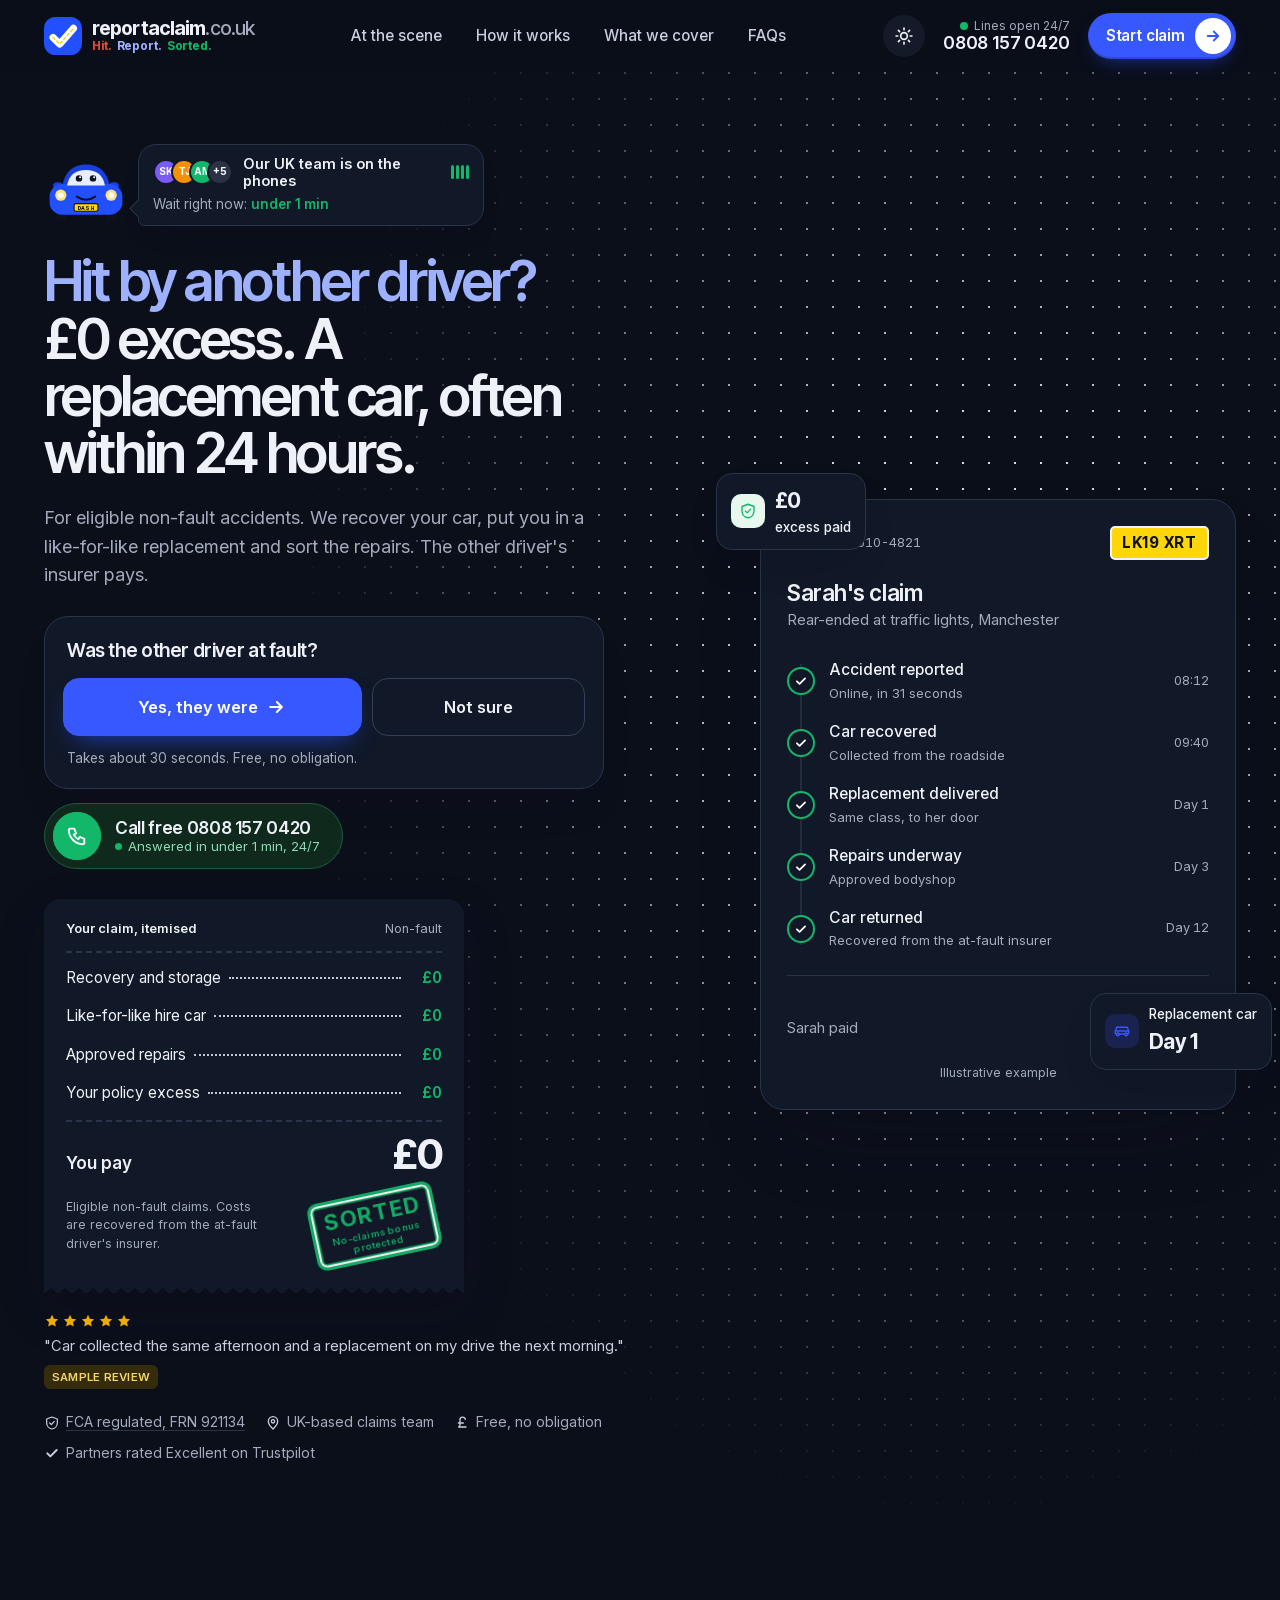
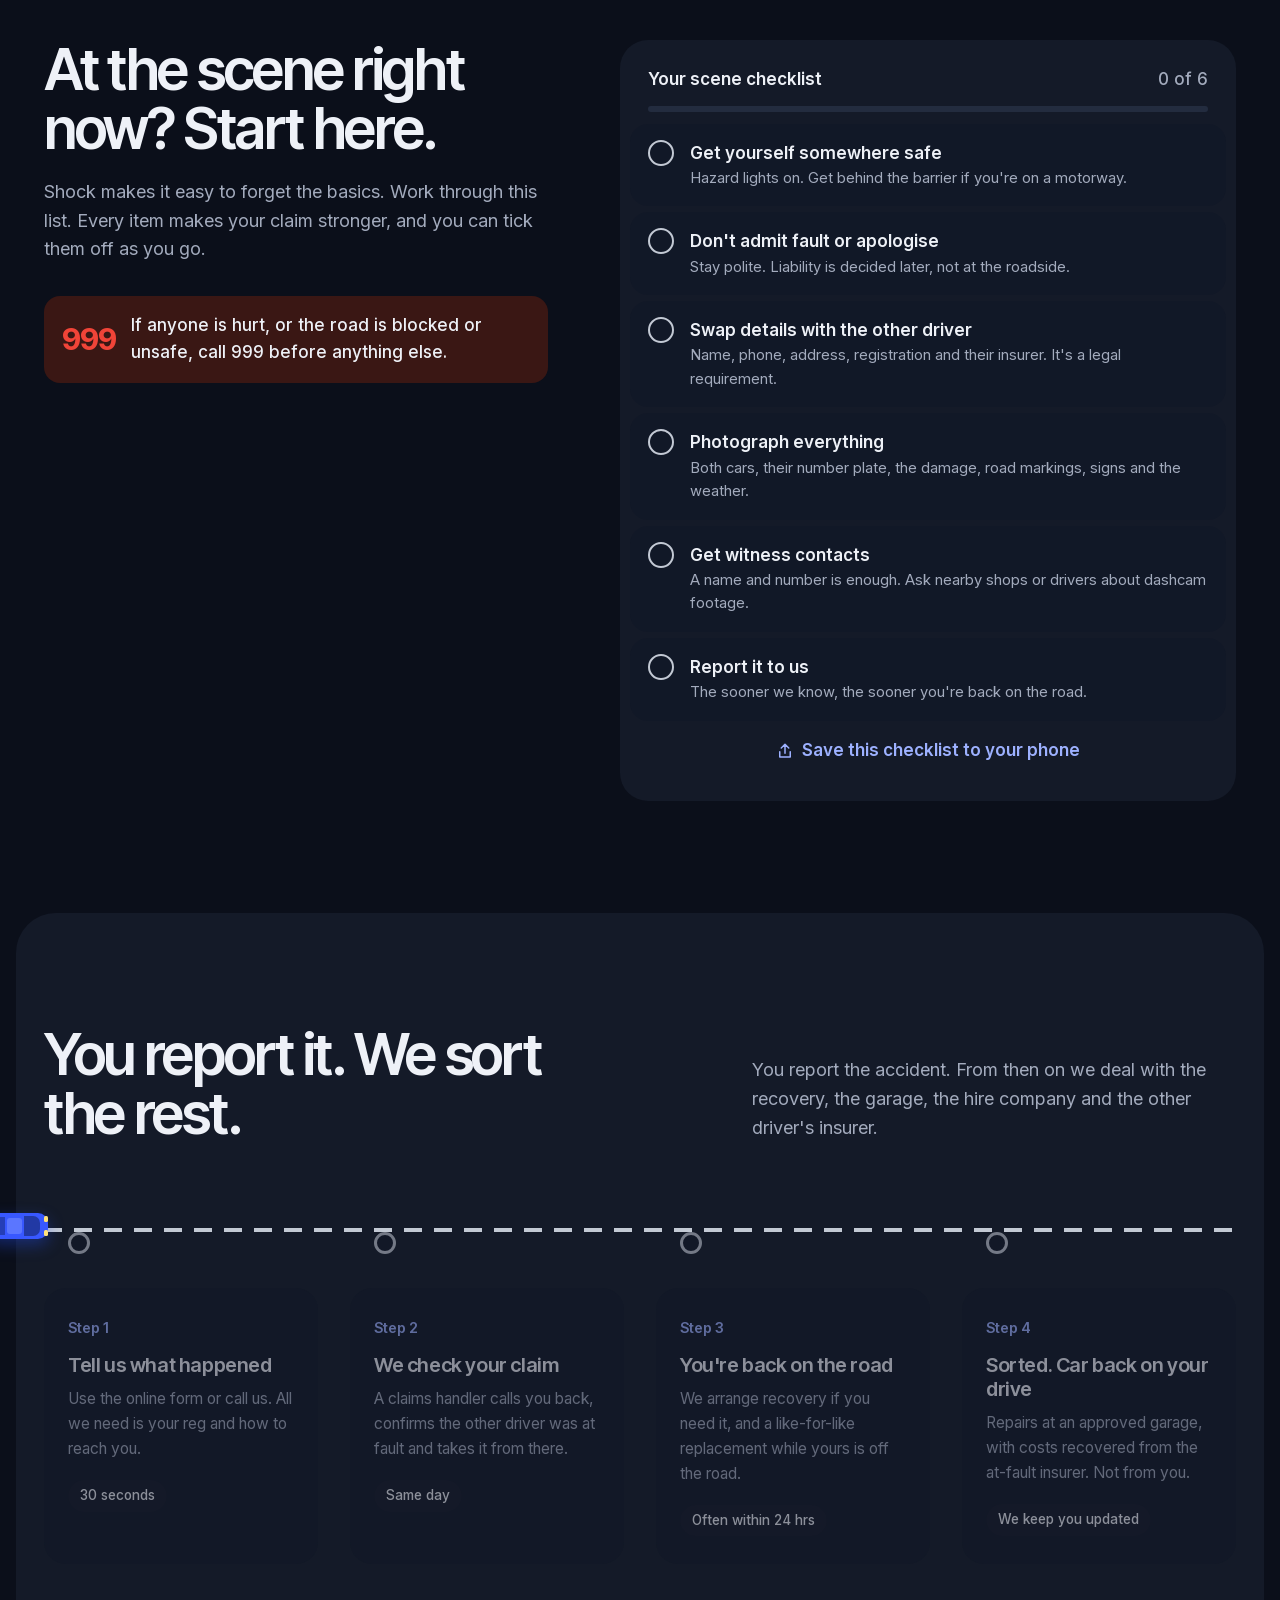
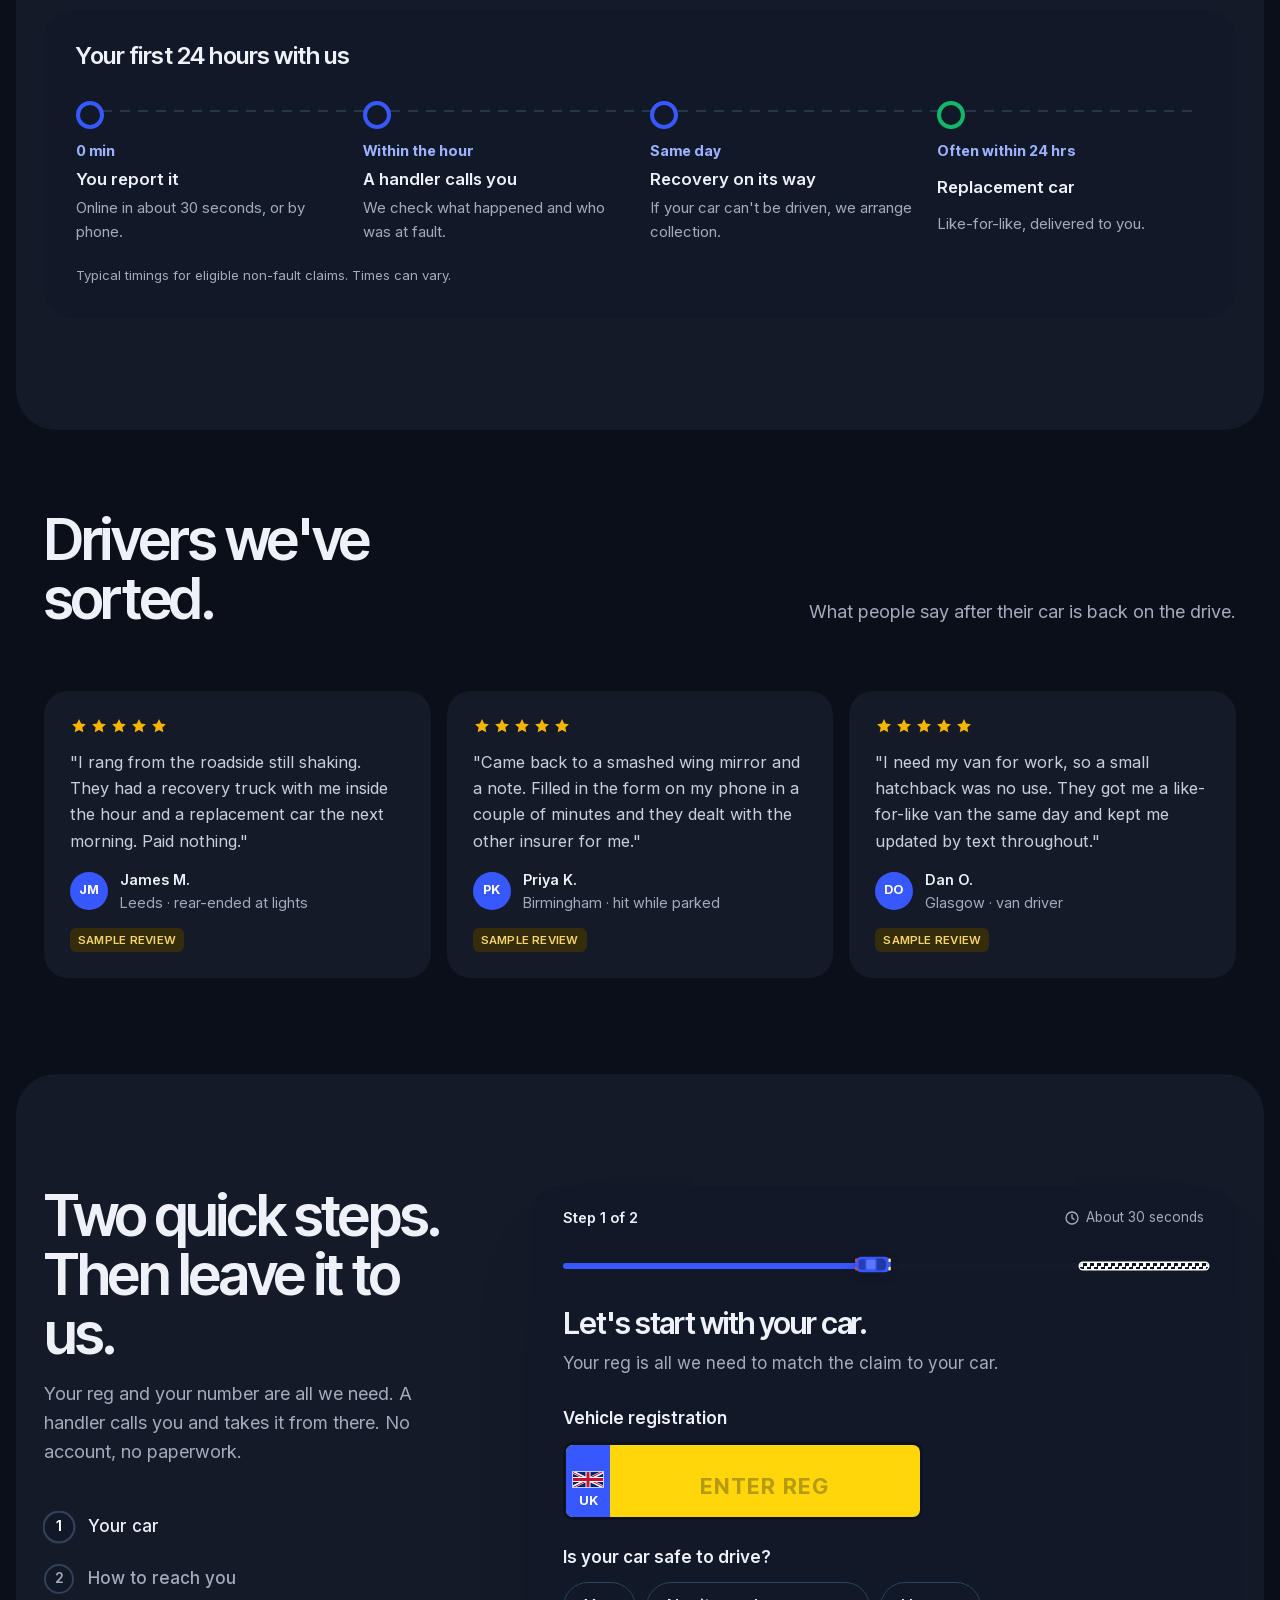
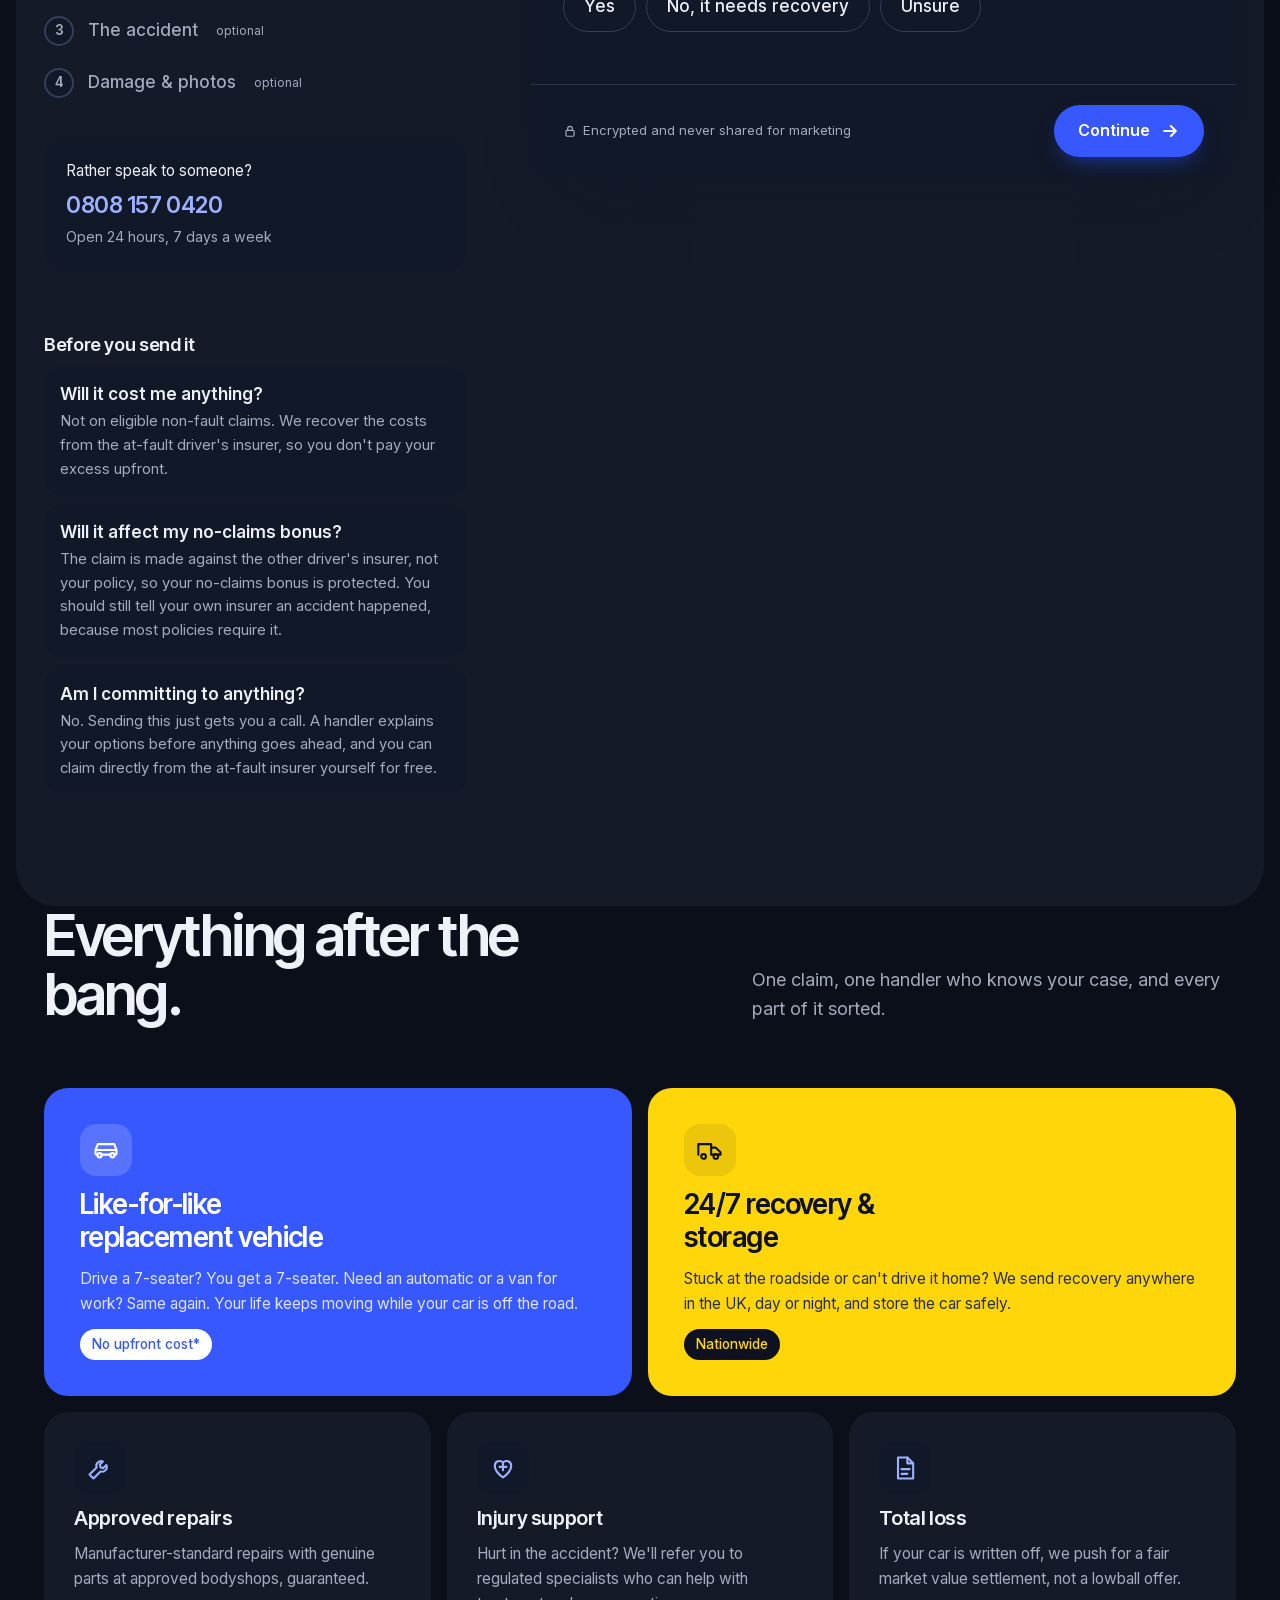
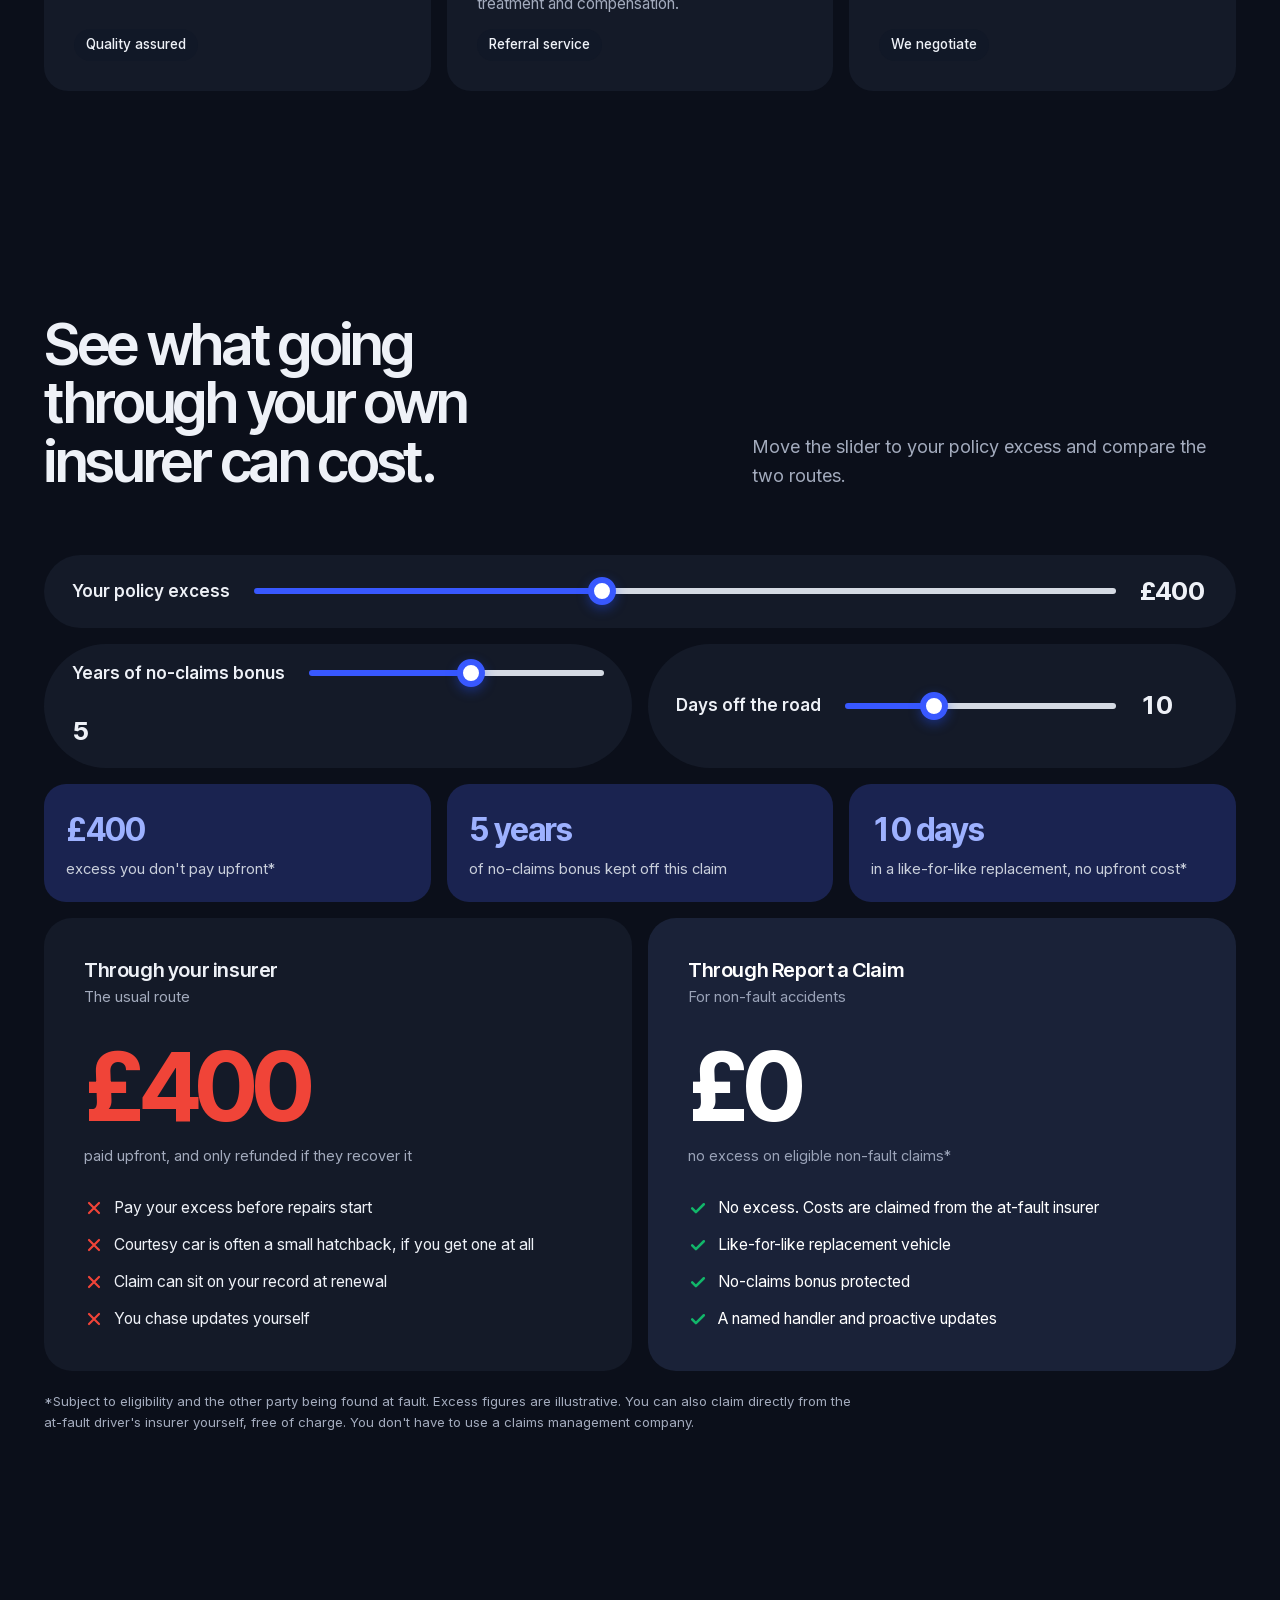
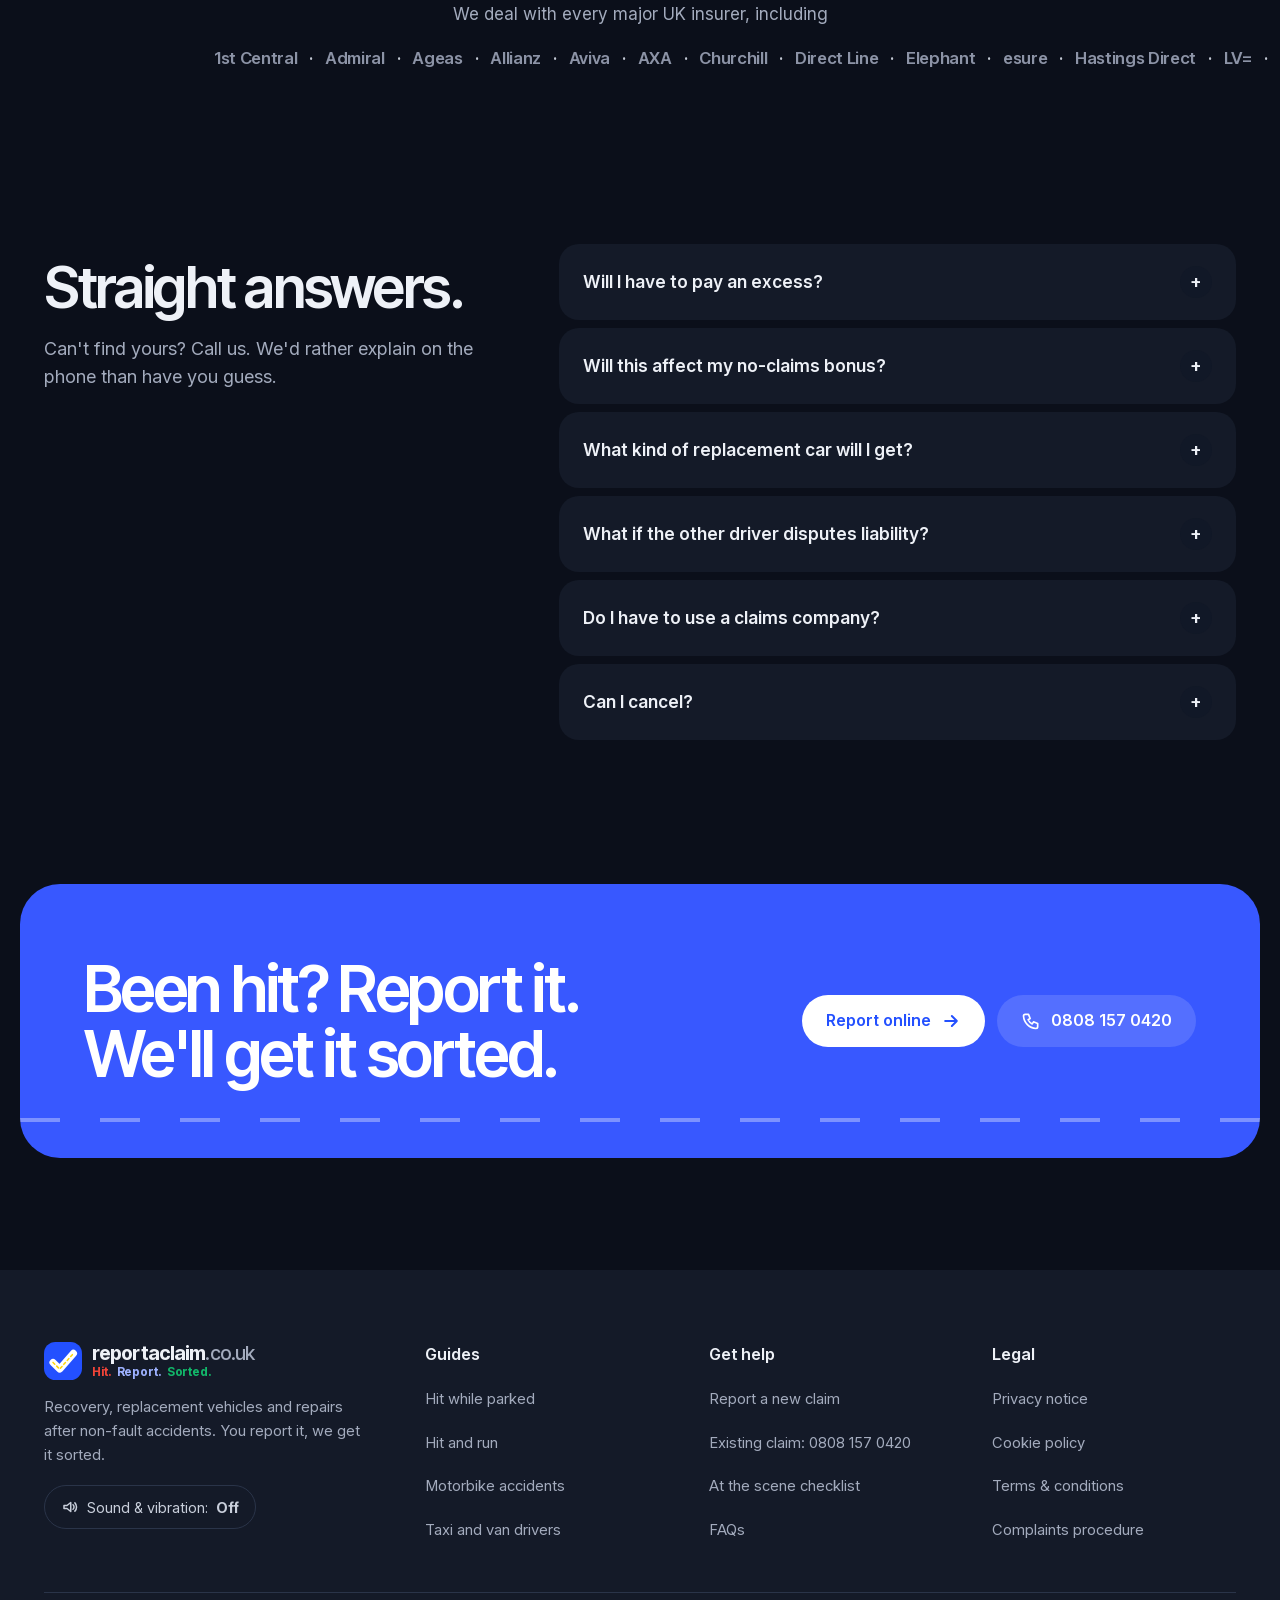
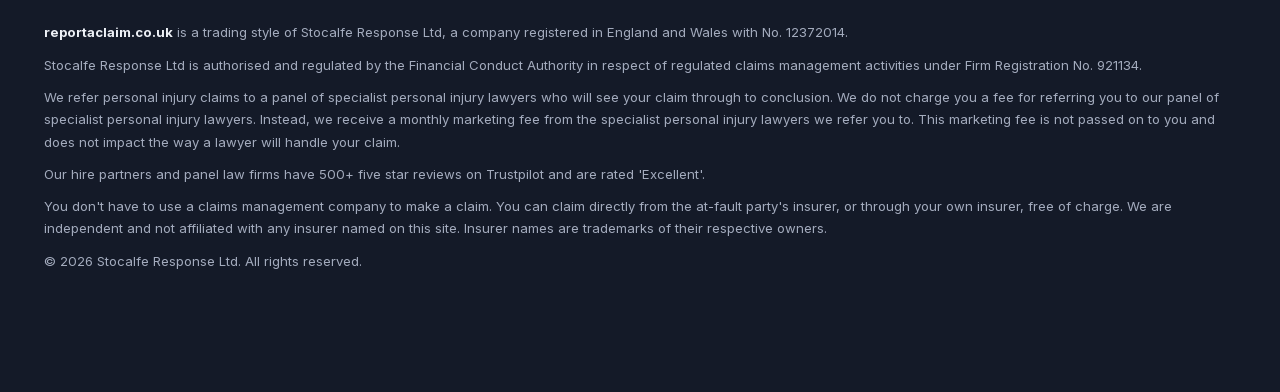
<file: index.html>
<!doctype html>
<html lang="en-GB">
<head>
<meta charset="utf-8">
<meta name="viewport" content="width=device-width, initial-scale=1">
<title>Report a Claim | Hit. Report. Sorted.</title>
<meta name="description" content="Hit by another driver? Report it in 30 seconds and we'll get it sorted: recovery, a like-for-like replacement car and repairs, with no excess on eligible claims.">
<meta name="theme-color" content="#FFFFFF">
<!-- TODO: switch canonical and og:url to https://reportaclaim.co.uk/ once the domain points here -->
<link rel="canonical" href="https://report-a-claim.vercel.app/">
<meta property="og:type" content="website">
<meta property="og:site_name" content="Report a Claim">
<meta property="og:url" content="https://report-a-claim.vercel.app/">
<meta property="og:title" content="Hit by another driver? Report it. We'll get it sorted.">
<meta property="og:description" content="Report a non-fault accident in 30 seconds. Recovery, a like-for-like replacement car and repairs, with no excess on eligible claims.">
<meta property="og:locale" content="en_GB">
<meta name="twitter:card" content="summary">
<script type="application/ld+json">{"@context":"https://schema.org","@type":"Organization","name":"Report a Claim","legalName":"Stocalfe Response Ltd","url":"https://report-a-claim.vercel.app/","telephone":"+448081570420","areaServed":"GB","slogan":"Hit. Report. Sorted.","contactPoint":{"@type":"ContactPoint","telephone":"+448081570420","contactType":"claims","areaServed":"GB","availableLanguage":"en-GB","hoursAvailable":{"@type":"OpeningHoursSpecification","dayOfWeek":["Monday","Tuesday","Wednesday","Thursday","Friday","Saturday","Sunday"],"opens":"00:00","closes":"23:59"}}}</script>
<link rel="icon" href="data:image/svg+xml,%3Csvg xmlns='http://www.w3.org/2000/svg' viewBox='0 0 40 40'%3E%3Crect width='40' height='40' rx='12' fill='%232350FF'/%3E%3Cpath d='M9.5 21.5l7 7L31 12' fill='none' stroke='%23fff' stroke-width='7.5' stroke-linecap='round' stroke-linejoin='round'/%3E%3Cpath d='M9.5 21.5l7 7L31 12' fill='none' stroke='%23FFD60A' stroke-width='1.6' stroke-linecap='round' stroke-dasharray='2.6 2.9'/%3E%3C/svg%3E">
<link rel="preload" href="fonts/inter-tight-latin.woff2" as="font" type="font/woff2" crossorigin>
<link rel="preload" href="fonts/inter-latin.woff2" as="font" type="font/woff2" crossorigin>
<style>
/* Self-hosted Inter and Inter Tight (latin, variable). Google's copy is only a fallback for files opened from disk. */
@font-face{font-family:"Inter";font-style:normal;font-weight:400 700;font-display:swap;src:url(fonts/inter-latin.woff2) format("woff2"),url(https://fonts.gstatic.com/s/inter/v20/UcC73FwrK3iLTeHuS_nVMrMxCp50SjIa1ZL7W0Q5nw.woff2) format("woff2")}
@font-face{font-family:"Inter Tight";font-style:normal;font-weight:500 700;font-display:swap;src:url(fonts/inter-tight-latin.woff2) format("woff2"),url(https://fonts.gstatic.com/s/intertight/v9/NGSwv5HMAFg6IuGlBNMjxLsH8ahuQ2e8.woff2) format("woff2")}
/* Fallback faces sized to Inter's metrics, so text doesn't jump when the web fonts arrive */
@font-face{font-family:"Inter Fallback";src:local("Arial"),local("ArialMT"),local("Liberation Sans");size-adjust:105.9%;ascent-override:91.5%;descent-override:22.9%;line-gap-override:0%}
@font-face{font-family:"Inter Tight Fallback";font-weight:500 700;src:local("Arial Bold"),local("Arial-BoldMT"),local("Liberation Sans Bold");size-adjust:94.8%;ascent-override:102.2%;descent-override:25.6%;line-gap-override:0%}
:root{
  --ink:#0E1220; --ink-2:#2B3245; --muted:#5D6578;
  --bg:#FFFFFF; --soft:#F4F6F9; --soft-2:#EBEEF3; --line:#E3E7EE;
  --blue:#2350FF; --blue-h:#1A3FE0; --blue-soft:#E8EDFF; --blue-ink:#0B1A4A;
  --plate:#FFD60A; --plate-d:#E0B800;
  --go:#12B76A; --stop:#F04438;
  --display:"Inter Tight","Inter Tight Fallback",ui-sans-serif,system-ui,sans-serif;
  --body:"Inter","Inter Fallback",ui-sans-serif,system-ui,sans-serif;
  --max:1240px;
  --ease:cubic-bezier(.2,.7,.2,1);
}
*{box-sizing:border-box;margin:0;padding:0}
[hidden]{display:none!important}
html{scroll-behavior:smooth;-webkit-text-size-adjust:100%;overflow-x:clip}
body{font-family:var(--body);background:var(--bg);color:var(--ink);font-size:17px;line-height:1.6;overflow-x:hidden;-webkit-font-smoothing:antialiased;font-feature-settings:"cv11","ss01"}
img,svg{display:block;max-width:100%}
a{color:inherit}
button,input,select,textarea{font:inherit;color:inherit}
:focus-visible{outline:3px solid var(--blue);outline-offset:3px;border-radius:6px}
.wrap{max-width:var(--max);margin:0 auto;padding:0 24px}
.sr{position:absolute;width:1px;height:1px;overflow:hidden;clip:rect(0 0 0 0);white-space:nowrap}
h1,h2,h3{font-family:var(--display);font-weight:600;line-height:1.02;letter-spacing:-.04em}
h2{font-size:clamp(2.1rem,4.6vw,3.6rem)}
h3{font-size:1.25rem;letter-spacing:-.02em;line-height:1.2}
.lede{font-size:1.125rem;color:var(--muted);max-width:50ch}

/* Buttons */
.btn{display:inline-flex;align-items:center;justify-content:center;gap:10px;min-height:52px;padding:0 24px;border-radius:999px;border:0;font-weight:600;font-size:1rem;text-decoration:none;cursor:pointer;transition:background .2s var(--ease),transform .2s var(--ease),box-shadow .2s var(--ease)}
.btn:hover{transform:translateY(-2px)}
.btn:active{transform:translateY(0)}
.btn svg{width:20px;height:20px;transition:transform .2s var(--ease)}
.btn:hover svg{transform:translateX(3px)}
.btn-amber,.btn-ink{background:var(--blue);color:#fff;box-shadow:0 10px 24px -10px rgba(35,80,255,.7)}
.btn-amber:hover,.btn-ink:hover{background:var(--blue-h)}
.btn-ghost{background:var(--soft);color:var(--ink)}
.btn-ghost:hover{background:var(--soft-2)}

/* Header + scroll progress */
.top{position:sticky;top:0;z-index:50;background:rgba(255,255,255,.85);backdrop-filter:saturate(1.6) blur(16px);-webkit-backdrop-filter:saturate(1.6) blur(16px);transition:box-shadow .2s}
.top.scrolled{box-shadow:0 1px 0 var(--line)}
.top .wrap{display:flex;align-items:center;justify-content:space-between;height:72px;gap:16px}
.logo{display:flex;align-items:center;text-decoration:none}
.logo{gap:10px;color:var(--ink)}
.logo-mark{width:38px;height:38px;flex:none;transition:transform .4s var(--ease)}
.logo:hover .logo-mark{transform:rotate(-8deg)}
.logo-word{font-family:var(--display);font-weight:700;font-size:1.22rem;letter-spacing:-.045em;line-height:1}
.logo-word span{font-weight:500;color:var(--muted)}
.logo-text{display:flex;flex-direction:column;gap:3px}
.tagline{display:flex;gap:5px;font-family:var(--display);font-size:.74rem;font-weight:700;letter-spacing:-.01em;line-height:1}
.tagline b{font-weight:700;animation:word .5s var(--ease) both}
.tagline b:nth-child(1){color:var(--stop);animation-delay:.5s}
.tagline b:nth-child(2){color:var(--blue);animation-delay:.8s}
.tagline b:nth-child(3){color:var(--go);animation-delay:1.1s}
@keyframes word{from{opacity:0;transform:translateY(6px)}to{opacity:1;transform:none}}
nav.main{display:flex;gap:6px;font-weight:500;font-size:.95rem}
nav.main a{text-decoration:none;color:var(--ink-2);padding:8px 14px;border-radius:999px;transition:background .2s}
nav.main a:hover{background:var(--soft)}
.top-cta{display:flex;align-items:center;gap:18px}
.hdr-call{display:none;flex:none;width:42px;height:42px;border-radius:50%;background:#0A7A46;color:#fff;place-items:center}
.hdr-call svg{width:20px;height:20px}
.phone-link{display:flex;flex-direction:column;align-items:flex-end;text-decoration:none;line-height:1.15}
.phone-link small{font-size:.75rem;color:var(--muted);display:flex;align-items:center;gap:6px}
.phone-link strong{font-family:var(--display);font-weight:600;font-size:1.1rem;letter-spacing:-.01em}
.live-dot{width:8px;height:8px;border-radius:50%;background:var(--go);animation:pulse 2s infinite}
@keyframes pulse{0%{box-shadow:0 0 0 0 rgba(18,183,106,.55)}70%,100%{box-shadow:0 0 0 8px rgba(18,183,106,0)}}
.progress{position:absolute;left:0;right:0;bottom:-1px;height:3px;background:transparent}
.progress span{position:absolute;left:0;top:0;bottom:0;width:calc(var(--sp,0)*100%);background:var(--blue)}
.progress svg{position:absolute;top:-8px;left:calc(var(--sp,0)*100%);width:30px;height:15px;margin-left:-28px;color:var(--blue);opacity:var(--spv,0);transition:opacity .3s}

/* Hero */
.hero{position:relative;padding:72px 0 64px}
.hero::before{content:"";position:absolute;inset:0;background:radial-gradient(circle at 1px 1px,#D5DAE3 1px,transparent 1.5px) 0 0/26px 26px;-webkit-mask:radial-gradient(ellipse 70% 80% at 75% 40%,#000 20%,transparent 75%);mask:radial-gradient(ellipse 70% 80% at 75% 40%,#000 20%,transparent 75%);pointer-events:none}
.hero .wrap{position:relative;display:grid;grid-template-columns:1.15fr .85fr;gap:72px;align-items:center}
.hero h1{font-size:clamp(2.3rem,4.4vw,4rem);line-height:1.02;letter-spacing:-.045em;margin-bottom:22px;max-width:16ch}
.hero h1 .kw{display:block;color:var(--blue)}
.hero .lede{margin-bottom:26px}

/* Quick start: one tap on fault, one tap on when, then into the form */
.quick{max-width:560px;background:#fff;border:1px solid var(--line);border-radius:24px;padding:18px;box-shadow:0 24px 50px -30px rgba(14,18,32,.35)}
.q-label{font-family:var(--display);font-weight:600;font-size:1.2rem;letter-spacing:-.02em;margin:0 0 12px 4px}
.q-label:focus{outline:none}
.q-btns{display:grid;grid-template-columns:1.4fr 1fr;gap:10px}
.q-btns.three{grid-template-columns:repeat(3,1fr)}
.q-btn{display:flex;align-items:center;justify-content:center;gap:8px;min-height:58px;padding:0 12px;white-space:nowrap;border-radius:16px;border:1.5px solid #D5DAE3;background:#fff;font-weight:600;font-size:1.02rem;cursor:pointer;transition:border-color .2s,background .2s,transform .15s;-webkit-tap-highlight-color:transparent}
.q-btn:hover{border-color:var(--ink-2)}
.q-btn:active{transform:scale(.97)}
.q-btn.main{background:var(--blue);border-color:var(--blue);color:#fff;box-shadow:0 12px 26px -12px rgba(35,80,255,.75)}
.q-btn.main:hover{background:var(--blue-h)}
.q-btn svg{width:20px;height:20px}
.q-step[data-q="2"]{animation:in .35s var(--ease);margin-top:18px}
.q-btns:has([aria-pressed=true]) .q-btn[aria-pressed=false]{opacity:.5}
.q-btn[aria-pressed=true]:not(.main){border-color:var(--blue);background:var(--blue-soft)}
.q-foot{margin:12px 0 0 4px;font-size:.85rem;color:var(--muted)}
[data-theme=dark] .quick,[data-theme=dark] .q-btn:not(.main){background:var(--card)}
[data-theme=dark] .q-btn:not(.main){border-color:#34405A}
.plate{display:flex;align-items:stretch;border:3px solid var(--ink);border-radius:10px;overflow:hidden;background:var(--plate);flex:1 1 260px;transition:transform .2s var(--ease),box-shadow .2s}
.plate .gb{background:var(--blue);color:#fff;width:44px;display:flex;flex-direction:column;align-items:center;justify-content:flex-end;padding:6px 0;font-weight:700;font-size:.8rem;gap:4px}
.plate .gb .flag{width:30px;height:15px;outline:1px solid rgba(255,255,255,.7)}
.plate input{flex:1;min-width:0;border:0;background:transparent;font-family:var(--display);font-weight:700;font-size:2.2rem;letter-spacing:.05em;text-transform:uppercase;text-align:center;padding:8px 10px;color:var(--ink)}
.plate input::placeholder{color:rgba(14,18,32,.3);font-size:.62em;letter-spacing:.08em}
.plate input:focus{outline:none}
.plate:focus-within{box-shadow:0 0 0 5px rgba(35,80,255,.2);transform:translateY(-2px)}


/* Dash, the mascot, hosts the live status */
.host{display:flex;align-items:flex-end;gap:10px;margin-bottom:26px;max-width:440px}
.dash{flex:none;width:84px;height:70px;border:0;background:none;padding:0;cursor:pointer;-webkit-tap-highlight-color:transparent;transform-origin:50% 100%}
.dash svg{width:100%;height:100%;overflow:visible}
.dash .eyes{transition:transform .25s var(--ease)}
.dash .lids{transform-origin:60px 32px;transform:scaleY(0);animation:blink 4.5s infinite}
@keyframes blink{0%,94%,100%{transform:scaleY(0)}96%{transform:scaleY(1)}}
.dash .beam{opacity:0;transition:opacity .2s}
.dash.hop{animation:hop .6s var(--ease)}
.dash.hop .beam{opacity:1}
@keyframes hop{30%{transform:translateY(-12px) scaleY(1.04)}55%{transform:translateY(0) scaleY(.94)}75%{transform:translateY(-3px)}}
.bubble{position:relative;flex:1;min-width:0;background:#fff;border:1px solid var(--line);border-radius:18px 18px 18px 6px;padding:10px 14px;box-shadow:0 14px 30px -18px rgba(14,18,32,.35)}
.bubble::before{content:"";position:absolute;left:-7px;bottom:10px;width:12px;height:12px;background:#fff;border-left:1px solid var(--line);border-bottom:1px solid var(--line);transform:rotate(45deg)}
.bubble-top{display:flex;align-items:center;gap:10px}
.faces{display:flex}
.faces i{width:26px;height:26px;border-radius:50%;border:2px solid #fff;margin-left:-8px;display:grid;place-items:center;font-style:normal;font-size:.62rem;font-weight:700;color:#fff}
.faces i:first-child{margin-left:0;background:#7A5AF8}.faces i:nth-child(2){background:#F79009}.faces i:nth-child(3){background:#12B76A}
.faces i:last-child{background:var(--ink)}
.bubble-top b{font-size:.9rem;font-weight:600;line-height:1.2}
.waves{display:inline-flex;align-items:center;gap:2px;height:14px;margin-left:auto}
.waves span{width:3px;height:100%;border-radius:3px;background:var(--go);animation:wave 1s ease-in-out infinite}
.waves span:nth-child(2){animation-delay:-.2s}.waves span:nth-child(3){animation-delay:-.4s}.waves span:nth-child(4){animation-delay:-.6s}
@keyframes wave{0%,100%{transform:scaleY(.3)}50%{transform:scaleY(1)}}
.bubble-msg{font-size:.84rem;color:var(--muted);margin-top:4px;min-height:1.3em}
.bubble-msg .wait{color:var(--go)}

/* Start button: pill with a chip the car drives out of */
.btn-start{position:relative;overflow:hidden;white-space:nowrap;display:inline-flex;align-items:center;justify-content:space-between;gap:16px;min-height:64px;padding:0 8px 0 26px;border:0;border-radius:999px;background:var(--blue);color:#fff;font-weight:600;font-size:1.08rem;letter-spacing:-.01em;text-decoration:none;cursor:pointer;box-shadow:0 14px 30px -12px rgba(35,80,255,.75),inset 0 -3px 0 rgba(0,0,0,.18);transition:transform .2s var(--ease),box-shadow .2s,background .2s;-webkit-tap-highlight-color:transparent}
.btn-start:hover{background:var(--blue-h);transform:translateY(-2px)}
.btn-start:active{transform:scale(.98);box-shadow:0 6px 16px -8px rgba(35,80,255,.75),inset 0 -1px 0 rgba(0,0,0,.18)}
.btn-start .chip-ic{position:relative;flex:none;width:48px;height:48px;border-radius:50%;background:#fff;color:var(--blue);display:grid;place-items:center;overflow:hidden;transition:width .3s var(--ease)}
.btn-start .chip-ic svg{position:absolute;width:22px;height:22px;transition:transform .45s var(--ease)}
.btn-start .chip-ic .car{width:30px;height:15px;transform:translateX(-60px)}
.btn-start:hover .chip-ic{width:60px}
.btn-start.go .chip-ic .arr{transform:translateX(60px)}
.btn-start.go .chip-ic .car{transform:translateX(70px);transition:transform .7s cubic-bezier(.5,0,.2,1) .1s}
.btn-start.go .chip-ic{width:60px}
.btn-start.sm{min-height:46px;padding:0 5px 0 18px;font-size:.95rem;gap:10px;box-shadow:0 8px 20px -10px rgba(35,80,255,.7),inset 0 -2px 0 rgba(0,0,0,.18)}
.btn-start.sm .chip-ic{width:36px;height:36px}
.btn-start.sm .chip-ic svg{width:18px;height:18px}
.btn-start.sm:hover .chip-ic{width:42px}

/* Call button */
.call-btn{display:inline-flex;align-items:center;gap:14px;margin-top:14px;padding:8px 22px 8px 8px;min-height:64px;border-radius:999px;background:#E7F8EF;color:var(--ink);text-decoration:none;border:1.5px solid #B7E8D0;transition:transform .2s var(--ease),background .2s,border-color .2s;-webkit-tap-highlight-color:transparent}
.call-btn:hover{background:#D9F4E6;border-color:var(--go);transform:translateY(-2px)}
.call-btn:active{transform:scale(.98)}
.call-ic{position:relative;flex:none;width:48px;height:48px;border-radius:50%;background:var(--go);color:#fff;display:grid;place-items:center}
.call-ic svg{width:22px;height:22px;animation:wiggle 4s ease-in-out infinite 1s}
.call-ic::after{content:"";position:absolute;inset:0;border-radius:50%;border:2px solid var(--go);animation:ripple 2.4s ease-out infinite}
.call-txt{display:flex;flex-direction:column;line-height:1.25}
.call-txt b{font-family:var(--display);font-weight:600;font-size:1.08rem;letter-spacing:-.02em}
.call-txt small{display:flex;align-items:center;gap:6px;font-size:.82rem;color:#3B6B52}
.call-txt .live-dot{width:7px;height:7px}

/* Receipt: prints line by line, then gets stamped */
.receipt{position:relative;margin-top:30px;max-width:420px;background:#fff;padding:20px 22px 24px;border-radius:16px 16px 0 0;filter:drop-shadow(0 18px 24px rgba(14,18,32,.12)) drop-shadow(0 0 1px rgba(14,18,32,.35));animation:rise .8s var(--ease) both}
.receipt::after{content:"";position:absolute;left:0;right:0;bottom:-10px;height:10px;background:linear-gradient(135deg,#fff 50%,transparent 50%) 0 0/14px 10px,linear-gradient(225deg,#fff 50%,transparent 50%) 0 0/14px 10px}
.rc-head{display:flex;justify-content:space-between;font-size:.8rem;color:var(--muted);padding-bottom:12px;margin-bottom:6px;border-bottom:2px dashed var(--line)}
.rc-head span:first-child{font-weight:600;color:var(--ink)}
.rc-lines{list-style:none}
.rc-lines li{display:flex;align-items:baseline;gap:8px;padding:7px 0;font-size:.95rem;animation:print .4s var(--ease) both}
.rc-lines li:nth-child(1){animation-delay:.6s}.rc-lines li:nth-child(2){animation-delay:.8s}.rc-lines li:nth-child(3){animation-delay:1s}.rc-lines li:nth-child(4){animation-delay:1.2s}
@keyframes print{from{opacity:0;transform:translateY(-6px)}to{opacity:1;transform:none}}
.rc-lines i{flex:1;min-width:16px;border-bottom:2px dotted #C3C9D4;transform:translateY(-4px)}
.rc-lines b,.rc-total b{font-variant-numeric:tabular-nums;font-weight:600}
.rc-lines b{color:var(--go);min-width:2.2em;text-align:right}
.rc-total{display:flex;justify-content:space-between;align-items:baseline;margin-top:8px;padding-top:12px;border-top:2px dashed var(--line);animation:print .4s var(--ease) 1.4s both}
.rc-total span{font-weight:600}
.rc-total b{font-family:var(--display);font-size:2.6rem;line-height:1;letter-spacing:-.05em;font-weight:700}
.rc-foot{display:flex;align-items:center;justify-content:space-between;gap:14px;margin-top:14px}
.rc-note{flex:1;min-width:0;font-size:.78rem;line-height:1.45;color:var(--muted);max-width:26ch}
.stamp{flex:none;margin-right:4px;display:flex;flex-direction:column;align-items:center;padding:8px 12px 7px;border:3px solid var(--go);border-radius:10px;color:var(--go);transform:rotate(-12deg);background:rgba(255,255,255,.6);box-shadow:inset 0 0 0 2px #fff,inset 0 0 0 3.5px var(--go);animation:stamp .45s cubic-bezier(.3,1.6,.5,1) 1.8s both;pointer-events:none}
.stamp b{font-family:var(--display);font-weight:700;font-size:1.35rem;letter-spacing:.08em;text-transform:uppercase;line-height:1}
.stamp small{font-size:.58rem;font-weight:600;text-align:center;line-height:1.2;margin-top:3px;letter-spacing:.02em}
@keyframes stamp{0%{opacity:0;transform:rotate(-12deg) scale(2.2)}60%{opacity:1;transform:rotate(-12deg) scale(.94)}100%{opacity:.92;transform:rotate(-12deg) scale(1)}}

/* Hero load sequence */
.host,.hero h1,.hero .lede,.hero .quick,.hero .call-btn,.stage{animation:rise .8s var(--ease) both}
.hero h1{animation-delay:.06s}.hero .lede{animation-delay:.14s}.hero .quick{animation-delay:.2s}.hero .call-btn{animation-delay:.26s}.hero .receipt{animation-delay:.3s}.stage{animation-delay:.3s}
@keyframes rise{from{opacity:0;transform:translateY(22px)}to{opacity:1;transform:none}}

/* Tracker stage (tilts with the pointer) */
.stage{position:relative;perspective:1200px}
.tracker{position:relative;background:#fff;border:1px solid var(--line);border-radius:24px;padding:26px;box-shadow:0 40px 80px -30px rgba(14,18,32,.28),0 12px 24px -12px rgba(14,18,32,.12);transform:rotateX(var(--rx,0deg)) rotateY(var(--ry,0deg));transition:transform .25s var(--ease);transform-style:preserve-3d}
.float{position:absolute;z-index:2;display:flex;align-items:center;gap:10px;background:#fff;border:1px solid var(--line);border-radius:16px;padding:10px 14px;font-size:.85rem;font-weight:500;box-shadow:0 18px 40px -16px rgba(14,18,32,.3)}
.float b{font-family:var(--display);font-size:1.3rem;font-weight:700;letter-spacing:-.03em}
.float .ic{width:34px;height:34px;border-radius:10px;display:grid;place-items:center}
.float .ic svg{width:18px;height:18px}
.float.f1{top:-26px;left:-44px}
.float.f1 .ic{background:#E7F8EF;color:var(--go)}
.float.f2{bottom:40px;right:-36px}
.float.f2 .ic{background:var(--blue-soft);color:var(--blue)}
.tracker-head{display:flex;justify-content:space-between;align-items:center;margin-bottom:20px;gap:12px}
.tracker-head .ref{font-size:.8rem;color:var(--muted);font-variant-numeric:tabular-nums}
.tracker-head .mini-plate{background:var(--plate);color:var(--ink);font-family:var(--display);font-weight:700;padding:3px 10px;border-radius:5px;border:2px solid var(--ink);letter-spacing:.05em;font-size:.95rem}
.tracker h3{font-size:1.4rem;margin-bottom:2px}
.tracker .sub{color:var(--muted);font-size:.92rem;margin-bottom:18px}
.steps-live{list-style:none;position:relative}
.steps-live::before{content:"";position:absolute;left:13px;top:14px;bottom:14px;width:2px;background:var(--soft-2)}
.steps-live li{position:relative;display:grid;grid-template-columns:28px 1fr auto;gap:14px;align-items:center;padding:8px 0;opacity:.38;transition:opacity .4s}
.steps-live li.done,.steps-live li.now{opacity:1}
.steps-live .dot{width:28px;height:28px;border-radius:50%;background:#fff;border:2px solid var(--soft-2);display:grid;place-items:center;position:relative;z-index:1;transition:background .4s,border-color .4s}
.steps-live .dot svg{width:14px;height:14px;color:#fff;opacity:0;transition:opacity .3s}
.steps-live li.done .dot{background:var(--go);border-color:var(--go)}
.steps-live li.done .dot svg{opacity:1}
.steps-live li.now .dot{background:var(--blue);border-color:var(--blue)}
.steps-live li.now .dot::after{content:"";position:absolute;inset:-6px;border-radius:50%;border:2px solid var(--blue);animation:ring 1.6s infinite}
@keyframes ring{from{transform:scale(.8);opacity:1}to{transform:scale(1.4);opacity:0}}
.steps-live .label{font-weight:500;font-size:.97rem}
.steps-live .label small{display:block;color:var(--muted);font-weight:400;font-size:.82rem}
.steps-live .time{font-size:.8rem;color:var(--muted);font-variant-numeric:tabular-nums}
.tracker-foot{margin-top:16px;padding-top:16px;border-top:1px solid var(--line);display:flex;justify-content:space-between;align-items:baseline;font-size:.92rem;color:var(--muted)}
.tracker-foot strong{font-family:var(--display);font-weight:700;font-size:2.2rem;letter-spacing:-.05em;color:var(--ink)}
.tracker-note{display:block;margin-top:14px;text-align:center;font-size:.78rem;color:var(--muted)}

/* Sections */
section{padding:112px 0}
.sec-head{display:grid;grid-template-columns:1fr 1fr;align-items:end;gap:40px;margin-bottom:64px}
.sec-head h2{max-width:14ch}
.sec-head .lede{justify-self:end;max-width:44ch}

/* At the scene */
.scene{padding:112px 0}
.scene-grid{display:grid;grid-template-columns:.9fr 1.1fr;gap:72px;align-items:start}
.scene h2{margin-bottom:20px;max-width:12ch}
.scene .wrap>div:first-child{position:sticky;top:110px}
.emergency{margin-top:32px;display:flex;gap:16px;align-items:center;background:#FEF0EF;border-radius:16px;padding:16px 18px;font-weight:500}
.emergency .n{font-family:var(--display);font-weight:700;font-size:1.9rem;color:var(--stop);line-height:1;letter-spacing:-.04em}
.checklist{background:var(--soft);border-radius:28px;padding:10px}
.check-progress{display:flex;justify-content:space-between;align-items:center;padding:16px 18px 12px;font-weight:600}
#clCount{color:var(--muted);font-weight:500;font-variant-numeric:tabular-nums}
.bar{height:6px;background:var(--soft-2);border-radius:99px;overflow:hidden;margin:0 18px 12px}
.bar span{display:block;height:100%;width:0;background:var(--go);border-radius:99px;transition:width .5s var(--ease)}
.check-item{display:grid;grid-template-columns:28px 1fr;gap:14px;align-items:start;padding:16px 18px;border-radius:18px;cursor:pointer;background:#fff;margin-bottom:6px;transition:transform .2s var(--ease),box-shadow .2s}
.check-item:hover{transform:translateX(4px);box-shadow:0 10px 24px -16px rgba(14,18,32,.35)}
.check-item input{position:absolute;opacity:0;pointer-events:none}
.check-item .box{width:26px;height:26px;border-radius:50%;border:2px solid #C3C9D4;display:grid;place-items:center;transition:all .25s var(--ease)}
.check-item .box svg{width:14px;height:14px;opacity:0;transform:scale(.4);transition:all .25s var(--ease);color:#fff}
.check-item input:checked+.box{background:var(--go);border-color:var(--go)}
.check-item input:checked+.box svg{opacity:1;transform:scale(1)}
.check-item input:focus-visible+.box{outline:3px solid var(--blue);outline-offset:3px}
.check-item strong{display:block;font-weight:600}
.check-item span.d{display:block;color:var(--muted);font-size:.92rem}
.check-item input:checked~div strong{color:var(--muted);text-decoration:line-through;text-decoration-thickness:2px}
.check-done{display:none;margin:8px 0 2px;padding:16px 18px;border-radius:18px;background:var(--blue);color:#fff;font-weight:600;align-items:center;justify-content:space-between;gap:12px;flex-wrap:wrap;animation:rise .5s var(--ease)}
.check-done .btn-ink{background:#fff;color:var(--blue);box-shadow:none}
.check-done.show{display:flex}

/* How it works: a route the car drives as you scroll */
#how{background:var(--soft);border-radius:40px;margin:0 16px}
#how+.claim-sec,.reviews+.claim-sec{margin-top:16px}
.route{position:relative;--p:0}
.route-line{position:absolute;left:0;right:0;top:22px;height:4px;border-radius:4px;background:repeating-linear-gradient(90deg,#C3C9D4 0 18px,transparent 18px 30px)}
.route-fill{position:absolute;left:0;top:0;bottom:0;width:calc(var(--p)*100%);background:var(--blue);border-radius:4px}
.route-car{position:absolute;top:-18px;left:calc(var(--p)*100%);width:64px;height:32px;margin-left:-58px;color:var(--blue);filter:drop-shadow(0 6px 8px rgba(35,80,255,.35))}
.how{display:grid;grid-template-columns:repeat(4,1fr);gap:32px;list-style:none;padding-top:72px}
.how li{position:relative;padding:28px 24px;background:#fff;border-radius:22px;transition:transform .5s var(--ease),box-shadow .5s,opacity .5s;opacity:.55;transform:translateY(10px)}
.how li.reached{opacity:1;transform:none;box-shadow:0 24px 50px -28px rgba(14,18,32,.35)}
.how li::before{content:"";position:absolute;top:-56px;left:24px;width:16px;height:16px;border-radius:50%;background:#fff;border:3px solid #C3C9D4;transition:border-color .3s,background .3s}
.how li.reached::before{border-color:var(--blue);background:var(--blue)}
.how .n{display:block;font-family:var(--display);font-size:.9rem;font-weight:600;color:var(--blue);margin-bottom:14px}
.how li p{color:var(--muted);margin-top:10px;font-size:.97rem}
.how li .when{display:inline-block;margin-top:18px;font-size:.85rem;font-weight:500;padding:5px 12px;border-radius:999px;background:var(--soft)}

/* Services: bento */
.services{display:grid;grid-template-columns:repeat(6,1fr);gap:16px}
.svc{grid-column:span 2;background:var(--soft);border-radius:24px;padding:30px;display:flex;flex-direction:column;gap:12px;position:relative;overflow:hidden;transition:transform .3s var(--ease),box-shadow .3s}
.svc:hover{transform:translateY(-6px);box-shadow:0 30px 50px -30px rgba(14,18,32,.4)}
.svc.big{grid-column:span 3;min-height:300px;padding:36px;background:var(--blue);color:#fff}
.svc.big.dark{background:var(--plate);color:var(--ink)}
.svc.big h3{font-size:1.75rem;max-width:16ch}
.svc.big p{color:rgba(255,255,255,.82)}
.svc.big.dark p{color:var(--ink-2)}
.svc .ic{width:52px;height:52px;border-radius:16px;background:#fff;display:grid;place-items:center;color:var(--blue);transition:transform .4s var(--ease)}
.svc:hover .ic{transform:rotate(-8deg) scale(1.08)}
.svc.big .ic{background:rgba(255,255,255,.16);color:#fff}
.svc.big.dark .ic{background:rgba(14,18,32,.08);color:var(--ink)}
.svc .ic svg{width:28px;height:28px}
.svc p{color:var(--muted);font-size:.97rem}
.svc .tag{align-self:flex-start;font-size:.85rem;font-weight:500;margin-top:auto;padding:5px 12px;border-radius:999px;background:#fff}
.svc.big .tag{background:#fff;color:var(--blue)}
.svc.big.dark .tag{background:var(--ink);color:var(--plate)}

/* Excess comparison */
.compare{display:grid;grid-template-columns:1fr 1fr;gap:16px}
.cmp-col{padding:40px;border-radius:28px}
.cmp-col.them{background:var(--soft)}
.cmp-col.us{background:var(--ink);color:#fff}
.cmp-col h3{margin-bottom:4px}
.cmp-col .cap{font-size:.92rem;color:var(--muted);margin-bottom:28px}
.cmp-col.us .cap{color:#9AA3B8}
.cost{font-family:var(--display);font-weight:700;font-size:clamp(3.4rem,7.5vw,6rem);line-height:1;letter-spacing:-.06em;font-variant-numeric:tabular-nums}
.cmp-col.them .cost{color:var(--stop)}
.cmp-col.us .cost{color:#fff}
.cost-note{font-size:.9rem;margin:10px 0 28px;color:var(--muted)}
.cmp-col.us .cost-note{color:#9AA3B8}
.cmp-list{list-style:none;display:grid;gap:12px}
.cmp-list li{display:flex;gap:10px;align-items:flex-start;font-size:.98rem}
.cmp-list svg{flex:none;width:20px;height:20px;margin-top:3px}
.them .cmp-list svg{color:var(--stop)}
.us .cmp-list svg{color:var(--go)}
.slider-box{background:var(--soft);border-radius:999px;padding:16px 28px;margin-bottom:16px;display:flex;align-items:center;gap:24px;flex-wrap:wrap}
.slider-box label{font-weight:600}
.slider-box output{font-family:var(--display);font-weight:700;font-size:1.6rem;min-width:4ch;letter-spacing:-.03em;font-variant-numeric:tabular-nums}
input[type=range]{flex:1 1 240px;appearance:none;-webkit-appearance:none;height:6px;border-radius:99px;background:linear-gradient(90deg,var(--blue) var(--p,40%),#D5DAE3 var(--p,40%));cursor:pointer}
input[type=range]::-webkit-slider-thumb{-webkit-appearance:none;width:28px;height:28px;border-radius:50%;background:#fff;border:6px solid var(--blue);box-shadow:0 4px 12px rgba(35,80,255,.4);transition:transform .15s}
input[type=range]:active::-webkit-slider-thumb{transform:scale(1.15)}
input[type=range]::-moz-range-thumb{width:18px;height:18px;border-radius:50%;background:#fff;border:6px solid var(--blue)}
.fine{font-size:.82rem;color:var(--muted);margin-top:20px;max-width:90ch}

/* Wizard */
.claim-sec{background:var(--soft);border-radius:40px;margin:0 16px}
.claim-grid{display:grid;grid-template-columns:.75fr 1.25fr;gap:64px;align-items:start}
.claim-side{position:sticky;top:110px}
.claim-side h2{margin-bottom:18px}
.side-steps{list-style:none;margin-top:36px;display:grid;gap:4px}
.side-steps li{display:flex;gap:14px;align-items:center;padding:9px 0;color:var(--muted);font-weight:500;transition:color .2s}
.side-steps li .n{width:30px;height:30px;border-radius:50%;border:2px solid #D5DAE3;display:grid;place-items:center;font-size:.85rem;font-weight:600;transition:all .3s var(--ease);flex:none;background:#fff}
.side-steps li.active{color:var(--ink)}
.side-steps li.active .n{border-color:var(--blue);background:var(--blue);color:#fff;transform:scale(1.1)}
.side-steps li.done{color:var(--ink)}
.side-steps li.done .n{border-color:var(--go);background:var(--go);color:#fff}
.side-help{margin-top:32px;padding:20px 22px;border-radius:20px;background:#fff;font-size:.95rem}
.side-help a{font-family:var(--display);font-weight:600;font-size:1.4rem;letter-spacing:-.02em;text-decoration:none;display:block;margin:4px 0 2px;color:var(--blue)}

.wizard{background:#fff;border-radius:28px;box-shadow:0 40px 80px -40px rgba(14,18,32,.3);overflow:hidden}
.wz-top{padding:20px 32px;display:flex;justify-content:space-between;align-items:center;gap:12px}
.wz-top .count{font-weight:600;font-size:.9rem}
.wz-top .timer{font-size:.85rem;color:var(--muted);display:flex;align-items:center;gap:6px}
.wz-bar{height:4px;background:var(--soft);margin:0 32px;border-radius:4px;overflow:hidden}
.wz-bar span{display:block;height:100%;width:20%;background:var(--blue);border-radius:4px;transition:width .5s var(--ease)}
.wz-body{padding:32px 32px 28px}
.step{display:none;animation:in .4s var(--ease);border:0;min-width:0}
.step.active{display:block}
@keyframes in{from{opacity:0;transform:translateX(20px)}to{opacity:1;transform:none}}
.step h3{font-size:1.9rem;margin-bottom:8px;letter-spacing:-.035em}
.step .hint{color:var(--muted);margin-bottom:28px}
.field{margin-bottom:24px}
.field>label,.field>.lbl{display:block;font-weight:600;margin-bottom:10px}
.field .opt{font-weight:400;color:var(--muted);font-size:.9rem}
.input{width:100%;min-height:54px;padding:12px 16px;border:1.5px solid #D5DAE3;border-radius:14px;background:#fff;transition:border-color .15s,box-shadow .15s;font-size:1rem}
.input:hover{border-color:#A9B1BF}
.input:focus{outline:none;border-color:var(--blue);box-shadow:0 0 0 4px rgba(35,80,255,.15)}
.row2{display:grid;grid-template-columns:1fr 1fr;gap:16px}
.chips{display:flex;flex-wrap:wrap;gap:10px}
.chip{position:relative}
.chip input{position:absolute;opacity:0;inset:0;cursor:pointer}
.chip span{display:flex;align-items:center;gap:8px;min-height:50px;padding:0 20px;border:1.5px solid #D5DAE3;border-radius:999px;font-weight:500;cursor:pointer;transition:all .2s var(--ease);background:#fff}
.chip:hover span{border-color:var(--ink-2)}
.chip input:checked+span{border-color:var(--blue);background:var(--blue);color:#fff;transform:scale(1.03)}
.chip input:focus-visible+span{outline:3px solid var(--blue);outline-offset:2px}
.err{display:none;color:var(--stop);font-size:.88rem;font-weight:500;margin-top:8px}
.field.invalid .err{display:block;animation:shake .35s}
@keyframes shake{25%{transform:translateX(-4px)}75%{transform:translateX(4px)}}
.field.invalid .input,.field.invalid .plate,.field.invalid .chip span{border-color:var(--stop)}
.wizard .plate{max-width:360px}

/* Damage map */
.damage{display:grid;grid-template-columns:auto 1fr;gap:32px;align-items:center}
.car-map{width:170px}
.car-map .zone{fill:var(--soft);stroke:var(--ink);stroke-width:2;cursor:pointer;transition:fill .2s}
.car-map .zone:hover{fill:var(--blue-soft)}
.car-map .zone.on{fill:var(--stop)}
.car-map .zone:focus{outline:none}
.car-map .zone:focus-visible{stroke:var(--blue);stroke-width:4}
.car-map .glass{fill:#C9D3EA;pointer-events:none}
.car-map .wheel{fill:var(--ink);pointer-events:none}
.dmg-list{display:flex;flex-wrap:wrap;gap:8px;min-height:36px}
.dmg-list .pill{background:var(--stop);color:#fff;font-size:.85rem;font-weight:500;padding:6px 12px;border-radius:99px;animation:pop .3s var(--ease)}
@keyframes pop{from{transform:scale(.6);opacity:0}}
.dmg-list .none{color:var(--muted);font-size:.95rem}

.callout{display:flex;gap:12px;padding:14px 16px;border-radius:14px;background:#FFF7D6;font-size:.93rem;margin-bottom:24px}
.callout svg{flex:none;width:20px;height:20px;margin-top:2px}
.callout.go{background:#E7F8EF}
.field>label.consent,.consent{display:flex;gap:12px;align-items:flex-start;font-size:.92rem;color:var(--muted);cursor:pointer}
.consent input{width:22px;height:22px;flex:none;margin-top:2px;accent-color:var(--blue)}


.wz-nav{display:flex;justify-content:space-between;align-items:center;gap:12px;padding:20px 32px;border-top:1px solid var(--line)}
.wz-nav .back{background:none;border:0;font-weight:600;cursor:pointer;padding:12px 4px;display:flex;align-items:center;gap:6px}
.wz-nav .back[hidden]{display:none}
.secure{font-size:.82rem;color:var(--muted);display:flex;gap:6px;align-items:center}

.success{display:none;padding:56px 32px;text-align:center}
.success.show{display:block;animation:in .4s var(--ease)}
.success .tick{width:84px;height:84px;margin:0 auto 24px;border-radius:50%;background:var(--go);display:grid;place-items:center;animation:pop .5s var(--ease)}
.success .tick svg{width:42px;height:42px;color:#fff;stroke-dasharray:40;stroke-dashoffset:40;animation:draw .5s .25s forwards}
@keyframes draw{to{stroke-dashoffset:0}}
.success h3{font-size:2.1rem;margin-bottom:10px}
.ref-box{display:inline-block;margin:18px 0 28px;padding:10px 22px;border:3px solid var(--ink);border-radius:10px;background:var(--plate);font-family:var(--display);font-weight:700;font-size:1.7rem;letter-spacing:.05em}
.next{list-style:none;text-align:left;max-width:440px;margin:0 auto 28px;display:grid;gap:12px}
.next li{display:flex;gap:12px;align-items:flex-start}
.next li b{flex:none;width:26px;height:26px;border-radius:50%;background:var(--blue);color:#fff;display:grid;place-items:center;font-size:.8rem}

/* Insurers */
.insurers{padding:56px 0}
.ins-head{text-align:center;color:var(--muted);margin-bottom:14px}
.ins-list{max-width:900px;margin:0 auto;padding:0 24px;text-align:center;font-family:var(--display);font-weight:600;font-size:1.05rem;line-height:2;letter-spacing:-.02em;color:#8C93A6}
.ins-list span{white-space:nowrap}
.ins-list span+span::before{content:"·";margin:0 12px;color:#C3C9D4}

/* FAQ */
.faq-grid{display:grid;grid-template-columns:.8fr 1.2fr;gap:64px}
.faq details{border-radius:20px;margin-bottom:8px;background:var(--soft);padding:0 24px;transition:background .2s}
.faq details[open]{background:var(--blue-soft)}
.faq summary{list-style:none;cursor:pointer;padding:22px 0;font-weight:600;font-size:1.08rem;display:flex;justify-content:space-between;gap:20px;align-items:center}
.faq summary::-webkit-details-marker{display:none}
.faq summary .pm{flex:none;width:32px;height:32px;border-radius:50%;background:#fff;display:grid;place-items:center;transition:transform .3s var(--ease),background .3s,color .3s}
.faq details[open] summary .pm{transform:rotate(45deg);background:var(--blue);color:#fff}
.faq details p{padding:0 0 24px;color:var(--ink-2);max-width:62ch}

/* Final CTA */
.final{padding:24px 0 112px}
.final .wrap{position:relative;display:flex;justify-content:space-between;align-items:center;gap:40px;flex-wrap:wrap;background:var(--blue);color:#fff;border-radius:40px;padding:72px 64px;overflow:hidden}
.final .wrap::after{content:"";position:absolute;left:0;right:0;bottom:36px;height:4px;background:repeating-linear-gradient(90deg,rgba(255,255,255,.35) 0 40px,transparent 40px 80px);animation:drive 2.5s linear infinite}
@keyframes drive{to{background-position:-80px 0}}
.final h2{max-width:13ch;font-size:clamp(2.2rem,5vw,4.2rem)}
.final .btns{display:flex;gap:12px;flex-wrap:wrap;position:relative;z-index:1}
.final .btn-ink{background:#fff;color:var(--blue);box-shadow:none}
.final .btn-ink:hover{background:var(--plate);color:var(--ink)}
.final .btn-ghost{background:rgba(255,255,255,.14);color:#fff}
.final .btn-ghost:hover{background:rgba(255,255,255,.24)}

/* Footer */
footer{background:var(--soft);color:var(--muted);padding:72px 0 120px;font-size:.92rem}
.foot-grid{display:grid;grid-template-columns:1.4fr 1fr 1fr 1fr;gap:40px;margin-bottom:44px}
footer h4{color:var(--ink);font-family:var(--display);font-weight:600;font-size:1rem;margin-bottom:14px}
footer ul{list-style:none;display:grid;gap:8px}
footer a{text-decoration:none}
footer a:hover{color:var(--ink)}
footer .logo{margin-bottom:16px}
.reg{border-top:1px solid var(--line);padding-top:28px;font-size:.82rem;line-height:1.7;display:grid;gap:10px}
.reg strong{color:var(--ink)}

/* Help dock: Dash drives in with a phone and a live wait time */
.dock{position:fixed;right:10px;bottom:calc(10px + env(safe-area-inset-bottom));z-index:60;display:flex;align-items:flex-end;gap:4px;padding:0;border:0;background:none;cursor:pointer;transform:translateX(140%);transition:transform .8s cubic-bezier(.3,1.25,.5,1);-webkit-tap-highlight-color:transparent}
.dock.show{transform:none}
.dock-bubble{position:relative;margin-bottom:26px;background:#fff;border:1px solid var(--line);border-radius:16px 16px 4px 16px;padding:9px 13px;text-align:left;white-space:nowrap;box-shadow:0 14px 30px -14px rgba(14,18,32,.45);transform-origin:100% 100%;transition:transform .35s var(--ease),opacity .25s}
.dock-bubble b{display:block;font-size:.9rem;font-weight:600;color:var(--ink);line-height:1.25}
.dock-bubble small{display:flex;align-items:center;gap:6px;font-size:.76rem;color:var(--muted)}
.dock-bubble .live-dot{width:7px;height:7px}
.dock.mini .dock-bubble{transform:scale(.3);opacity:0}
.dock:hover .dock-bubble,.dock:focus-visible .dock-bubble{transform:none;opacity:1}
.dock:focus-visible{outline:none}
.dock:focus-visible .dock-dash{outline:3px solid var(--blue);outline-offset:4px;border-radius:20px}
.dock-dash{position:relative;display:block;width:86px;height:72px;filter:drop-shadow(0 12px 14px rgba(14,18,32,.28))}
.dock-dash .car{width:100%;height:100%;overflow:visible}
.dock.show .dock-dash{animation:arrive .9s var(--ease)}
@keyframes arrive{0%{transform:rotate(-4deg)}55%{transform:rotate(2deg) translateY(-3px)}80%{transform:rotate(-1deg)}100%{transform:none}}
.dock:active .dock-dash{transform:scale(.94)}
.dock-ph{position:absolute;top:-4px;right:-4px;width:32px;height:32px;border-radius:50%;background:var(--go);color:#fff;display:grid;place-items:center;border:3px solid #fff}
.dock-ph svg{width:15px;height:15px;animation:wiggle 4s ease-in-out infinite}
.dock-ph::after{content:"";position:absolute;inset:-3px;border-radius:50%;border:2px solid var(--go);animation:ripple 2.4s ease-out infinite}
.dock-dash .lids{transform-origin:60px 32px;transform:scaleY(0);animation:blink 5.5s infinite 1s}
.dock-dash .eyes{transition:transform .25s var(--ease)}

/* Resume banner, quick dates, success extras */
.resume{display:flex;align-items:center;gap:10px;margin-bottom:18px;padding:10px 10px 10px 16px;border-radius:16px;background:var(--blue-soft);font-size:.9rem;animation:rise .5s var(--ease)}
.resume[hidden]{display:none}
.resume span{flex:1;min-width:0}
.resume-go{flex:none;border:0;border-radius:999px;background:var(--blue);color:#fff;font-weight:600;padding:9px 16px;cursor:pointer}
.resume-x{flex:none;width:32px;height:32px;border:0;border-radius:50%;background:transparent;display:grid;place-items:center;cursor:pointer;color:var(--muted)}
.resume-x svg{width:14px;height:14px}
.qdate{display:flex;gap:8px;margin-bottom:10px;flex-wrap:wrap}
.qdate button{min-height:44px;padding:0 16px;border:1.5px solid #D5DAE3;border-radius:999px;background:#fff;font-weight:500;cursor:pointer;transition:all .2s var(--ease)}
.qdate button:hover{border-color:var(--ink-2)}
.qdate button[aria-pressed="true"]{background:var(--blue);border-color:var(--blue);color:#fff}
.after{display:flex;flex-wrap:wrap;gap:10px;justify-content:center}
.after .btn-ghost svg{color:#25D366}
.save-contact{flex-basis:100%;margin-top:6px;font-size:.9rem;color:var(--blue);font-weight:500;text-underline-offset:3px}
.sheet-bg{position:fixed;inset:0;z-index:70;background:rgba(14,18,32,.45);backdrop-filter:blur(3px);-webkit-backdrop-filter:blur(3px);opacity:0;transition:opacity .3s}
.sheet-bg.open{opacity:1}
.sheet{position:fixed;left:0;right:0;bottom:0;z-index:80;background:#fff;border-radius:28px 28px 0 0;padding:10px 20px calc(24px + env(safe-area-inset-bottom));transform:translateY(105%);transition:transform .45s var(--ease);max-height:92vh;overflow:auto}
.sheet.open{transform:none}
.sheet .grab{width:44px;height:5px;border-radius:5px;background:var(--soft-2);margin:4px auto 18px}
.sheet h3{font-size:1.5rem;margin-bottom:6px;padding-right:44px}
.sheet-sub{color:var(--muted);font-size:.95rem;display:flex;align-items:center;gap:8px;margin-bottom:18px}
.sheet-close{position:absolute;top:18px;right:16px;width:40px;height:40px;border-radius:50%;border:0;background:var(--soft);cursor:pointer;display:grid;place-items:center}
.sheet-close svg{width:18px;height:18px}
.opt{display:grid;grid-template-columns:48px 1fr 20px;gap:14px;align-items:center;width:100%;padding:14px;margin-bottom:8px;border:1.5px solid var(--line);border-radius:18px;background:#fff;text-decoration:none;text-align:left;cursor:pointer;transition:border-color .2s,transform .2s var(--ease)}
.opt:hover,.opt:active{border-color:var(--blue);transform:translateY(-1px)}
.opt b{display:block;font-weight:600;font-size:1.02rem}
.opt small{display:block;color:var(--muted);font-size:.86rem}
.opt>svg{width:20px;height:20px;color:var(--muted)}
.oi{width:48px;height:48px;border-radius:14px;display:grid;place-items:center;background:var(--soft);color:var(--ink)}
.oi svg{width:22px;height:22px}
.oi.call{background:var(--go);color:#fff}
.oi.wa{background:#25D366;color:#fff}
.oi.web{background:var(--blue);color:#fff}
.opt.primary{border-color:var(--go);background:#F1FBF6}
.cb{display:flex;gap:8px;margin:-2px 0 10px;padding:12px;border-radius:18px;background:var(--soft);flex-wrap:wrap}
.cb .input{flex:1 1 180px;min-height:50px}
.cb .btn{min-height:50px}
.cb-msg{width:100%;font-size:.9rem;color:var(--muted)}
.cb-msg.ok{color:var(--go);font-weight:600}
.cb-msg.bad{color:var(--stop)}
.sheet-foot{margin-top:12px;font-size:.8rem;color:var(--muted);text-align:center}
@media (min-width:681px){
  .sheet{left:auto;right:24px;bottom:24px;width:420px;border-radius:28px;padding-bottom:24px;transform:translateY(20px) scale(.97);opacity:0;pointer-events:none;transition:transform .35s var(--ease),opacity .25s}
  .sheet.open{transform:none;opacity:1;pointer-events:auto}
  .sheet .grab{display:none}
  .dock{right:22px;bottom:22px}
  .dock-dash{width:96px;height:80px}
}

/* Reviews. TODO: the sample reviews are placeholders for testing; replace with genuine reviews before launch */
.reviews{padding:80px 0}
.rv-grid{display:grid;grid-template-columns:repeat(3,1fr);gap:16px;list-style:none}
.rv-card{display:flex;flex-direction:column;gap:14px;background:var(--soft);border-radius:24px;padding:26px}
.stars{display:flex;gap:2px;color:#F5B400}
.stars svg{width:18px;height:18px}
.rv-card blockquote{font-size:1.02rem;color:var(--ink-2)}
.rv-who{display:flex;align-items:center;gap:12px;margin-top:auto;font-size:.9rem;color:var(--muted)}
.rv-who i{flex:none;width:38px;height:38px;border-radius:50%;display:grid;place-items:center;font-style:normal;font-weight:700;font-size:.8rem;color:#fff;background:var(--blue)}
.rv-who b{display:block;color:var(--ink);font-weight:600}
.sample{align-self:flex-start;font-size:.72rem;font-weight:600;letter-spacing:.02em;text-transform:uppercase;padding:3px 8px;border-radius:6px;background:#FFF7D6;color:#7A5B00}
[data-theme=dark] .sample{background:#352C0C;color:#F5D46B}
.hero-quote{display:flex;flex-wrap:wrap;align-items:center;gap:6px 10px;margin-top:30px;font-size:.92rem;color:var(--ink-2)}
.hero-quote .stars svg{width:16px;height:16px}
@media (max-width:1000px){.rv-grid{grid-template-columns:1fr 1fr}}
@media (max-width:680px){
  .reviews{padding:56px 0}
  /* Swipe through the reviews instead of stacking them */
  .rv-grid{display:flex;overflow-x:auto;scroll-snap-type:x mandatory;margin:0 -16px;padding:0 16px 6px;scrollbar-width:none}
  .rv-grid::-webkit-scrollbar{display:none}
  .rv-card{flex:0 0 84%;scroll-snap-align:center}
}

/* Trust row + wait time */
.trust{display:flex;flex-wrap:wrap;gap:8px 20px;margin-top:22px;font-size:.88rem;color:var(--muted)}
.trust span{display:flex;align-items:center;gap:6px}
.trust svg{width:16px;height:16px;color:var(--ink-2)}
.wait{font-weight:600;color:var(--ink)}
.restored{display:none;margin:0 32px;padding:10px 14px;border-radius:12px;background:var(--blue-soft);font-size:.88rem;justify-content:space-between;gap:12px;align-items:center}
.restored.show{display:flex}
.restored button{border:0;background:none;color:var(--blue);font-weight:600;cursor:pointer;text-decoration:underline;text-underline-offset:3px}

/* Scene checklist toggle (phones only) */
.cl-open{display:none;align-items:center;justify-content:space-between;width:calc(100% - 12px);margin:0 6px 6px;min-height:56px;padding:0 18px;border:0;border-radius:18px;background:#fff;font-weight:600;cursor:pointer;color:var(--ink)}
.cl-open svg{width:18px;height:18px;transform:rotate(90deg);color:var(--blue)}
.checklist.open .cl-open{display:none}
[data-theme=dark] .cl-open{background:var(--card)}

/* After the claim is sent */
.sent-strip{display:flex;align-items:center;gap:10px;margin:0 32px;padding:10px 14px;border-radius:12px;background:#E7F8EF;font-size:.9rem}
.sent-strip svg{flex:none;width:18px;height:18px;color:var(--go)}
[data-theme=dark] .sent-strip{background:#0F2A1D}
.pickup,.more-details{max-width:460px;margin:0 auto 18px;padding:18px 20px;border-radius:20px;text-align:left}
.pickup{background:#E7F8EF}
.pickup p,.more-details p{margin-bottom:12px;font-size:.95rem}
.pickup .btn,.more-details .btn{width:100%}
.more-details{border:1.5px dashed #B9C2D3}
[data-theme=dark] .pickup{background:#0F2A1D}
.scene-note a{font-weight:600}
.scene-note a+a{display:inline-block;margin-top:4px}

/* Common worries, next to the form */
.worries{grid-column:1;align-self:start}
.worries h3{font-size:1.15rem;margin-bottom:12px}
.worries dl{display:grid;gap:10px}
.worries dl>div{background:#fff;border-radius:18px;padding:14px 16px}
.worries dt{font-weight:600}
.worries dd{color:var(--muted);font-size:.92rem;margin-top:2px}
[data-theme=dark] .worries dl>div{background:var(--card)}
.side-steps .opt-step small{font-size:.75rem;color:var(--muted);font-weight:400;margin-left:4px}
.trust a{display:flex;align-items:center;gap:6px;text-decoration:underline;text-decoration-color:var(--line);text-underline-offset:3px}

/* Reveal */
.rv{opacity:0;transform:translateY(28px);transition:opacity .8s var(--ease),transform .8s var(--ease)}
.rv.in{opacity:1;transform:none}

@media (max-width:1000px){
  nav.main{display:none}
  .hero .wrap,.scene-grid,.claim-grid,.faq-grid{grid-template-columns:minmax(0,1fr)}
  .hero .wrap{gap:64px}
  .stage{max-width:500px;margin:0 auto;width:100%}
  .sec-head{grid-template-columns:1fr;gap:16px}
  .sec-head .lede{justify-self:start}
  .scene .wrap>div:first-child{position:static}
  .route-line{left:22px;right:auto;top:0;bottom:0;width:4px;height:auto;background:repeating-linear-gradient(180deg,#C3C9D4 0 18px,transparent 18px 30px)}
  .route-fill{width:auto;right:0;height:calc(var(--p)*100%)}
  .route-car{left:-8px;top:calc(var(--p)*100%);margin:-16px 0 0;transform:rotate(90deg)}
  .how{grid-template-columns:1fr;padding:0 0 0 64px;gap:20px}
  .how li::before{top:32px;left:-50px}
  .services{grid-template-columns:1fr 1fr}
  .svc,.svc.big{grid-column:span 1}
  .claim-side{position:static}
  .side-steps{display:none}
  .foot-grid{grid-template-columns:1fr 1fr}
}
@media (max-width:680px){
  body{font-size:16px}
  section{padding:80px 0}
  .wrap{padding:0 16px}
  #how,.claim-sec{margin:0 8px;border-radius:28px}
  .hero{padding:40px 0 48px}
  .hero h1{font-size:clamp(1.85rem,8.6vw,2.5rem);margin-bottom:16px}
  h2{font-size:clamp(1.9rem,8.5vw,2.5rem)}
  .float.f1{left:-6px;top:-30px}
  .float.f2{right:-6px;bottom:-24px}
  .phone-link{display:none}
  .services,.compare,.row2,.foot-grid{grid-template-columns:1fr}
  .cmp-col,.svc.big{padding:28px 22px}
  .slider-box{border-radius:24px}
  .wz-body{padding:24px 20px 20px}
  .wz-top,.wz-nav{padding:16px 20px}
  .wz-bar{margin:0 20px}
  .damage{grid-template-columns:1fr;justify-items:center}
  .plate input{font-size:1.8rem}
  .restored,.sent-strip{margin:0 20px}
  .hero .lede{margin-bottom:24px}
  .host{margin-bottom:22px}
  .dash{width:72px;height:60px}
  .quick{padding:14px;border-radius:20px}
  .q-label{font-size:1.1rem}
  .q-btns.three{gap:8px}
  .q-btns.three .q-btn{padding:0 8px;font-size:.95rem}
  .call-btn{display:flex;width:100%}
  .receipt{max-width:none;margin-right:4px}
  .plate input{width:100%;padding:10px 8px}
  /* Room for the call button: the header Start button drops its arrow chip on phones */
  .top .btn-start.sm{min-height:42px;font-size:.9rem;padding:0 16px}
  .top .btn-start.sm .chip-ic{display:none}
  .float{font-size:.78rem;padding:8px 12px}
  .float b{font-size:1.1rem}
  .top .wrap{height:64px}
  .logo-mark{width:34px;height:34px}
  .logo-word{font-size:1.02rem}
  .tagline{font-size:.68rem;gap:4px}
  .tracker{padding:22px}
  .secure{display:none}
  .final .wrap{padding:48px 24px 72px;border-radius:28px;margin:0 8px}
}
/* Dash reacts to the headline: a dent appears where the car was hit, then gets fixed */
.dash svg{transform-origin:50% 100%}
.dash .dent g,.dash .spark g{transform-box:fill-box;transform-origin:center;transform:scale(0);opacity:0}
.dash.hit .dent g{animation:dentIn .35s var(--ease) .12s both}
.dash.fixed .dent g{animation:dentOut .3s var(--ease) both}
.dash.fixed .spark g{animation:sparkle .8s var(--ease) both}
.dash.hit[data-hit=rear] svg{animation:joltRear .5s var(--ease)}
.dash.hit[data-hit=side] svg{animation:joltSide .5s var(--ease)}
.dash.hit[data-hit=parked] svg{animation:joltSide .5s var(--ease) reverse}
.dash.hit[data-hit=junction] svg{animation:joltSpin .55s var(--ease)}
@keyframes joltRear{30%{transform:translateY(3px) scale(1.06,.94)}60%{transform:translateY(-2px)}}
@keyframes joltSide{25%{transform:translateX(7px) rotate(5deg)}55%{transform:translateX(-3px) rotate(-2deg)}}
@keyframes joltSpin{30%{transform:rotate(-9deg)}60%{transform:rotate(4deg)}}
@keyframes dentIn{0%{transform:scale(0);opacity:0}70%{transform:scale(1.25);opacity:1}100%{transform:scale(1);opacity:1}}
@keyframes dentOut{from{transform:scale(1);opacity:1}to{transform:scale(0);opacity:0}}
@keyframes sparkle{0%{transform:scale(0) rotate(0);opacity:0}40%{transform:scale(1.2) rotate(45deg);opacity:1}100%{transform:scale(0) rotate(90deg);opacity:0}}

/* First 24 hours */
.day1{margin-top:56px;background:var(--card);border-radius:28px;padding:32px}
.day1 h3{font-size:1.5rem;margin-bottom:24px}
.d1{list-style:none;display:grid;grid-template-columns:repeat(4,1fr);gap:20px;position:relative}
.d1::before{content:"";position:absolute;left:8px;right:8px;top:15px;height:2px;background:repeating-linear-gradient(90deg,var(--line) 0 10px,transparent 10px 18px)}
.d1 li{position:relative;padding-top:44px;display:grid;gap:4px}
.d1 li::before{content:"";position:absolute;top:6px;left:0;width:20px;height:20px;border-radius:50%;background:var(--card);border:4px solid var(--blue)}
.d1 li:last-child::before{border-color:var(--go)}
.d1 .t{font-family:var(--display);font-weight:700;font-size:.9rem;color:var(--blue-txt)}
.d1 b{font-weight:600;font-size:1.05rem}
.d1 li>span:last-child{color:var(--muted);font-size:.93rem}
.d1-note{margin-top:20px;font-size:.82rem;color:var(--muted)}

/* Damage map: impact burst on tap */
.car-map{width:190px;overflow:visible}
.car-map .zone.hitfx{animation:zoneHit .45s var(--ease)}
.car-map .zone{transform-box:fill-box;transform-origin:center}
.car-map .burst{fill:none;stroke:var(--stop);stroke-width:3;pointer-events:none;animation:burst .5s var(--ease) forwards}
@keyframes zoneHit{40%{transform:scale(.94)}}
@keyframes burst{from{r:4px;opacity:1}to{r:34px;opacity:0}}

/* Photo step */
.photos{margin-top:22px}
.photo-add{display:flex;align-items:center;gap:14px;padding:14px 16px;border:2px dashed #B9C2D3;border-radius:16px;cursor:pointer;transition:border-color .2s,background .2s;position:relative}
.photo-add:hover,.photo-add:focus-within{border-color:var(--blue);background:var(--blue-soft)}
.photo-add input{position:absolute;inset:0;opacity:0;cursor:pointer;width:100%}
.photo-add .pi{flex:none;width:44px;height:44px;border-radius:12px;background:var(--blue);color:#fff;display:grid;place-items:center}
.photo-add .pi svg{width:22px;height:22px}
.photo-add b{display:block;font-weight:600}
.photo-add small{display:block;color:var(--muted);font-size:.85rem}
.photo-tips{list-style:none;display:flex;flex-wrap:wrap;gap:6px;margin-top:10px}
.photo-tips li{font-size:.8rem;padding:4px 10px;border-radius:99px;background:var(--soft);color:var(--ink-2)}
.thumbs{display:flex;flex-wrap:wrap;gap:8px;margin-top:12px}
.thumbs figure{position:relative;width:72px;height:72px;border-radius:12px;overflow:hidden;animation:pop .3s var(--ease)}
.thumbs img{width:100%;height:100%;object-fit:cover;display:block}
.thumbs button{position:absolute;top:3px;right:3px;width:26px;height:26px;border-radius:50%;border:0;background:rgba(14,18,32,.75);color:#fff;display:grid;place-items:center;cursor:pointer}
.thumbs button svg{width:12px;height:12px}
.photo-msg{font-size:.85rem;margin-top:8px;color:var(--muted)}
.photo-msg.bad{color:var(--stop)}

/* Wizard progress: the car drives to the flag */
.wz-bar{position:relative;overflow:visible;height:6px;margin:14px 32px 4px}
.wz-bar span{border-radius:6px}
.wz-car{position:absolute;top:50%;left:calc(var(--wp,20%) - 30px);width:38px;height:19px;color:var(--blue);transform:translateY(-58%);transition:left .6s var(--ease);filter:drop-shadow(0 3px 4px rgba(14,18,32,.25))}
.wz-flag{position:absolute;right:-4px;top:50%;width:14px;height:14px;transform:translateY(-50%);border-radius:3px;background:conic-gradient(var(--ink) 25%,#fff 0 50%,var(--ink) 0 75%,#fff 0) 0 0/7px 7px;box-shadow:0 0 0 1.5px var(--ink)}
.wizard[data-dir=fwd] .step.active{animation:stepFwd .45s var(--ease)}
.wizard[data-dir=back] .step.active{animation:stepBack .45s var(--ease)}
@keyframes stepFwd{from{opacity:0;transform:translateX(28px)}to{opacity:1;transform:none}}
@keyframes stepBack{from{opacity:0;transform:translateX(-28px)}to{opacity:1;transform:none}}

/* Celebration: the stamp lands on the claim reference */
.success{position:relative;overflow:hidden}
.ref-wrap{position:relative;display:inline-block}
.s-stamp{position:absolute;right:-58px;top:-6px;display:flex;flex-direction:column;align-items:center;padding:6px 10px 5px;border:3px solid var(--go);border-radius:10px;color:var(--go);background:var(--card);transform:rotate(-12deg);opacity:0;pointer-events:none}
.s-stamp b{font-family:var(--display);font-weight:700;font-size:1.1rem;letter-spacing:.08em;text-transform:uppercase;line-height:1}
.s-stamp small{font-size:.55rem;font-weight:600}
.success.show .s-stamp{animation:slam .5s cubic-bezier(.3,1.6,.5,1) .55s forwards}
@keyframes slam{0%{opacity:0;transform:rotate(-12deg) scale(2.6)}60%{opacity:1;transform:rotate(-12deg) scale(.92)}100%{opacity:1;transform:rotate(-12deg) scale(1)}}

/* Checklist: save to phone */
.save-list{display:flex;align-items:center;justify-content:center;gap:8px;width:100%;min-height:48px;margin-top:6px;border:0;border-radius:16px;background:transparent;color:var(--blue-txt);font-weight:600;cursor:pointer}
.save-list:hover{background:var(--card)}
.save-list svg{width:18px;height:18px}
.save-msg{display:block;text-align:center;font-size:.85rem;color:var(--go);min-height:1.2em}

/* Is it worth claiming? */
.calc{display:grid;grid-template-columns:1fr 1fr;gap:16px;margin-bottom:16px}
.calc .slider-box{margin-bottom:0}
.calc-out{display:grid;grid-template-columns:repeat(3,1fr);gap:16px;margin-bottom:16px}
.calc-out div{background:var(--blue-soft);border-radius:22px;padding:20px 22px}
.calc-out b{display:block;font-family:var(--display);font-size:2rem;font-weight:700;letter-spacing:-.03em;font-variant-numeric:tabular-nums;color:var(--blue-txt)}
.calc-out span{font-size:.92rem;color:var(--ink-2)}

/* Header theme toggle + footer sound toggle */
.theme-btn{flex:none;width:42px;height:42px;border-radius:50%;border:0;background:var(--soft);color:var(--ink);display:grid;place-items:center;cursor:pointer;transition:transform .3s var(--ease)}
.theme-btn:hover{transform:rotate(-20deg)}
.theme-btn svg{width:20px;height:20px}
.theme-btn .sun,[data-theme=dark] .theme-btn .moon{display:none}
[data-theme=dark] .theme-btn .sun{display:block}
.fx-toggle{display:inline-flex;align-items:center;gap:8px;margin-top:18px;min-height:44px;padding:0 16px;border-radius:999px;border:1.5px solid var(--line);background:transparent;color:var(--ink-2);font-size:.9rem;cursor:pointer}
.fx-toggle svg{width:18px;height:18px}
.fx-toggle[aria-pressed=true]{border-color:var(--go);color:var(--go)}
footer ul a{display:inline-block;padding:6px 0}

/* Night mode */
:root{--card:#fff;--blue-txt:var(--blue)}
[data-theme=dark]{color-scheme:dark;--ink:#EEF1F7;--ink-2:#C9CFDB;--muted:#A3ABBD;--bg:#0B0F1A;--soft:#141A28;--soft-2:#232C3F;--line:#2A3449;--blue:#3858FF;--blue-h:#4B69FF;--blue-soft:#1A2350;--blue-txt:#9DB1FF;--card:#111827}
[data-theme=dark] .top{background:rgba(11,15,26,.85)}
[data-theme=dark] :is(.bubble,.receipt,.tracker,.float,.check-item,.how li,.wizard,.input,.chip span,.qdate button,.side-help,.side-steps li .n,.sheet,.opt,.dock-bubble,.faq summary .pm,.svc:not(.big) .ic,.svc:not(.big) .tag,.steps-live .dot){background:var(--card)}
[data-theme=dark] :is(.bubble,.how li)::before{background:var(--card)}
[data-theme=dark] .receipt::after{background:linear-gradient(135deg,var(--card) 50%,transparent 50%) 0 0/14px 10px,linear-gradient(225deg,var(--card) 50%,transparent 50%) 0 0/14px 10px}
[data-theme=dark] :is(.input,.chip span,.qdate button,.side-steps li .n){border-color:#34405A}
[data-theme=dark] :is(.hero h1 .kw,.how .n,.save-contact,.restored button,.svc:not(.big) .ic){color:var(--blue-txt)}
[data-theme=dark] .chip input:checked+span,[data-theme=dark] .qdate button[aria-pressed=true]{background:var(--blue);color:#fff}
[data-theme=dark] .cmp-col.us{background:#1A2238}
[data-theme=dark] .faces i{border-color:var(--card)}
[data-theme=dark] .faces i:last-child{background:#2B3245}
[data-theme=dark] :is(.plate,.ref-box){border-color:#0E1220;color:#0E1220}
[data-theme=dark] .plate input,[data-theme=dark] .mini-plate{color:#0E1220}
[data-theme=dark] .call-btn{background:#0F2A1D;border-color:#1F5A3D}
[data-theme=dark] .call-btn:hover{background:#143524}
[data-theme=dark] .call-txt small,[data-theme=dark] .call-txt .wait{color:#8FD9B4}
[data-theme=dark] .tagline b:nth-child(2),[data-theme=dark] .side-help a{color:var(--blue-txt)}
[data-theme=dark] .emergency{background:#3A1714}
[data-theme=dark] .callout{background:#352C0C}
[data-theme=dark] :is(.callout.go,.opt.primary){background:#0F2A1D}
[data-theme=dark] .stamp{background:rgba(17,24,39,.7)}
[data-theme=dark] .dock-ph{border-color:var(--card)}
[data-theme=dark] .svc.big.dark{color:#0E1220}
[data-theme=dark] .svc.big.dark p{color:#2B3245}
[data-theme=dark] .svc.big.dark .tag{background:#0E1220}
[data-theme=dark] .svc.big.dark .ic{color:#0E1220}
[data-theme=dark] .check-done .btn-ink,[data-theme=dark] .final .btn-ink{color:#2350FF}
[data-theme=dark] .wz-flag{background:conic-gradient(#0E1220 25%,#fff 0 50%,#0E1220 0 75%,#fff 0) 0 0/7px 7px;box-shadow:0 0 0 1.5px #fff}

/* Slow phones: drop the costly effects */
.lite .final .wrap::after{animation:none}
.lite .top,.lite .sheet-bg{backdrop-filter:none;-webkit-backdrop-filter:none}

@media (max-width:1000px){
  .d1{grid-template-columns:1fr 1fr;row-gap:28px}
  .d1::before{display:none}
}
@media (max-width:680px){
  .day1{padding:24px 20px;margin-top:40px}
  .d1{grid-template-columns:1fr;gap:18px}
  .d1 li{padding:0 0 0 34px}
  .d1 li::before{top:2px}
  .wz-bar{margin:14px 20px 4px}
  .calc,.calc-out{grid-template-columns:1fr}
  .calc-out div{padding:16px 18px}
  .s-stamp{right:-40px;top:-30px}
  .top-cta{gap:8px}
  .theme-btn{width:38px;height:38px}
}

/* Mobile action bar: call or start a claim, always in thumb reach */
.mbar{display:none}
@media (max-width:680px){
  .dock{display:none}
  .mbar{position:fixed;left:0;right:0;bottom:0;z-index:60;display:grid;grid-template-columns:1.6fr 1fr 54px;gap:8px;padding:10px 12px calc(10px + env(safe-area-inset-bottom));background:rgba(255,255,255,.92);backdrop-filter:saturate(1.6) blur(16px);-webkit-backdrop-filter:saturate(1.6) blur(16px);box-shadow:0 -1px 0 var(--line),0 -12px 30px -18px rgba(14,18,32,.35);transform:translateY(110%);transition:transform .35s var(--ease)}
  .mbar.show{transform:none}
  .mbar a,.mbar button{display:flex;align-items:center;justify-content:center;gap:8px;min-height:54px;border:0;border-radius:999px;font-weight:600;text-decoration:none;cursor:pointer;-webkit-tap-highlight-color:transparent}
  .mbar :is(a,button):active{transform:scale(.97)}
  .mbar svg{flex:none;width:20px;height:20px}
  /* Dark green keeps white text readable in sunlight (7:1) */
  .mbar-call{background:#0A7A46;color:#fff;line-height:1.1;font-family:var(--display);font-size:1.08rem;letter-spacing:-.01em;white-space:nowrap;box-shadow:0 10px 24px -12px rgba(10,122,70,.8)}
  .mbar-call small{display:block;font-family:var(--body);font-size:.72rem;font-weight:500;letter-spacing:0;opacity:.95}
  .mbar-go{background:var(--blue);color:#fff;font-size:.95rem}
  .mbar-more{background:var(--soft);color:var(--ink)}
  .hdr-call{display:grid}
  [data-theme=dark] .mbar{background:rgba(11,15,26,.92)}
  .lite .mbar{backdrop-filter:none;-webkit-backdrop-filter:none;background:var(--bg)}
  /* Wizard: full-width Continue under the thumb */
  .wz-nav #nextBtn{flex:1}
  /* Shorter page on phones: the receipt already makes the £0 point, and one slider is enough */
  .stage,.calc,.calc-out{display:none}
  /* Checklist starts closed on phones; "it just happened" visitors get it opened */
  .checklist:not(.open) .cl-items{display:none}
  .cl-open{display:flex}
}
@media (max-width:400px){
  .top .logo-word span{display:none}
  .top .btn-start.sm{padding:0 13px}
  .top-cta{gap:6px}
  .theme-btn,.hdr-call{width:36px;height:36px}
  .q-btn{font-size:.95rem}
  .mbar-call{font-size:1rem}
}

@media (max-width:340px){
  .theme-btn{display:none}
}

@media (prefers-reduced-motion:reduce){
  *,*::before,*::after{animation:none!important;transition:none!important;scroll-behavior:auto!important}
  .rv{opacity:1;transform:none}
  .how li{opacity:1;transform:none}
  .success.show .s-stamp{opacity:1}
}
</style>
<script>
// Pick the theme before first paint. A saved choice wins; otherwise go dark between sunset and sunrise in the UK.
(() => {
  let t = null;
  try { t = localStorage.getItem('rac-theme'); } catch (e) { /* storage unavailable */ }
  if (t !== 'dark' && t !== 'light') {
    const p = new Intl.DateTimeFormat('en-GB', { timeZone: 'Europe/London', month: 'numeric', hour: 'numeric', minute: 'numeric', hourCycle: 'h23' }).formatToParts(new Date());
    const g = k => +p.find(x => x.type === k).value;
    const h = g('hour') + g('minute') / 60, m = g('month') - 1;
    // Approximate London sunrise and sunset per month, in UK clock time
    const rise = [8, 7.5, 6.5, 6.3, 5.3, 4.75, 5, 5.8, 6.7, 7.5, 7.2, 7.9];
    const set = [16.3, 17.2, 18, 19.8, 20.7, 21.25, 21.15, 20.3, 19.25, 18.15, 16.3, 15.9];
    t = h < rise[m] || h >= set[m] ? 'dark' : 'light';
  }
  document.documentElement.dataset.theme = t;
  document.querySelector('meta[name=theme-color]').content = t === 'dark' ? '#0B0F1A' : '#FFFFFF';
})();
</script>
</head>
<body>

<svg width="0" height="0" style="position:absolute" aria-hidden="true">
  <symbol id="i-cartop" viewBox="0 0 64 32"><rect x="2" y="3" width="60" height="26" rx="10" fill="currentColor"/><path d="M38 6h9a7 7 0 017 7v6a7 7 0 01-7 7h-9z" fill="#0B1A4A" opacity=".5"/><path d="M13 7h6v18h-6a5 5 0 01-5-5v-8a5 5 0 015-5z" fill="#0B1A4A" opacity=".4"/><rect x="21" y="8" width="15" height="16" rx="3" fill="#fff" opacity=".18"/><rect x="58" y="6" width="4" height="6" rx="1.5" fill="#FFE27A"/><rect x="58" y="20" width="4" height="6" rx="1.5" fill="#FFE27A"/><rect x="2" y="6" width="3" height="6" rx="1" fill="#F04438"/><rect x="2" y="20" width="3" height="6" rx="1" fill="#F04438"/></symbol>
  <symbol id="logo-mark" viewBox="0 0 40 40"><rect width="40" height="40" rx="12" fill="#2350FF"/><path d="M9.5 21.5l7 7L31 12" fill="none" stroke="#fff" stroke-width="7.5" stroke-linecap="round" stroke-linejoin="round"/><path d="M9.5 21.5l7 7L31 12" fill="none" stroke="#FFD60A" stroke-width="1.6" stroke-linecap="round" stroke-linejoin="round" stroke-dasharray="2.6 2.9"/></symbol>
  <symbol id="i-wa" viewBox="0 0 24 24" fill="currentColor"><path d="M12 2a10 10 0 00-8.6 15.1L2 22l5-1.3A10 10 0 1012 2zm0 18.2a8.2 8.2 0 01-4.2-1.2l-.3-.2-3 .8.8-2.9-.2-.3A8.2 8.2 0 1112 20.2zm4.5-6.1c-.2-.1-1.5-.7-1.7-.8s-.4-.1-.6.1-.7.8-.8 1-.3.2-.5.1a6.7 6.7 0 01-3.3-2.9c-.3-.4.3-.4.7-1.4.1-.2 0-.3 0-.4l-.8-1.8c-.2-.5-.4-.4-.6-.4h-.5a1 1 0 00-.7.3 3 3 0 00-.9 2.2 5.2 5.2 0 001.1 2.7 11.8 11.8 0 004.5 4c1.7.7 2.3.8 3.2.6a2.7 2.7 0 001.8-1.2 2.2 2.2 0 00.1-1.3c0-.1-.2-.2-.5-.3z"/></symbol>
  <symbol id="i-pound" viewBox="0 0 24 24" fill="none" stroke="currentColor" stroke-width="2" stroke-linecap="round" stroke-linejoin="round"><path d="M17 6.5A4 4 0 009 8v4m0 0v3a3 3 0 01-2 2.8V18h11M6.5 12H14"/></symbol>
  <symbol id="i-pin" viewBox="0 0 24 24" fill="none" stroke="currentColor" stroke-width="2" stroke-linecap="round" stroke-linejoin="round"><path d="M12 21s-7-6.2-7-11.5a7 7 0 0114 0C19 14.8 12 21 12 21z"/><circle cx="12" cy="9.5" r="2.5"/></symbol>
  <symbol id="i-check" viewBox="0 0 24 24" fill="none" stroke="currentColor" stroke-width="3" stroke-linecap="round" stroke-linejoin="round"><path d="M5 12.5l4.5 4.5L19 7.5"/></symbol>
  <symbol id="i-x" viewBox="0 0 24 24" fill="none" stroke="currentColor" stroke-width="2.6" stroke-linecap="round"><path d="M6 6l12 12M18 6L6 18"/></symbol>
  <symbol id="i-phone" viewBox="0 0 24 24" fill="none" stroke="currentColor" stroke-width="2" stroke-linecap="round" stroke-linejoin="round"><path d="M5 4h4l2 5-2.5 1.5a11 11 0 005 5L15 13l5 2v4a2 2 0 01-2 2A16 16 0 013 6a2 2 0 012-2"/></symbol>
  <symbol id="i-arrow" viewBox="0 0 24 24" fill="none" stroke="currentColor" stroke-width="2.4" stroke-linecap="round" stroke-linejoin="round"><path d="M5 12h14M13 6l6 6-6 6"/></symbol>
  <symbol id="i-back" viewBox="0 0 24 24" fill="none" stroke="currentColor" stroke-width="2.4" stroke-linecap="round" stroke-linejoin="round"><path d="M19 12H5M11 6l-6 6 6 6"/></symbol>
  <symbol id="i-lock" viewBox="0 0 24 24" fill="none" stroke="currentColor" stroke-width="2" stroke-linecap="round"><rect x="5" y="11" width="14" height="10" rx="2"/><path d="M8 11V8a4 4 0 018 0v3"/></symbol>
  <symbol id="i-info" viewBox="0 0 24 24" fill="none" stroke="currentColor" stroke-width="2" stroke-linecap="round"><circle cx="12" cy="12" r="9"/><path d="M12 11v6M12 7.5v.5"/></symbol>
  <symbol id="i-clock" viewBox="0 0 24 24" fill="none" stroke="currentColor" stroke-width="2" stroke-linecap="round"><circle cx="12" cy="12" r="9"/><path d="M12 7v5l3 2"/></symbol>
  <symbol id="i-truck" viewBox="0 0 24 24" fill="none" stroke="currentColor" stroke-width="1.8" stroke-linecap="round" stroke-linejoin="round"><path d="M2 16V7h11v9M13 10h4l4 4v2h-8"/><circle cx="6.5" cy="17.5" r="2"/><circle cx="17" cy="17.5" r="2"/></symbol>
  <symbol id="i-car" viewBox="0 0 24 24" fill="none" stroke="currentColor" stroke-width="1.8" stroke-linecap="round" stroke-linejoin="round"><path d="M3 15v-3l2-5h14l2 5v3a1 1 0 01-1 1h-1M3 15a1 1 0 001 1h1M8 16h8"/><circle cx="6.5" cy="16.5" r="1.8"/><circle cx="17.5" cy="16.5" r="1.8"/><path d="M4 12h16"/></symbol>
  <symbol id="i-wrench" viewBox="0 0 24 24" fill="none" stroke="currentColor" stroke-width="1.8" stroke-linecap="round" stroke-linejoin="round"><path d="M14.5 6.5a4 4 0 00-5.4 5L3 17.6 6.4 21l6.1-6.1a4 4 0 005-5.4l-2.6 2.6-2.4-.6-.6-2.4z"/></symbol>
  <symbol id="i-heart" viewBox="0 0 24 24" fill="none" stroke="currentColor" stroke-width="1.8" stroke-linecap="round" stroke-linejoin="round"><path d="M12 20s-7-4.4-7-10a4 4 0 017-2.6A4 4 0 0119 10c0 5.6-7 10-7 10z"/><path d="M9 11h6M12 8v6"/></symbol>
  <symbol id="i-file" viewBox="0 0 24 24" fill="none" stroke="currentColor" stroke-width="1.8" stroke-linecap="round" stroke-linejoin="round"><path d="M6 3h8l5 5v13H6z"/><path d="M14 3v5h5M9 13h7M9 17h5"/></symbol>
  <symbol id="i-shield" viewBox="0 0 24 24" fill="none" stroke="currentColor" stroke-width="1.8" stroke-linecap="round" stroke-linejoin="round"><path d="M12 3l8 3v6c0 4.5-3.4 8.3-8 9-4.6-.7-8-4.5-8-9V6z"/><path d="M8.5 12l2.5 2.5 4.5-5"/></symbol>
  <symbol id="i-star" viewBox="0 0 24 24" fill="currentColor"><path d="M12 2.8l2.8 5.9 6.4.8-4.7 4.4 1.2 6.4L12 17.2l-5.7 3.1 1.2-6.4L2.8 9.5l6.4-.8z"/></symbol>
  <symbol id="i-chat" viewBox="0 0 24 24" fill="none" stroke="currentColor" stroke-width="2" stroke-linecap="round" stroke-linejoin="round"><path d="M21 12a8 8 0 01-11.6 7.1L4 20.5l1.4-4.9A8 8 0 1121 12z"/><path d="M8.5 12h.01M12 12h.01M15.5 12h.01" stroke-width="3"/></symbol>
  <symbol id="i-moon" viewBox="0 0 24 24" fill="none" stroke="currentColor" stroke-width="2" stroke-linecap="round" stroke-linejoin="round"><path d="M20 14.5A8 8 0 019.5 4a8 8 0 1010.5 10.5z"/></symbol>
  <symbol id="i-sun" viewBox="0 0 24 24" fill="none" stroke="currentColor" stroke-width="2" stroke-linecap="round"><circle cx="12" cy="12" r="4"/><path d="M12 2.5v2M12 19.5v2M2.5 12h2M19.5 12h2M5.3 5.3l1.4 1.4M17.3 17.3l1.4 1.4M5.3 18.7l1.4-1.4M17.3 6.7l1.4-1.4"/></symbol>
  <symbol id="i-camera" viewBox="0 0 24 24" fill="none" stroke="currentColor" stroke-width="2" stroke-linecap="round" stroke-linejoin="round"><path d="M4 8h3l2-3h6l2 3h3v11H4z"/><circle cx="12" cy="13" r="3.5"/></symbol>
  <symbol id="i-sound" viewBox="0 0 24 24" fill="none" stroke="currentColor" stroke-width="2" stroke-linecap="round" stroke-linejoin="round"><path d="M4 10v4h4l5 4V6L8 10z"/><path d="M16 9a4 4 0 010 6M18.5 6.5a8 8 0 010 11"/></symbol>
  <symbol id="i-share" viewBox="0 0 24 24" fill="none" stroke="currentColor" stroke-width="2" stroke-linecap="round" stroke-linejoin="round"><path d="M12 3v12M7 8l5-5 5 5"/><path d="M5 13v7h14v-7"/></symbol>
  <symbol id="i-ukflag"viewBox="0 0 60 30"><clipPath id="ukc"><path d="M0 0v30h60V0z"/></clipPath><clipPath id="ukt"><path d="M30 15h30v15zv15H0zH0V0zV0h30z"/></clipPath><g clip-path="url(#ukc)"><path d="M0 0v30h60V0z" fill="#012169"/><path d="M0 0l60 30m0-30L0 30" stroke="#fff" stroke-width="6"/><path d="M0 0l60 30m0-30L0 30" clip-path="url(#ukt)" stroke="#C8102E" stroke-width="4"/><path d="M30 0v30M0 15h60" stroke="#fff" stroke-width="10"/><path d="M30 0v30M0 15h60" stroke="#C8102E" stroke-width="6"/></g></symbol>
</svg>

<a class="sr" href="#claim">Skip to report your claim</a>

<header class="top" id="top">
  <div class="wrap">
    <a href="index.html" class="logo" aria-label="Report a Claim home">
      <svg class="logo-mark" aria-hidden="true"><use href="#logo-mark"/></svg><span class="logo-text"><span class="logo-word">reportaclaim<span>.co.uk</span></span><span class="tagline"><b>Hit.</b> <b>Report.</b> <b>Sorted.</b></span></span>
    </a>
    <nav class="main" aria-label="Main">
      <a href="#scene">At the scene</a>
      <a href="#how">How it works</a>
      <a href="#services">What we cover</a>
      <a href="#faq">FAQs</a>
    </nav>
    <div class="top-cta">
      <button type="button" class="theme-btn" id="themeBtn" aria-pressed="false" aria-label="Night mode"><svg class="moon" aria-hidden="true"><use href="#i-moon"/></svg><svg class="sun" aria-hidden="true"><use href="#i-sun"/></svg></button>
      <!-- TODO: replace with the real claims line -->
      <a class="phone-link" href="tel:+448081570420">
        <small><span class="live-dot" aria-hidden="true"></span>Lines open 24/7</small>
        <strong>0808 157 0420</strong>
      </a>
      <a class="hdr-call" href="tel:+448081570420" aria-label="Call free on 0808 157 0420"><svg aria-hidden="true"><use href="#i-phone"/></svg></a>
      <a href="#claim" class="btn-start sm"><span>Start claim</span><span class="chip-ic" aria-hidden="true"><svg class="arr"><use href="#i-arrow"/></svg><svg class="car" viewBox="0 0 64 32"><use href="#i-cartop"/></svg></span></a>
    </div>
  </div>
  <div class="progress" aria-hidden="true"><span></span><svg><use href="#i-cartop"/></svg></div>
</header>

<main>
<!-- HERO -->
<section class="hero" aria-labelledby="hero-title">
  <div class="wrap">
    <div>
      <div class="resume" id="resume" hidden>
        <span><b>Your claim is half done.</b> Your answers are saved.</span>
        <button type="button" class="resume-go" id="resumeGo">Finish it</button>
        <button type="button" class="resume-x" id="resumeX" aria-label="Dismiss"><svg><use href="#i-x"/></svg></button>
      </div>
      <div class="host">
        <button class="dash" id="dash" type="button" aria-label="Dash, our mascot. Tap for an accident tip">
          <svg viewBox="0 0 120 100" aria-hidden="true">
            <ellipse cx="60" cy="94" rx="44" ry="5" fill="#0E1220" opacity=".12"/>
            <path class="beam" d="M17 54L-4 46v16zM103 54l21-8v16z" fill="#FFE27A" opacity=".0"/>
            <rect x="16" y="76" width="16" height="16" rx="5" fill="#0E1220"/><rect x="88" y="76" width="16" height="16" rx="5" fill="#0E1220"/>
            <ellipse cx="20" cy="42" rx="7" ry="4.5" fill="#1A3FE0"/><ellipse cx="100" cy="42" rx="7" ry="4.5" fill="#1A3FE0"/>
            <path d="M26 44Q31 12 60 12t34 32z" fill="#1A3FE0"/>
            <rect x="8" y="40" width="104" height="44" rx="18" fill="#2350FF"/>
            <path d="M33 42q4-22 27-22t27 22z" fill="#E8EDFF"/>
            <g class="eyes"><circle cx="50" cy="32" r="4.6" fill="#0E1220"/><circle cx="70" cy="32" r="4.6" fill="#0E1220"/><circle cx="51.6" cy="30.4" r="1.4" fill="#fff"/><circle cx="71.6" cy="30.4" r="1.4" fill="#fff"/></g>
            <g class="lids"><rect x="44" y="26" width="12" height="12" rx="6" fill="#E8EDFF"/><rect x="64" y="26" width="12" height="12" rx="6" fill="#E8EDFF"/></g>
            <circle cx="24" cy="56" r="8" fill="#FFE27A"/><circle cx="24" cy="56" r="4" fill="#fff"/><circle cx="96" cy="56" r="8" fill="#FFE27A"/><circle cx="96" cy="56" r="4" fill="#fff"/>
            <path d="M47 58q13 9 26 0" fill="none" stroke="#0E1220" stroke-width="3" stroke-linecap="round"/>
            <rect x="43" y="68" width="34" height="11" rx="2.5" fill="#FFD60A" stroke="#0E1220" stroke-width="1.5"/>
            <text x="60" y="76.6" text-anchor="middle" font-family="Inter Tight,Inter,sans-serif" font-weight="800" font-size="7.5" letter-spacing=".6" fill="#0E1220">DASH</text>
            <g class="dent" id="dashDent"><g><path d="M0-9l2.5 5 6-1.5-3.5 5 5 3.5-6 1 .5 6-4-4.5-4.5 4 .5-6-6-1.5 5-3-3-5.5 6 2z" fill="#F04438" stroke="#0E1220" stroke-width="1.2" stroke-linejoin="round"/></g></g>
            <g class="spark" id="dashSpark"><g><path d="M0-10C1.2-2.5 2.5-1.2 10 0 2.5 1.2 1.2 2.5 0 10-1.2 2.5-2.5 1.2-10 0-2.5-1.2-1.2-2.5 0-10z" fill="#FFD60A" stroke="#0E1220" stroke-width="1.2" stroke-linejoin="round"/></g></g>
          </svg>
        </button>
        <div class="bubble" aria-live="polite">
          <div class="bubble-top">
            <!-- TODO: swap initials for real handler photos -->
            <span class="faces" aria-hidden="true"><i>SK</i><i>TJ</i><i>AM</i><i>+5</i></span>
            <b>Our UK team is on the phones</b>
            <span class="waves" aria-hidden="true"><span></span><span></span><span></span><span></span></span>
          </div>
          <p class="bubble-msg" id="bubbleMsg">Wait right now: <span class="wait" data-wait>about 1 min</span></p>
        </div>
      </div>
      <h1 id="hero-title"><span class="kw" id="heroKw">Hit by another driver?</span> £0 excess. A replacement <span id="heroVeh">car</span>, often within 24&nbsp;hours.</h1>
      <p class="lede">For eligible non-fault accidents. We recover your car, put you in a like-for-like replacement and sort the repairs. The other driver's insurer pays.</p>

      <div class="quick" id="quick">
        <div class="q-step" data-q="1">
          <p class="q-label" id="q1-l">Was the other driver at fault?</p>
          <div class="q-btns" role="group" aria-labelledby="q1-l">
            <button type="button" class="q-btn main" data-fault="The other driver">Yes, they were <svg aria-hidden="true"><use href="#i-arrow"/></svg></button>
            <button type="button" class="q-btn" data-fault="Unsure / shared">Not sure</button>
          </div>
        </div>
        <div class="q-step" data-q="2" hidden>
          <p class="q-label" id="q2-l" tabindex="-1">When did it happen?</p>
          <div class="q-btns three" role="group" aria-labelledby="q2-l">
            <button type="button" class="q-btn" data-when="0">Today</button>
            <button type="button" class="q-btn" data-when="1">Yesterday</button>
            <button type="button" class="q-btn" data-when="earlier">Earlier</button>
          </div>
        </div>
        <p class="q-foot">Takes about 30 seconds. Free, no obligation.</p>
      </div>
      <a class="call-btn" href="tel:+448081570420">
        <span class="call-ic" aria-hidden="true"><svg><use href="#i-phone"/></svg></span>
        <span class="call-txt"><b>Call free 0808 157 0420</b><small><span class="live-dot" aria-hidden="true"></span><span>Answered in <span data-wait>under 1 min</span>, 24/7</span></small></span>
      </a>

      <div class="receipt" role="group" aria-labelledby="rcpt-title">
        <div class="rc-head"><span id="rcpt-title">Your claim, itemised</span><span>Non-fault</span></div>
        <ul class="rc-lines">
          <li><span>Recovery and storage</span><i aria-hidden="true"></i><b>£0</b></li>
          <li><span>Like-for-like hire car</span><i aria-hidden="true"></i><b>£0</b></li>
          <li><span>Approved repairs</span><i aria-hidden="true"></i><b>£0</b></li>
          <li><span>Your policy excess</span><i aria-hidden="true"></i><b>£0</b></li>
        </ul>
        <div class="rc-total"><span>You pay</span><b>£0</b></div>
        <div class="rc-foot">
          <p class="rc-note">Eligible non-fault claims. Costs are recovered from the at-fault driver's insurer.</p>
          <div class="stamp" aria-label="Sorted. No-claims bonus protected"><b>Sorted</b><small>No-claims bonus<br>protected</small></div>
        </div>
      </div>
      <!-- TODO: sample review for testing; replace with a genuine one before launch -->
      <p class="hero-quote" data-sample><span class="stars" role="img" aria-label="5 out of 5 stars"><svg aria-hidden="true"><use href="#i-star"/></svg><svg aria-hidden="true"><use href="#i-star"/></svg><svg aria-hidden="true"><use href="#i-star"/></svg><svg aria-hidden="true"><use href="#i-star"/></svg><svg aria-hidden="true"><use href="#i-star"/></svg></span><span>"Car collected the same afternoon and a replacement on my drive the next morning."</span><span class="sample">Sample review</span></p>
      <div class="trust">
        <a href="https://register.fca.org.uk/s/search?q=921134&amp;type=Companies" target="_blank" rel="noopener"><svg aria-hidden="true"><use href="#i-shield"/></svg>FCA regulated, FRN 921134 <span class="sr">(opens the FCA register)</span></a>
        <span><svg aria-hidden="true"><use href="#i-pin"/></svg>UK-based claims team</span>
        <span><svg aria-hidden="true"><use href="#i-pound"/></svg>Free, no obligation</span>
        <span><svg aria-hidden="true"><use href="#i-check"/></svg>Partners rated Excellent on Trustpilot</span>
      </div>
    </div>

    <div class="stage" id="stage">
    <div class="float f1" aria-hidden="true"><span class="ic"><svg><use href="#i-shield"/></svg></span><span><b>£0</b><br>excess paid</span></div>
    <div class="float f2" aria-hidden="true"><span class="ic"><svg><use href="#i-car"/></svg></span><span>Replacement car<br><b>Day 1</b></span></div>
    <aside class="tracker" aria-label="Example of a claim's progress">
      <div class="tracker-head">
        <span class="ref">Claim RC-2610-4821</span>
        <span class="mini-plate">LK19 XRT</span>
      </div>
      <h3>Sarah's claim</h3>
      <p class="sub">Rear-ended at traffic lights, Manchester</p>
      <ol class="steps-live">
        <li class="done"><span class="dot"><svg><use href="#i-check"/></svg></span><span class="label">Accident reported<small>Online, in 31 seconds</small></span><span class="time">08:12</span></li>
        <li class="done"><span class="dot"><svg><use href="#i-check"/></svg></span><span class="label">Car recovered<small>Collected from the roadside</small></span><span class="time">09:40</span></li>
        <li class="done"><span class="dot"><svg><use href="#i-check"/></svg></span><span class="label">Replacement delivered<small>Same class, to her door</small></span><span class="time">Day 1</span></li>
        <li class="done"><span class="dot"><svg><use href="#i-check"/></svg></span><span class="label">Repairs underway<small>Approved bodyshop</small></span><span class="time">Day 3</span></li>
        <li class="done"><span class="dot"><svg><use href="#i-check"/></svg></span><span class="label">Car returned<small>Recovered from the at-fault insurer</small></span><span class="time">Day 12</span></li>
      </ol>
      <div class="tracker-foot"><span>Sarah paid</span><strong>£0</strong></div>
      <span class="tracker-note">Illustrative example</span>
    </aside>
    </div>
  </div>
</section>

<!-- AT THE SCENE -->
<section class="scene" id="scene" aria-labelledby="scene-title">
  <div class="wrap scene-grid">
    <div class="rv">
      <h2 id="scene-title">At the scene right now? Start here.</h2>
      <p class="lede">Shock makes it easy to forget the basics. Work through this list. Every item makes your claim stronger, and you can tick them off as you go.</p>
      <div class="emergency" role="note">
        <span class="n">999</span>
        <span>If anyone is hurt, or the road is blocked or unsafe, call 999 before anything else.</span>
      </div>
    </div>
    <div class="checklist rv" id="checklist" role="group" aria-labelledby="cl-title">
      <div class="check-progress"><span id="cl-title">Your scene checklist</span><span id="clCount" aria-live="polite">0 of 6</span></div>
      <div class="bar"><span id="clBar"></span></div>
      <button type="button" class="cl-open" id="clOpen" aria-expanded="false" aria-controls="clItems">Show the 6-step checklist<svg aria-hidden="true"><use href="#i-arrow"/></svg></button>
      <div class="cl-items" id="clItems">
      <label class="check-item"><input type="checkbox"><span class="box"><svg><use href="#i-check"/></svg></span><div><strong>Get yourself somewhere safe</strong><span class="d">Hazard lights on. Get behind the barrier if you're on a motorway.</span></div></label>
      <label class="check-item"><input type="checkbox"><span class="box"><svg><use href="#i-check"/></svg></span><div><strong>Don't admit fault or apologise</strong><span class="d">Stay polite. Liability is decided later, not at the roadside.</span></div></label>
      <label class="check-item"><input type="checkbox"><span class="box"><svg><use href="#i-check"/></svg></span><div><strong>Swap details with the other driver</strong><span class="d">Name, phone, address, registration and their insurer. It's a legal requirement.</span></div></label>
      <label class="check-item"><input type="checkbox"><span class="box"><svg><use href="#i-check"/></svg></span><div><strong>Photograph everything</strong><span class="d">Both cars, their number plate, the damage, road markings, signs and the weather.</span></div></label>
      <label class="check-item"><input type="checkbox"><span class="box"><svg><use href="#i-check"/></svg></span><div><strong>Get witness contacts</strong><span class="d">A name and number is enough. Ask nearby shops or drivers about dashcam footage.</span></div></label>
      <label class="check-item"><input type="checkbox"><span class="box"><svg><use href="#i-check"/></svg></span><div><strong>Report it to us</strong><span class="d">The sooner we know, the sooner you're back on the road.</span></div></label>
      <div class="check-done" id="clDone" role="status"><span>All done. Report it and we'll get the rest sorted.</span><a href="#claim" class="btn btn-ink">Report it now</a></div>
      <button type="button" class="save-list" id="saveList"><svg aria-hidden="true"><use href="#i-share"/></svg>Save this checklist to your phone</button>
      <span class="save-msg" id="saveMsg" role="status"></span>
      </div>
    </div>
  </div>
</section>

<!-- HOW IT WORKS -->
<section id="how" aria-labelledby="how-title">
  <div class="wrap">
    <div class="sec-head rv">
      <div><h2 id="how-title">You report it. We sort the rest.</h2></div>
      <p class="lede">You report the accident. From then on we deal with the recovery, the garage, the hire company and the other driver's insurer.</p>
    </div>
    <div class="route" id="route">
    <div class="route-line"><span class="route-fill"></span><svg class="route-car"><use href="#i-cartop"/></svg></div>
    <ol class="how">
      <li><span class="n">Step 1</span><h3>Tell us what happened</h3><p>Use the online form or call us. All we need is your reg and how to reach you.</p><span class="when">30 seconds</span></li>
      <li><span class="n">Step 2</span><h3>We check your claim</h3><p>A claims handler calls you back, confirms the other driver was at fault and takes it from there.</p><span class="when">Same day</span></li>
      <li><span class="n">Step 3</span><h3>You're back on the road</h3><p>We arrange recovery if you need it, and a like-for-like replacement while yours is off the road.</p><span class="when">Often within 24 hrs</span></li>
      <li><span class="n">Step 4</span><h3>Sorted. Car back on your drive</h3><p>Repairs at an approved garage, with costs recovered from the at-fault insurer. Not from you.</p><span class="when">We keep you updated</span></li>
    </ol>
    </div>
    <div class="day1 rv">
      <h3 id="d1-title">Your first 24 hours with us</h3>
      <ol class="d1" aria-labelledby="d1-title">
        <li><span class="t">0 min</span><b>You report it</b><span>Online in about 30 seconds, or by phone.</span></li>
        <li><span class="t">Within the hour</span><b>A handler calls you</b><span>We check what happened and who was at fault.</span></li>
        <li><span class="t">Same day</span><b>Recovery on its way</b><span>If your car can't be driven, we arrange collection.</span></li>
        <li><span class="t">Often within 24 hrs</span><b>Replacement car</b><span>Like-for-like, delivered to you.</span></li>
      </ol>
      <p class="d1-note">Typical timings for eligible non-fault claims. Times can vary.</p>
    </div>
  </div>
</section>

<!-- REVIEWS. TODO: sample reviews for testing; replace with genuine reviews before launch -->
<section class="reviews" aria-labelledby="rv-title" data-sample>
  <div class="wrap">
    <div class="sec-head rv">
      <div><h2 id="rv-title">Drivers we've sorted.</h2></div>
      <p class="lede">What people say after their car is back on the drive.</p>
    </div>
    <!-- TODO: once the Trustpilot account is live, replace the sample cards below with Trustpilot's own TrustBox widget
         (Trustpilot Business > Integrations > TrustBox; it needs your business unit ID) -->
    <ul class="rv-grid rv">
      <li class="rv-card">
        <span class="stars" role="img" aria-label="5 out of 5 stars"><svg aria-hidden="true"><use href="#i-star"/></svg><svg aria-hidden="true"><use href="#i-star"/></svg><svg aria-hidden="true"><use href="#i-star"/></svg><svg aria-hidden="true"><use href="#i-star"/></svg><svg aria-hidden="true"><use href="#i-star"/></svg></span>
        <blockquote>"I rang from the roadside still shaking. They had a recovery truck with me inside the hour and a replacement car the next morning. Paid nothing."</blockquote>
        <span class="rv-who"><i aria-hidden="true">JM</i><span><b>James M.</b>Leeds · rear-ended at lights</span></span>
        <span class="sample">Sample review</span>
      </li>
      <li class="rv-card">
        <span class="stars" role="img" aria-label="5 out of 5 stars"><svg aria-hidden="true"><use href="#i-star"/></svg><svg aria-hidden="true"><use href="#i-star"/></svg><svg aria-hidden="true"><use href="#i-star"/></svg><svg aria-hidden="true"><use href="#i-star"/></svg><svg aria-hidden="true"><use href="#i-star"/></svg></span>
        <blockquote>"Came back to a smashed wing mirror and a note. Filled in the form on my phone in a couple of minutes and they dealt with the other insurer for me."</blockquote>
        <span class="rv-who"><i aria-hidden="true">PK</i><span><b>Priya K.</b>Birmingham · hit while parked</span></span>
        <span class="sample">Sample review</span>
      </li>
      <li class="rv-card">
        <span class="stars" role="img" aria-label="5 out of 5 stars"><svg aria-hidden="true"><use href="#i-star"/></svg><svg aria-hidden="true"><use href="#i-star"/></svg><svg aria-hidden="true"><use href="#i-star"/></svg><svg aria-hidden="true"><use href="#i-star"/></svg><svg aria-hidden="true"><use href="#i-star"/></svg></span>
        <blockquote>"I need my van for work, so a small hatchback was no use. They got me a like-for-like van the same day and kept me updated by text throughout."</blockquote>
        <span class="rv-who"><i aria-hidden="true">DO</i><span><b>Dan O.</b>Glasgow · van driver</span></span>
        <span class="sample">Sample review</span>
      </li>
    </ul>
  </div>
</section>

<!-- CLAIM WIZARD: a two-step fast lane, then optional extra details after the claim is sent -->
<section class="claim-sec" id="claim" aria-labelledby="claim-title">
  <div class="wrap claim-grid">
    <div class="claim-side">
      <h2 id="claim-title">Two quick steps. Then leave it to us.</h2>
      <p class="lede">Your reg and your number are all we need. A handler calls you and takes it from there. No account, no paperwork.</p>
      <ol class="side-steps" id="sideSteps">
        <li class="active"><span class="n">1</span>Your car</li>
        <li><span class="n">2</span>How to reach you</li>
        <li class="opt-step"><span class="n">3</span>The accident <small>optional</small></li>
        <li class="opt-step"><span class="n">4</span>Damage &amp; photos <small>optional</small></li>
      </ol>
      <div class="side-help">Rather speak to someone?<a href="tel:+448081570420">0808 157 0420</a><span style="color:var(--muted);font-size:.88rem">Open 24 hours, 7 days a week</span></div>
    </div>

    <div class="wizard" id="wizard">
      <div class="wz-top">
        <span class="count" id="wzCount" aria-live="polite">Step 1 of 2</span>
        <span class="timer"><svg width="16" height="16"><use href="#i-clock"/></svg><span id="wzTime">About 30 seconds</span></span>
      </div>
      <div class="wz-bar"><span id="wzBar"></span><svg class="wz-car" aria-hidden="true"><use href="#i-cartop"/></svg><span class="wz-flag" aria-hidden="true"></span></div>
      <p class="restored" id="restored" role="status"><span>We saved your answers from last time.</span><button type="button" id="startOver">Start over</button></p>
      <p class="sent-strip" id="sentStrip" hidden><svg aria-hidden="true"><use href="#i-check"/></svg><span>Claim <b id="stripRef"></b> sent. These extra details are optional.</span></p>

      <form id="claimForm" novalidate>
        <div class="wz-body">
          <!-- Step 1 -->
          <fieldset class="step active" data-step="1">
            <legend class="sr">Your car</legend>
            <div class="callout scene-note" id="sceneNote" hidden><svg><use href="#i-info"/></svg><span><strong>Still at the scene?</strong> Get yourself somewhere safe first. If you need recovery now, <a href="tel:+448081570420">call free on 0808 157 0420</a> and we'll send a truck. <a href="#scene" id="sceneLink">Open the scene checklist</a></span></div>
            <h3>Let's start with your car.</h3>
            <p class="hint">Your reg is all we need to match the claim to your car.</p>
            <div class="field" data-req="reg">
              <label for="reg">Vehicle registration</label>
              <span class="plate">
                <span class="gb"><svg class="flag" viewBox="0 0 60 30" aria-hidden="true"><use href="#i-ukflag"/></svg>UK</span>
                <input id="reg" name="reg" placeholder="Enter reg" maxlength="8" autocomplete="off" autocapitalize="characters" enterkeyhint="next" spellcheck="false">
              </span>
              <p class="err">Please enter your registration</p>
            </div>
            <div class="field" data-req="drivable">
              <span class="lbl" id="drv-l">Is your car safe to drive?</span>
              <div class="chips" role="radiogroup" aria-labelledby="drv-l">
                <label class="chip"><input type="radio" name="drivable" value="Yes"><span>Yes</span></label>
                <label class="chip"><input type="radio" name="drivable" value="No"><span>No, it needs recovery</span></label>
                <label class="chip"><input type="radio" name="drivable" value="Unsure"><span>Unsure</span></label>
              </div>
              <p class="err">Please choose one</p>
            </div>
            <div class="callout go" id="recoveryNote" hidden><svg><use href="#i-truck"/></svg><span><strong>We'll prioritise recovery.</strong> After you send this, a handler will call to arrange a pickup. If you're stuck somewhere unsafe right now, call us instead.</span></div>
          </fieldset>

          <!-- Step 2 -->
          <fieldset class="step" data-step="2">
            <legend class="sr">How to reach you</legend>
            <h3>How can we reach you?</h3>
            <p class="hint">This is the last step. A claims handler will call you to take it from here.</p>
            <div class="row2">
              <div class="field" data-req="first"><label for="first">First name</label><input class="input" id="first" name="first" autocomplete="given-name"><p class="err">Please enter your first name</p></div>
              <div class="field" data-req="last"><label for="last">Last name</label><input class="input" id="last" name="last" autocomplete="family-name"><p class="err">Please enter your last name</p></div>
            </div>
            <div class="field" data-req="phone"><label for="phone">Mobile number</label><input class="input" id="phone" name="phone" type="tel" inputmode="tel" autocomplete="tel" placeholder="07…"><p class="err">Please enter a UK number, like 07700 900123</p></div>
            <div class="field">
              <span class="lbl" id="when-l">When should we call?</span>
              <div class="chips" role="radiogroup" aria-labelledby="when-l">
                <label class="chip"><input type="radio" name="callWhen" value="Now" checked><span>Now</span></label>
                <label class="chip"><input type="radio" name="callWhen" value="In 30 minutes"><span>In 30 mins</span></label>
                <label class="chip"><input type="radio" name="callWhen" value="After 5pm"><span>After 5pm</span></label>
                <label class="chip"><input type="radio" name="callWhen" value="Tomorrow morning"><span>Tomorrow morning</span></label>
              </div>
            </div>
            <div class="callout" id="sendErr" role="alert" hidden><svg><use href="#i-info"/></svg><span>We couldn't send your claim just now. Please try again, or call us on <a href="tel:+448081570420">0808 157 0420</a>.</span></div>
            <div class="field" data-req="consent">
              <label class="consent"><input type="checkbox" id="consent" name="consent"><span>I agree to be contacted about my claim and have read the <a href="#">privacy notice</a>. I understand I can also claim directly from the at-fault insurer for free.</span></label>
              <p class="err">Please tick to continue</p>
            </div>
          </fieldset>

          <!-- Step 3 (optional, after the claim is sent) -->
          <fieldset class="step" data-step="3">
            <legend class="sr">The accident</legend>
            <h3>What happened?</h3>
            <p class="hint">Optional. Anything you add here means a shorter call.</p>
            <div class="row2">
              <div class="field" data-req="date">
                <label for="date">Date of accident</label>
                <div class="qdate" role="group" aria-label="Quick date">
                  <button type="button" data-days="0">Today</button>
                  <button type="button" data-days="1">Yesterday</button>
                  <button type="button" data-days="earlier">Earlier</button>
                </div>
                <input class="input" type="date" id="date" name="date">
                <p class="err">The date can't be in the future</p>
              </div>
              <div class="field">
                <label for="region">Where in the UK?</label>
                <select class="input" id="region" name="region">
                  <option value="">Choose…</option>
                  <option>England</option><option>Wales</option><option>Scotland</option><option>Northern Ireland</option>
                </select>
              </div>
            </div>
            <div class="field">
              <span class="lbl" id="fault-l">Who do you think was at fault?</span>
              <div class="chips" role="radiogroup" aria-labelledby="fault-l">
                <label class="chip"><input type="radio" name="fault" value="The other driver"><span>The other driver</span></label>
                <label class="chip"><input type="radio" name="fault" value="Me"><span>Me</span></label>
                <label class="chip"><input type="radio" name="fault" value="Unsure / shared"><span>Unsure or shared</span></label>
              </div>
            </div>
            <div class="callout" id="faultNote" hidden><svg><use href="#i-info"/></svg><span>If the accident was your fault, the other driver's insurer won't cover your costs. Your own insurer is usually the best place to start. We'll tell you honestly on the call whether we can help.</span></div>
            <div class="field">
              <span class="lbl" id="inj-l">Was anyone injured?</span>
              <div class="chips" role="radiogroup" aria-labelledby="inj-l">
                <label class="chip"><input type="radio" name="injured" value="No"><span>No</span></label>
                <label class="chip"><input type="radio" name="injured" value="Yes"><span>Yes</span></label>
              </div>
            </div>
          </fieldset>

          <!-- Step 4 (optional, after the claim is sent) -->
          <fieldset class="step" data-step="4">
            <legend class="sr">Damage and photos</legend>
            <h3>Where's the damage?</h3>
            <p class="hint">Optional. Tap each part of the car that was hit, and add photos if you have them.</p>
            <div class="damage">
              <svg class="car-map" viewBox="0 0 160 300" role="group" aria-label="Top-down car diagram. Select damaged areas.">
                <rect class="wheel" x="10" y="52" width="14" height="40" rx="5"/><rect class="wheel" x="136" y="52" width="14" height="40" rx="5"/>
                <rect class="wheel" x="10" y="204" width="14" height="40" rx="5"/><rect class="wheel" x="136" y="204" width="14" height="40" rx="5"/>
                <path class="zone" data-zone="Front" tabindex="0" role="button" aria-pressed="false" aria-label="Front" d="M30 40 Q30 10 80 8 Q130 10 130 40 L130 62 L30 62 Z"/>
                <path class="zone" data-zone="Front left" tabindex="0" role="button" aria-pressed="false" aria-label="Front left" d="M20 62 L80 62 L80 140 L20 140 Z"/>
                <path class="zone" data-zone="Front right" tabindex="0" role="button" aria-pressed="false" aria-label="Front right" d="M80 62 L140 62 L140 140 L80 140 Z"/>
                <path class="zone" data-zone="Rear left" tabindex="0" role="button" aria-pressed="false" aria-label="Rear left" d="M20 140 L80 140 L80 238 L20 238 Z"/>
                <path class="zone" data-zone="Rear right" tabindex="0" role="button" aria-pressed="false" aria-label="Rear right" d="M80 140 L140 140 L140 238 L80 238 Z"/>
                <path class="zone" data-zone="Rear" tabindex="0" role="button" aria-pressed="false" aria-label="Rear" d="M30 238 L130 238 L130 262 Q130 292 80 292 Q30 292 30 262 Z"/>
                <path class="glass" d="M38 74 Q80 62 122 74 L116 104 Q80 98 44 104 Z"/>
                <path class="glass" d="M44 200 Q80 206 116 200 L120 224 Q80 234 40 224 Z"/>
                <rect class="glass" x="46" y="112" width="68" height="80" rx="8" opacity=".35"/>
              </svg>
              <div>
                <p class="lbl" style="font-weight:700;margin-bottom:10px">Selected areas</p>
                <div class="dmg-list" id="dmgList" aria-live="polite"><span class="none">Nothing selected yet. Tap the car.</span></div>
                <div class="photos">
                  <p class="lbl" style="font-weight:700;margin-bottom:10px">Photos of the damage</p>
                  <label class="photo-add">
                    <input type="file" id="photos" accept="image/*" multiple aria-describedby="photoMsg">
                    <span class="pi" aria-hidden="true"><svg><use href="#i-camera"/></svg></span>
                    <span><b>Snap the damage now</b><small>Or choose from your gallery. Up to 6 photos.</small></span>
                  </label>
                  <ul class="photo-tips" aria-label="Photo tips">
                    <li>Get their number plate in shot</li><li>One close-up, one from further back</li><li>Both cars if you can</li>
                  </ul>
                  <div class="thumbs" id="thumbs"></div>
                  <p class="photo-msg" id="photoMsg" aria-live="polite"></p>
                </div>
              </div>
            </div>
            <div class="field" style="margin-top:22px">
              <label for="notes">Anything else?</label>
              <textarea class="input" id="notes" name="notes" rows="3" placeholder="e.g. hit from behind at a roundabout, other driver gave me their details"></textarea>
            </div>
            <div class="row2">
              <div class="field" data-req="email"><label for="email">Email</label><input class="input" id="email" name="email" type="email" autocomplete="email"><p class="err">That email doesn't look right</p></div>
              <div class="field">
                <label for="insurer">Your insurer</label>
                <select class="input" id="insurer" name="insurer">
                  <option value="">Choose or skip…</option>
                </select>
              </div>
            </div>
            <div class="callout" id="detailsErr" role="alert" hidden><svg><use href="#i-info"/></svg><span>We couldn't send these details just now. Your claim is safe with us. Please try again, or tell your handler on the call.</span></div>
          </fieldset>
        </div>

        <div class="wz-nav" id="wzNav">
          <button type="button" class="back" id="backBtn" hidden><svg width="18" height="18"><use href="#i-back"/></svg>Back</button>
          <span class="secure"><svg width="14" height="14"><use href="#i-lock"/></svg>Encrypted and never shared for marketing</span>
          <button type="submit" class="btn btn-amber" id="nextBtn">Continue <svg aria-hidden="true"><use href="#i-arrow"/></svg></button>
        </div>
      </form>

      <div class="success" id="success" role="status" tabindex="-1">
        <div class="tick"><svg viewBox="0 0 24 24" fill="none" stroke="currentColor" stroke-width="3" stroke-linecap="round" stroke-linejoin="round"><path d="M5 12.5l4.5 4.5L19 7.5"/></svg></div>
        <h3 id="sTitle">Sorted, <span id="sName"></span>. We've got your claim.</h3>
        <p style="color:var(--muted)">Keep this reference handy:</p>
        <div class="ref-wrap"><div class="ref-box" id="sRef"></div><div class="s-stamp" aria-hidden="true"><b>Sorted</b><small>Claim received</small></div></div>
        <div class="pickup">
          <p><b>We'll call <span id="sPhone"></span> <span id="sWhen">shortly</span> from 0808 157 0420.</b> Save the number so you know it's us and pick up.</p>
          <a class="btn btn-ink" id="saveContact" download="Report-a-Claim.vcf" href="#"><svg aria-hidden="true"><use href="#i-phone"/></svg>Save our number</a>
        </div>
        <div class="more-details" id="moreDetails">
          <p><b>Want a shorter call?</b> Add the accident details and photos now. It takes about a minute.</p>
          <button type="button" class="btn btn-amber" id="addDetails">Add details <svg aria-hidden="true"><use href="#i-arrow"/></svg></button>
        </div>
        <ol class="next">
          <li><b>1</b><span>Have the other driver's details and your photos ready if you have them.</span></li>
          <li><b>2</b><span>Don't arrange repairs or speak to the other insurer until we've spoken.</span></li>
        </ol>
        <div class="after">
          <a class="btn btn-ghost" id="sendPhotos" href="https://wa.me/447700900420" target="_blank" rel="noopener"><svg><use href="#i-wa"/></svg>Send photos on WhatsApp</a>
          <a class="btn btn-ghost" href="tel:+448081570420"><svg><use href="#i-phone"/></svg>Can't wait? Call us now</a>
        </div>
      </div>
    </div>

    <div class="worries" aria-labelledby="worry-title">
      <h3 id="worry-title">Before you send it</h3>
      <dl>
        <div><dt>Will it cost me anything?</dt><dd>Not on eligible non-fault claims. We recover the costs from the at-fault driver's insurer, so you don't pay your excess upfront.</dd></div>
        <div><dt>Will it affect my no-claims bonus?</dt><dd>The claim is made against the other driver's insurer, not your policy, so your no-claims bonus is protected. You should still tell your own insurer an accident happened, because most policies require it.</dd></div>
        <div><dt>Am I committing to anything?</dt><dd>No. Sending this just gets you a call. A handler explains your options before anything goes ahead, and you can claim directly from the at-fault insurer yourself for free.</dd></div>
      </dl>
    </div>
  </div>
</section>

<!-- SERVICES -->
<section id="services" style="padding-top:0" aria-labelledby="svc-title">
  <div class="wrap">
    <div class="sec-head rv">
      <div><h2 id="svc-title">Everything after the bang.</h2></div>
      <p class="lede">One claim, one handler who knows your case, and every part of it sorted.</p>
    </div>
    <div class="services">
      <article class="svc big rv"><span class="ic"><svg><use href="#i-car"/></svg></span><h3>Like-for-like replacement vehicle</h3><p>Drive a 7-seater? You get a 7-seater. Need an automatic or a van for work? Same again. Your life keeps moving while your car is off the road.</p><span class="tag">No upfront cost*</span></article>
      <article class="svc big dark rv"><span class="ic"><svg><use href="#i-truck"/></svg></span><h3>24/7 recovery &amp; storage</h3><p>Stuck at the roadside or can't drive it home? We send recovery anywhere in the UK, day or night, and store the car safely.</p><span class="tag">Nationwide</span></article>
      <article class="svc rv"><span class="ic"><svg><use href="#i-wrench"/></svg></span><h3>Approved repairs</h3><p>Manufacturer-standard repairs with genuine parts at approved bodyshops, guaranteed.</p><span class="tag">Quality assured</span></article>
      <article class="svc rv"><span class="ic"><svg><use href="#i-heart"/></svg></span><h3>Injury support</h3><p>Hurt in the accident? We'll refer you to regulated specialists who can help with treatment and compensation.</p><span class="tag">Referral service</span></article>
      <article class="svc rv"><span class="ic"><svg><use href="#i-file"/></svg></span><h3>Total loss</h3><p>If your car is written off, we push for a fair market value settlement, not a lowball offer.</p><span class="tag">We negotiate</span></article>
    </div>
  </div>
</section>

<!-- COMPARISON -->
<section class="compare-wrap" aria-labelledby="cmp-title">
  <div class="wrap">
    <div class="sec-head rv">
      <div><h2 id="cmp-title">See what going through your own insurer can cost.</h2></div>
      <p class="lede">Move the slider to your policy excess and compare the two routes.</p>
    </div>
    <div class="slider-box rv">
      <label for="excess">Your policy excess</label>
      <input type="range" id="excess" min="0" max="1000" step="50" value="400" aria-describedby="excessOut">
      <output id="excessOut" for="excess">£400</output>
    </div>
    <div class="calc rv">
      <div class="slider-box">
        <label for="ncb">Years of no-claims bonus</label>
        <input type="range" id="ncb" min="0" max="9" step="1" value="5">
        <output id="ncbOut" for="ncb">5</output>
      </div>
      <div class="slider-box">
        <label for="days">Days off the road</label>
        <input type="range" id="days" min="1" max="30" step="1" value="10">
        <output id="daysOut" for="days">10</output>
      </div>
    </div>
    <div class="calc-out rv" aria-live="polite">
      <div><b id="cKeep">£400</b><span>excess you don't pay upfront*</span></div>
      <div><b id="cNcb">5 years</b><span>of no-claims bonus kept off this claim</span></div>
      <div><b id="cDays">10 days</b><span>in a like-for-like replacement, no upfront cost*</span></div>
    </div>
    <div class="compare rv">
      <div class="cmp-col them">
        <h3>Through your insurer</h3>
        <p class="cap">The usual route</p>
        <div class="cost" id="themCost">£400</div>
        <p class="cost-note">paid upfront, and only refunded if they recover it</p>
        <ul class="cmp-list">
          <li><svg><use href="#i-x"/></svg>Pay your excess before repairs start</li>
          <li><svg><use href="#i-x"/></svg>Courtesy car is often a small hatchback, if you get one at all</li>
          <li><svg><use href="#i-x"/></svg>Claim can sit on your record at renewal</li>
          <li><svg><use href="#i-x"/></svg>You chase updates yourself</li>
        </ul>
      </div>
      <div class="cmp-col us">
        <h3>Through Report a Claim</h3>
        <p class="cap">For non-fault accidents</p>
        <div class="cost">£0</div>
        <p class="cost-note">no excess on eligible non-fault claims*</p>
        <ul class="cmp-list">
          <li><svg><use href="#i-check"/></svg>No excess. Costs are claimed from the at-fault insurer</li>
          <li><svg><use href="#i-check"/></svg>Like-for-like replacement vehicle</li>
          <li><svg><use href="#i-check"/></svg>No-claims bonus protected</li>
          <li><svg><use href="#i-check"/></svg>A named handler and proactive updates</li>
        </ul>
      </div>
    </div>
    <p class="fine">*Subject to eligibility and the other party being found at fault. Excess figures are illustrative. You can also claim directly from the at-fault driver's insurer yourself, free of charge. You don't have to use a claims management company.</p>
  </div>
</section>

<!-- INSURERS -->
<div class="insurers" aria-label="Insurers we deal with">
  <p class="ins-head">We deal with every major UK insurer, including</p>
  <p class="ins-list" id="insList"></p>
</div>

<!-- FAQ -->
<section id="faq" aria-labelledby="faq-title">
  <div class="wrap faq-grid">
    <div class="rv">
      <h2 id="faq-title" style="margin-top:14px">Straight answers.</h2>
      <p class="lede" style="margin-top:18px">Can't find yours? Call us. We'd rather explain on the phone than have you guess.</p>
    </div>
    <div class="faq rv">
      <details><summary>Will I have to pay an excess?<span class="pm" aria-hidden="true">+</span></summary><p>Not on eligible non-fault claims. Because we claim your costs back from the at-fault driver's insurer, you don't pay your policy excess upfront.</p></details>
      <details><summary>Will this affect my no-claims bonus?<span class="pm" aria-hidden="true">+</span></summary><p>We deal with the other driver's insurer directly, so the claim isn't made on your policy. Your no-claims bonus stays protected. You should still tell your own insurer an accident happened, because most policies require it.</p></details>
      <details><summary>What kind of replacement car will I get?<span class="pm" aria-hidden="true">+</span></summary><p>A like-for-like vehicle, as close as possible to your own in size, type and specification. That includes automatics, people carriers and vans where you need them.</p></details>
      <details><summary>What if the other driver disputes liability?<span class="pm" aria-hidden="true">+</span></summary><p>It happens. We gather the evidence (photos, witnesses, dashcam footage) and handle the dispute for you. We'll always be clear with you about where the claim stands.</p></details>
      <details><summary>Do I have to use a claims company?<span class="pm" aria-hidden="true">+</span></summary><p>No. You can claim directly from the at-fault driver's insurer, or through your own insurer, at no cost. We handle the whole process for you, including recovery, a replacement vehicle and repairs, so you don't have to deal with it yourself.</p></details>
      <details><summary>Can I cancel?<span class="pm" aria-hidden="true">+</span></summary><p>Yes. You have a 14-day cooling-off period after signing any agreement with us, and we'll explain your cancellation rights clearly before you commit to anything.</p></details>
    </div>
  </div>
</section>

<!-- FINAL CTA -->
<section class="final" aria-labelledby="final-title">
  <div class="wrap">
    <h2 id="final-title">Been hit? Report it. We'll get it sorted.</h2>
    <div class="btns">
      <a href="#claim" class="btn btn-ink">Report online <svg aria-hidden="true"><use href="#i-arrow"/></svg></a>
      <a href="tel:+448081570420" class="btn btn-ghost"><svg aria-hidden="true"><use href="#i-phone"/></svg>0808 157 0420</a>
    </div>
  </div>
</section>
</main>

<footer>
  <div class="wrap">
    <div class="foot-grid">
      <div>
        <a href="index.html" class="logo" aria-label="Report a Claim home"><svg class="logo-mark" aria-hidden="true"><use href="#logo-mark"/></svg><span class="logo-text"><span class="logo-word">reportaclaim<span>.co.uk</span></span><span class="tagline"><b>Hit.</b> <b>Report.</b> <b>Sorted.</b></span></span></a>
        <p style="max-width:36ch">Recovery, replacement vehicles and repairs after non-fault accidents. You report it, we get it sorted.</p>
        <button type="button" class="fx-toggle" id="fxToggle" aria-pressed="false"><svg aria-hidden="true"><use href="#i-sound"/></svg>Sound &amp; vibration: <b>Off</b></button>
      </div>
      <div><h4>Guides</h4><ul><li><a href="hit-while-parked.html">Hit while parked</a></li><li><a href="hit-and-run.html">Hit and run</a></li><li><a href="motorbike-accident.html">Motorbike accidents</a></li><li><a href="taxi-and-van-drivers.html">Taxi and van drivers</a></li></ul></div>
      <div><h4>Get help</h4><ul><li><a href="#claim">Report a new claim</a></li><li><a href="tel:+448081570420">Existing claim: 0808 157 0420</a></li><li><a href="#scene">At the scene checklist</a></li><li><a href="#faq">FAQs</a></li></ul></div>
      <div><h4>Legal</h4><ul><li><a href="#">Privacy notice</a></li><li><a href="#">Cookie policy</a></li><li><a href="#">Terms &amp; conditions</a></li><li><a href="#">Complaints procedure</a></li></ul></div>
    </div>
    <div class="reg">
      <!-- "reportaclaim.co.uk" must be listed as a trading name of Stocalfe Response Ltd on the FCA register before launch -->
      <p><strong>reportaclaim.co.uk</strong> is a trading style of Stocalfe Response Ltd, a company registered in England and Wales with No. 12372014.</p>
      <p>Stocalfe Response Ltd is authorised and regulated by the Financial Conduct Authority in respect of regulated claims management activities under Firm Registration No. 921134.</p>
      <p>We refer personal injury claims to a panel of specialist personal injury lawyers who will see your claim through to conclusion. We do not charge you a fee for referring you to our panel of specialist personal injury lawyers. Instead, we receive a monthly marketing fee from the specialist personal injury lawyers we refer you to. This marketing fee is not passed on to you and does not impact the way a lawyer will handle your claim.</p>
      <p>Our hire partners and panel law firms have 500+ five star reviews on Trustpilot and are rated 'Excellent'.</p>
      <p>You don't have to use a claims management company to make a claim. You can claim directly from the at-fault party's insurer, or through your own insurer, free of charge. We are independent and not affiliated with any insurer named on this site. Insurer names are trademarks of their respective owners.</p>
      <p>© <span id="yr"></span> Stocalfe Response Ltd. All rights reserved.</p>
    </div>
  </div>
</footer>

<button class="dock" id="dock" type="button" aria-haspopup="dialog" aria-controls="sheet" aria-expanded="false" aria-label="Talk to a claims handler">
  <span class="dock-bubble" aria-hidden="true"><b>Talk to a handler</b><small><span class="live-dot"></span><span><span data-wait>under 1 min</span> wait</span></small></span>
  <span class="dock-dash" aria-hidden="true">
    <svg class="car" viewBox="0 0 120 100" aria-hidden="true">
            <ellipse cx="60" cy="94" rx="44" ry="5" fill="#0E1220" opacity=".12"/>
            <rect x="16" y="76" width="16" height="16" rx="5" fill="#0E1220"/><rect x="88" y="76" width="16" height="16" rx="5" fill="#0E1220"/>
            <ellipse cx="20" cy="42" rx="7" ry="4.5" fill="#1A3FE0"/><ellipse cx="100" cy="42" rx="7" ry="4.5" fill="#1A3FE0"/>
            <path d="M26 44Q31 12 60 12t34 32z" fill="#1A3FE0"/>
            <rect x="8" y="40" width="104" height="44" rx="18" fill="#2350FF"/>
            <path d="M33 42q4-22 27-22t27 22z" fill="#E8EDFF"/>
            <g class="eyes"><circle cx="50" cy="32" r="4.6" fill="#0E1220"/><circle cx="70" cy="32" r="4.6" fill="#0E1220"/><circle cx="51.6" cy="30.4" r="1.4" fill="#fff"/><circle cx="71.6" cy="30.4" r="1.4" fill="#fff"/></g>
            <g class="lids"><rect x="44" y="26" width="12" height="12" rx="6" fill="#E8EDFF"/><rect x="64" y="26" width="12" height="12" rx="6" fill="#E8EDFF"/></g>
            <circle cx="24" cy="56" r="8" fill="#FFE27A"/><circle cx="24" cy="56" r="4" fill="#fff"/><circle cx="96" cy="56" r="8" fill="#FFE27A"/><circle cx="96" cy="56" r="4" fill="#fff"/>
            <path d="M47 58q13 9 26 0" fill="none" stroke="#0E1220" stroke-width="3" stroke-linecap="round"/>
            <rect x="43" y="68" width="34" height="11" rx="2.5" fill="#FFD60A" stroke="#0E1220" stroke-width="1.5"/>
            <text x="60" y="76.6" text-anchor="middle" font-family="Inter Tight,Inter,sans-serif" font-weight="800" font-size="7.5" letter-spacing=".6" fill="#0E1220">DASH</text>
          </svg>
    <span class="dock-ph"><svg><use href="#i-phone"/></svg></span>
  </span>
</button>
<nav class="mbar" id="mbar" aria-label="Quick actions">
  <a class="mbar-call" href="tel:+448081570420"><svg aria-hidden="true"><use href="#i-phone"/></svg><span><small>Call free, 24/7</small>0808 157 0420</span></a>
  <a class="mbar-go" href="#claim">Start online</a>
  <button type="button" class="mbar-more" id="mbarMore" aria-haspopup="dialog" aria-controls="sheet" aria-label="More ways to reach us: WhatsApp or a call back"><svg aria-hidden="true"><use href="#i-chat"/></svg></button>
</nav>
<div class="sheet-bg" id="sheetBg" hidden></div>
<div class="sheet" id="sheet" role="dialog" aria-modal="true" aria-labelledby="sheetTitle" hidden>
  <div class="grab" aria-hidden="true"></div>
  <button class="sheet-close" id="sheetClose" type="button" aria-label="Close"><svg><use href="#i-x"/></svg></button>
  <h3 id="sheetTitle">Let's get you sorted.</h3>
  <p class="sheet-sub"><span class="live-dot" aria-hidden="true"></span><span>Handlers online. Current wait <span class="wait" data-wait>about 1 min</span></span></p>
  <a class="opt primary" href="tel:+448081570420"><span class="oi call"><svg><use href="#i-phone"/></svg></span><span><b>Call 0808 157 0420</b><small>Free from mobiles and landlines, 24/7</small></span><svg><use href="#i-arrow"/></svg></a>
  <button class="opt" id="cbToggle" type="button" aria-expanded="false" aria-controls="cbForm"><span class="oi"><svg><use href="#i-clock"/></svg></span><span><b>Call me back</b><small>Leave your number and we'll ring you</small></span><svg><use href="#i-arrow"/></svg></button>
  <form class="cb" id="cbForm" novalidate hidden>
    <label class="sr" for="cbPhone">Your mobile number</label>
    <input class="input" id="cbPhone" type="tel" inputmode="tel" autocomplete="tel" placeholder="Your mobile number">
    <button class="btn btn-ink" type="submit">Call me back</button>
    <p class="cb-msg" id="cbMsg" aria-live="polite">Usually within 5 minutes. No marketing calls.</p>
  </form>
  <!-- TODO: replace with the firm's real WhatsApp Business number -->
  <a class="opt" href="https://wa.me/447700900420?text=Hi%2C%20I%27ve%20had%20an%20accident%20that%20wasn%27t%20my%20fault" target="_blank" rel="noopener"><span class="oi wa"><svg><use href="#i-wa"/></svg></span><span><b>Message us on WhatsApp</b><small>Send photos of the damage straight away</small></span><svg><use href="#i-arrow"/></svg></a>
  <a class="opt" href="#claim" data-close><span class="oi web"><svg><use href="#i-file"/></svg></span><span><b>Report online</b><small>Two quick steps, about 30 seconds</small></span><svg><use href="#i-arrow"/></svg></a>
  <p class="sheet-foot">FCA regulated (FRN 921134). Free, no obligation.</p>
</div>

<script>
(() => {
  const $ = (s, r = document) => r.querySelector(s);
  const $$ = (s, r = document) => [...r.querySelectorAll(s)];
  const reduced = matchMedia('(prefers-reduced-motion: reduce)').matches;
  // People often report from the roadside on old phones or poor signal, so skip the costly effects there
  const conn = navigator.connection || {};
  const lite = reduced || !!conn.saveData || /(^|-)2g$/.test(conn.effectiveType || '') || (navigator.deviceMemory || 8) <= 2 || (navigator.hardwareConcurrency || 8) <= 2;
  document.documentElement.classList.toggle('lite', lite);
  const store = {
    get: k => { try { return localStorage.getItem(k); } catch (e) { return null; } },
    set: (k, v) => { try { localStorage.setItem(k, v); } catch (e) { /* storage unavailable */ } },
  };

  $('#yr').textContent = new Date().getFullYear();

  // Night mode toggle. The head script already picked the starting theme.
  const themeBtn = $('#themeBtn');
  const paintTheme = () => {
    const dark = document.documentElement.dataset.theme === 'dark';
    themeBtn.setAttribute('aria-pressed', dark);
    $('meta[name=theme-color]').content = dark ? '#0B0F1A' : '#FFFFFF';
  };
  themeBtn.addEventListener('click', () => {
    const t = document.documentElement.dataset.theme === 'dark' ? 'light' : 'dark';
    document.documentElement.dataset.theme = t;
    store.set('rac-theme', t);
    paintTheme();
  });
  paintTheme();

  // Sound and vibration on key moments. Off unless the visitor turns it on.
  const fxBtn = $('#fxToggle');
  let fxOn = store.get('rac-fx') === '1', audio = null;
  const paintFx = () => { fxBtn.setAttribute('aria-pressed', fxOn); $('b', fxBtn).textContent = fxOn ? 'On' : 'Off'; };
  function tone(freq, start, dur, type = 'sine', vol = .08) {
    const o = audio.createOscillator(), g = audio.createGain(), t = audio.currentTime + start;
    o.type = type; o.frequency.setValueAtTime(freq, t);
    g.gain.setValueAtTime(vol, t); g.gain.exponentialRampToValueAtTime(.0001, t + dur);
    o.connect(g).connect(audio.destination); o.start(t); o.stop(t + dur);
  }
  function feedback(kind) {
    if (!fxOn) return;
    if (navigator.vibrate) navigator.vibrate(kind === 'stamp' ? [30, 50, 80] : kind === 'step' ? 18 : 10);
    try {
      audio = audio || new (window.AudioContext || window.webkitAudioContext)();
      if (kind === 'tick') tone(1300, 0, .05, 'triangle', .05);
      if (kind === 'step') { tone(660, 0, .09); tone(880, .07, .12); }
      if (kind === 'stamp') { tone(90, 0, .25, 'square', .12); tone(784, .12, .2); tone(1047, .24, .35); }
    } catch (e) { /* audio unavailable, vibration alone is fine */ }
  }
  fxBtn.addEventListener('click', () => { fxOn = !fxOn; store.set('rac-fx', fxOn ? '1' : '0'); paintFx(); feedback('step'); });
  paintFx();

  // Conversion events for GTM / GA4. TODO: add the GTM container snippet to <head> to collect these
  window.dataLayer = window.dataLayer || [];
  const track = (event, props = {}) => window.dataLayer.push({ event, ...props });
  document.addEventListener('click', e => {
    const a = e.target.closest('a'); if (!a) return;
    if (a.classList.contains('mbar-go')) track('start_claim', { source: 'mobile_bar' });
    const where = a.closest('#sheet') ? 'help_sheet' : a.closest('#mbar') ? 'mobile_bar' : a.closest('header') ? 'header' : a.closest('#success') ? 'success' : (a.closest('section') || {}).id || a.closest('section, footer')?.className || 'page';
    if (a.href.startsWith('tel:')) track('call_click', { location: where });
    else if (a.href.includes('wa.me')) track('whatsapp_click', { location: where });
  });

  // Header border, the help dock (desktop) and the action bar (phones)
  const top = $('#top'), dock = $('#dock'), mbar = $('#mbar'), claimSec = $('#claim');
  let claimVisible = false, claimSent = false;
  new IntersectionObserver(([e]) => { claimVisible = e.isIntersecting; onScroll(); }, { threshold: 0.15 }).observe(claimSec);
  function onScroll() {
    top.classList.toggle('scrolled', scrollY > 8);
    const show = scrollY > 360 && !claimVisible;
    if (show && !dock.classList.contains('show')) peekBubble();
    dock.classList.toggle('show', show);
    // On phones the bar is there from the first screen, and steps aside only while the form is on screen
    mbar.classList.toggle('show', !claimVisible && !claimSent);
  }
  addEventListener('scroll', onScroll, { passive: true });
  onScroll();
  let peekTimer = null;
  function peekBubble() {
    dock.classList.remove('mini'); clearTimeout(peekTimer);
    peekTimer = setTimeout(() => dock.classList.add('mini'), 6000);
  }
  setInterval(() => { if (dock.classList.contains('show') && sheet.hidden) peekBubble(); }, 30000);

  // Reveal on scroll
  const io = new IntersectionObserver(es => es.forEach(e => {
    if (e.isIntersecting) { e.target.classList.add('in'); io.unobserve(e.target); }
  }), { threshold: 0.12 });
  $$('.rv').forEach((el, i) => { el.style.transitionDelay = (i % 4) * 70 + 'ms'; io.observe(el); });

  // Live wait time. TODO: replace the estimate with the real queue time from the telephony system
  function estimateWait() {
    const h = +new Intl.DateTimeFormat('en-GB', { hour: 'numeric', hourCycle: 'h23', timeZone: 'Europe/London' }).format(new Date());
    const busy = (h >= 8 && h < 10) || (h >= 16 && h < 19);
    const night = h >= 22 || h < 7;
    const mins = night ? 1 : busy ? 2 + Math.round(Math.random()) : 1 + Math.round(Math.random());
    return mins <= 1 ? 'under 1 min' : `about ${mins} mins`;
  }
  const paintWait = () => { const t = estimateWait(); $$('[data-wait]').forEach(el => { el.textContent = t; }); };
  paintWait(); setInterval(paintWait, 60000);

  // Help sheet
  const sheet = $('#sheet'), sheetBg = $('#sheetBg');
  let lastFocus = null;
  function openSheet() {
    lastFocus = document.activeElement;
    sheet.hidden = sheetBg.hidden = false;
    requestAnimationFrame(() => { sheet.classList.add('open'); sheetBg.classList.add('open'); });
    dock.setAttribute('aria-expanded', 'true');
    document.body.style.overflow = 'hidden';
    setTimeout(() => $('.opt', sheet).focus({ preventScroll: true }), 50);
  }
  function closeSheet() {
    sheet.classList.remove('open'); sheetBg.classList.remove('open');
    dock.setAttribute('aria-expanded', 'false');
    document.body.style.overflow = '';
    setTimeout(() => { sheet.hidden = sheetBg.hidden = true; }, reduced ? 0 : 450);
    if (lastFocus) lastFocus.focus({ preventScroll: true });
  }
  dock.addEventListener('click', () => { track('help_open'); openSheet(); });
  $('#mbarMore').addEventListener('click', () => { track('help_open', { source: 'mobile_bar' }); openSheet(); });
  sheetBg.addEventListener('click', closeSheet);
  $('#sheetClose').addEventListener('click', closeSheet);
  $$('[data-close]', sheet).forEach(a => a.addEventListener('click', closeSheet));
  addEventListener('keydown', e => {
    if (sheet.hidden) return;
    if (e.key === 'Escape') closeSheet();
    if (e.key === 'Tab') {
      const f = $$('a,button,input', sheet).filter(el => !el.closest('[hidden]'));
      if (e.shiftKey && document.activeElement === f[0]) { e.preventDefault(); f[f.length - 1].focus(); }
      else if (!e.shiftKey && document.activeElement === f[f.length - 1]) { e.preventDefault(); f[0].focus(); }
    }
  });
  // Swipe the sheet down to close it
  let startY = null;
  sheet.addEventListener('touchstart', e => { startY = sheet.scrollTop <= 0 ? e.touches[0].clientY : null; }, { passive: true });
  sheet.addEventListener('touchend', e => { if (startY !== null && e.changedTouches[0].clientY - startY > 80) closeSheet(); startY = null; });

  // UK phone numbers: accept +44, 0044, (0), spaces, dashes and dots. Returns digits like 07700900123, or null.
  function normPhone(v) {
    const d = v.replace(/[\s\-().]/g, '').replace(/^(\+44|0044)0?/, '0');
    return /^0\d{9,10}$/.test(d) ? d : null;
  }
  const fmtPhone = d => (d && d.length === 11 ? d.slice(0, 5) + ' ' + d.slice(5) : d || '');

  // Callback request. TODO: set to the real callback endpoint. Empty = demo mode.
  const CALLBACK_ENDPOINT = '';
  $('#cbToggle').addEventListener('click', () => {
    const f = $('#cbForm'), open = f.hidden;
    f.hidden = !open; $('#cbToggle').setAttribute('aria-expanded', open);
    if (open) $('#cbPhone').focus();
  });
  $('#cbForm').addEventListener('submit', async e => {
    e.preventDefault();
    const phone = normPhone($('#cbPhone').value), msg = $('#cbMsg');
    if (!phone) { msg.className = 'cb-msg bad'; msg.textContent = 'Enter a UK number, like 07700 900123.'; $('#cbPhone').focus(); return; }
    $('#cbPhone').value = fmtPhone(phone);
    const btn = $('button', e.target); btn.disabled = true; btn.textContent = 'Booking…';
    try {
      if (CALLBACK_ENDPOINT) {
        const res = await fetch(CALLBACK_ENDPOINT, { method: 'POST', headers: { 'Content-Type': 'application/json' }, body: JSON.stringify({ phone, requestedAt: new Date().toISOString() }) });
        if (!res.ok) throw new Error(`HTTP ${res.status}`);
      } else {
        console.info('Callback request', phone);
        await new Promise(r => setTimeout(r, 600));
      }
      msg.className = 'cb-msg ok'; msg.textContent = `Booked. We'll call ${fmtPhone(phone)} shortly.`;
      track('callback_requested');
      $('#cbPhone').disabled = true; btn.textContent = 'Booked';
    } catch (err) {
      console.error('Callback request failed', err);
      msg.className = 'cb-msg bad'; msg.textContent = "That didn't go through. Call us instead on 0808 157 0420.";
      btn.disabled = false; btn.textContent = 'Call me back';
    }
  });

  // Dash: eyes follow the pointer, tap for a tip
  const dashBtn = $('#dash'), allEyes = $$('.eyes'), bubbleMsg = $('#bubbleMsg');
  const tips = [
    'Tip: photograph the other car\'s number plate first.',
    'Tip: don\'t admit fault at the roadside, even to be polite.',
    'Tip: ask nearby drivers if they caught it on dashcam.',
    'Tip: swapping details with the other driver is a legal must.',
  ];
  const waitLine = bubbleMsg.innerHTML;
  let tipIdx = 0, tipTimer = null;
  function look(x, y) {
    const r = dashBtn.getBoundingClientRect();
    const dx = Math.max(-1, Math.min(1, (x - (r.left + r.width / 2)) / 300));
    const dy = Math.max(-1, Math.min(1, (y - (r.top + r.height / 3)) / 300));
    allEyes.forEach(g => { g.style.transform = `translate(${(dx * 3).toFixed(2)}px, ${(dy * 2.5).toFixed(2)}px)`; });
  }
  if (!reduced) {
    addEventListener('pointermove', e => look(e.clientX, e.clientY), { passive: true });
    addEventListener('touchstart', e => look(e.touches[0].clientX, e.touches[0].clientY), { passive: true });
  }
  dashBtn.addEventListener('click', () => {
    dashBtn.classList.remove('hop'); void dashBtn.offsetWidth; dashBtn.classList.add('hop');
    bubbleMsg.textContent = tips[tipIdx++ % tips.length];
    clearTimeout(tipTimer);
    tipTimer = setTimeout(() => { bubbleMsg.innerHTML = waitLine; paintWait(); }, 6000);
  });

  // Start buttons: the car drives out of the chip before we move on
  $$('.btn-start').forEach(b => b.addEventListener('click', () => {
    if (reduced) return;
    b.classList.add('go'); setTimeout(() => b.classList.remove('go'), 900);
  }));

  // Match the headline to the ad that brought them here: ?type=parked shows "Hit while parked?" and so on
  const params = new URLSearchParams(location.search);
  const adTypes = {
    rear: { kw: 'Rear-ended?', hit: 'rear' },
    side: { kw: 'Side-swiped?', hit: 'side' },
    parked: { kw: 'Hit while parked?', hit: 'parked' },
    junction: { kw: 'Hit at a junction?', hit: 'junction' },
    hitrun: { kw: 'Hit and run?', hit: 'side' },
    motorbike: { kw: 'Motorbike accident?', hit: 'side', veh: 'vehicle' },
    taxi: { kw: 'Taxi or van hit?', hit: 'rear', veh: 'vehicle' },
  };
  const adType = adTypes[params.get('type')] || { kw: 'Hit by another driver?', hit: 'rear' };
  $('#heroKw').textContent = adType.kw;
  if (adType.veh) $('#heroVeh').textContent = adType.veh;
  if (adTypes[params.get('type')]) track('landing_type', { type: params.get('type') });

  // Dash acts out the headline: takes the hit where the headline says, then gets fixed.
  // x/y are spots on Dash's body in SVG units.
  const hits = { rear: { x: 98, y: 44 }, side: { x: 12, y: 62 }, parked: { x: 108, y: 64 }, junction: { x: 34, y: 82 } };
  function dashHit(kind) {
    if (reduced) return;
    const h = hits[kind]; if (!h) return;
    $('#dashDent').setAttribute('transform', `translate(${h.x} ${h.y})`);
    $('#dashSpark').setAttribute('transform', `translate(${h.x} ${h.y})`);
    dashBtn.dataset.hit = kind;
    dashBtn.classList.remove('hit', 'fixed'); void dashBtn.offsetWidth;
    dashBtn.classList.add('hit');
    setTimeout(() => { dashBtn.classList.remove('hit'); dashBtn.classList.add('fixed'); }, 1150);
    setTimeout(() => dashBtn.classList.remove('fixed'), 2000);
  }
  setTimeout(() => dashHit(adType.hit), 1300);

  // Tracker tilts toward the pointer
  const stage = $('#stage'), tracker = $('.tracker');
  if (!lite && matchMedia('(pointer: fine)').matches) {
    $('.hero').addEventListener('pointermove', e => {
      const r = stage.getBoundingClientRect();
      const x = (e.clientX - r.left) / r.width - .5, y = (e.clientY - r.top) / r.height - .5;
      tracker.style.setProperty('--ry', (x * 10).toFixed(2) + 'deg');
      tracker.style.setProperty('--rx', (-y * 8).toFixed(2) + 'deg');
    });
    $('.hero').addEventListener('pointerleave', () => { tracker.style.setProperty('--rx', '0deg'); tracker.style.setProperty('--ry', '0deg'); });
  }

  // Scroll progress and the route both key off scroll
  const route = $('#route'), routeSteps = $$('#route .how li');
  function onScrollFx() {
    const max = document.documentElement.scrollHeight - innerHeight;
    top.style.setProperty('--sp', max > 0 ? (scrollY / max).toFixed(4) : 0);
    top.style.setProperty('--spv', scrollY > 120 ? 1 : 0);
    const r = route.getBoundingClientRect();
    const p = Math.min(1, Math.max(0, (innerHeight * .7 - r.top) / (r.height * .85)));
    route.style.setProperty('--p', reduced ? 1 : p.toFixed(4));
    routeSteps.forEach((li, i) => li.classList.toggle('reached', reduced || p >= i / routeSteps.length + .02));
  }
  addEventListener('scroll', onScrollFx, { passive: true }); addEventListener('resize', onScrollFx); onScrollFx();

  // Plate formatting
  const fmtReg = v => {
    const s = v.toUpperCase().replace(/[^A-Z0-9]/g, '').slice(0, 7);
    return /^[A-Z]{2}\d{2}[A-Z]{1,3}$/.test(s) || (s.length > 4 && /^[A-Z]{2}\d{2}/.test(s)) ? s.slice(0, 4) + ' ' + s.slice(4) : s;
  };
  $('#reg').addEventListener('input', () => { $('#reg').value = fmtReg($('#reg').value); });

  // Quick start: who was at fault, then when it happened, then straight into the form
  const quick = $('#quick'), faultBtns = $$('[data-fault]', quick);
  let justHappened = false;
  faultBtns.forEach(b => b.addEventListener('click', () => {
    setRadio('fault', b.dataset.fault);
    faultBtns.forEach(x => x.setAttribute('aria-pressed', x === b));
    $('[data-q="2"]', quick).hidden = false;
    $('#q2-l').focus({ preventScroll: true });
    track('quick_fault', { fault: b.dataset.fault });
    saveDraft();
  }));
  $$('[data-when]', quick).forEach(b => b.addEventListener('click', () => {
    pickDate(b.dataset.when);
    // Reporting on the day often means they're still at the roadside
    justHappened = b.dataset.when === '0';
    $('#sceneNote').hidden = !justHappened;
    if (justHappened) openChecklist();
    track('start_claim', { source: 'hero', when: b.dataset.when });
    saveDraft();
    claimSec.scrollIntoView({ behavior: reduced ? 'auto' : 'smooth' });
    setTimeout(() => ($('#reg').value ? $('input[name=drivable]') : $('#reg')).focus({ preventScroll: true }), reduced ? 0 : 600);
  }));

  // Scene checklist
  const checks = $$('.check-item input');
  checks.forEach(c => c.addEventListener('change', () => {
    const n = checks.filter(x => x.checked).length;
    $('#clCount').textContent = `${n} of ${checks.length}`;
    $('#clBar').style.width = (n / checks.length * 100) + '%';
    $('#clDone').classList.toggle('show', n === checks.length);
    feedback('tick');
  }));

  // On phones the checklist starts closed, so it doesn't push the form down
  const checklist = $('#checklist');
  function openChecklist() { checklist.classList.add('open'); $('#clOpen').setAttribute('aria-expanded', 'true'); }
  $('#clOpen').addEventListener('click', () => { openChecklist(); track('checklist_opened'); });
  $('#sceneLink').addEventListener('click', openChecklist);

  // Save the checklist so it's on their phone before they ever need it
  $('#saveList').addEventListener('click', async () => {
    const items = $$('.check-item strong').map((s, i) => `${i + 1}. ${s.textContent}`).join('\n');
    const text = `At the scene of an accident\nIf anyone is hurt or the road is unsafe, call 999 first.\n\n${items}\n\nReport it: ${location.origin}${location.pathname}#claim\nCall free: 0808 157 0420`;
    const msg = $('#saveMsg');
    track('checklist_saved');
    if (navigator.share) {
      try { await navigator.share({ title: 'Accident checklist', text }); return; }
      catch (err) { if (err.name === 'AbortError') return; }
    }
    try { await navigator.clipboard.writeText(text); msg.textContent = 'Copied. Paste it into your notes app.'; }
    catch (err) {
      const a = document.createElement('a');
      a.href = 'data:text/plain;charset=utf-8,' + encodeURIComponent(text); a.download = 'accident-checklist.txt'; a.click();
      msg.textContent = 'Downloaded to your device.';
    }
  });

  // Excess slider and the "is it worth claiming?" figures
  const ex = $('#excess'), ncb = $('#ncb'), days = $('#days');
  const fill = r => r.style.setProperty('--p', ((r.value - r.min) / (r.max - r.min) * 100) + '%');
  function upd() {
    const v = +ex.value, n = +ncb.value, d = +days.value;
    $('#excessOut').textContent = '£' + v;
    $('#themCost').textContent = '£' + v;
    $('#cKeep').textContent = '£' + v;
    $('#ncbOut').textContent = n === 9 ? '9+' : n;
    $('#cNcb').textContent = n === 0 ? 'Clean record' : `${n === 9 ? '9+' : n} year${n === 1 ? '' : 's'}`;
    $('#daysOut').textContent = d;
    $('#cDays').textContent = `${d} day${d === 1 ? '' : 's'}`;
    [ex, ncb, days].forEach(fill);
  }
  [ex, ncb, days].forEach(r => r.addEventListener('input', upd)); upd();

  // Insurers
  const insurers = ['1st Central','Admiral','Ageas','Allianz','Aviva','AXA','Churchill','Direct Line','Elephant','esure','Hastings Direct','LV=','Marshmallow','More Than','NFU Mutual','Quote Me Happy','RAC','Saga','Sheilas’ Wheels','Swinton','Tesco Bank','Zurich'];
  $('#insList').innerHTML = insurers.map(n => `<span>${n}</span>`).join('');
  $('#insurer').insertAdjacentHTML('beforeend', insurers.map(n => `<option>${n}</option>`).join('') + '<option>Other / not sure</option>');

  // Damage map
  const zones = $$('.car-map .zone');
  const selected = new Set();
  function renderDmg() {
    $('#dmgList').innerHTML = selected.size
      ? [...selected].map(z => `<span class="pill">${z}</span>`).join('')
      : '<span class="none">Nothing selected yet. Tap the car.</span>';
  }
  function impact(z) {
    feedback('tick');
    z.classList.remove('hitfx'); void z.getBoundingClientRect(); z.classList.add('hitfx');
    if (reduced) return;
    const b = z.getBBox(), c = document.createElementNS('http://www.w3.org/2000/svg', 'circle');
    c.setAttribute('class', 'burst'); c.setAttribute('cx', b.x + b.width / 2); c.setAttribute('cy', b.y + b.height / 2); c.setAttribute('r', 4);
    z.ownerSVGElement.appendChild(c);
    setTimeout(() => c.remove(), 600);
  }
  zones.forEach(z => {
    const toggle = e => {
      const name = z.dataset.zone, on = !selected.has(name);
      on ? selected.add(name) : selected.delete(name);
      z.classList.toggle('on', on); z.setAttribute('aria-pressed', on); renderDmg();
      if (on && (!e || e.isTrusted)) impact(z);
    };
    z.addEventListener('click', toggle);
    z.addEventListener('keydown', e => { if (e.key === 'Enter' || e.key === ' ') { e.preventDefault(); toggle(e); } });
  });

  // Damage photos. Kept in memory only: files can't be saved with the draft.
  const MAX_PHOTOS = 6, MAX_PHOTO_MB = 15;
  let photos = [];
  const photoMsg = $('#photoMsg');
  function renderPhotos() {
    $('#thumbs').innerHTML = photos.map((p, i) => `<figure><img src="${p.url}" alt="Damage photo ${i + 1}"><button type="button" data-rm="${i}" aria-label="Remove photo ${i + 1}"><svg><use href="#i-x"/></svg></button></figure>`).join('');
    if (!photoMsg.classList.contains('bad')) photoMsg.textContent = photos.length ? `${photos.length} photo${photos.length === 1 ? '' : 's'} added` : '';
  }
  $('#photos').addEventListener('change', e => {
    const files = [...e.target.files];
    photoMsg.className = 'photo-msg'; photoMsg.textContent = '';
    const tooBig = files.filter(f => f.size > MAX_PHOTO_MB * 1048576).length;
    const room = MAX_PHOTOS - photos.length;
    const ok = files.filter(f => f.type.startsWith('image/') && f.size <= MAX_PHOTO_MB * 1048576);
    ok.slice(0, room).forEach(file => photos.push({ file, url: URL.createObjectURL(file) }));
    if (tooBig || ok.length > room) {
      photoMsg.className = 'photo-msg bad';
      photoMsg.textContent = tooBig ? `Some photos were over ${MAX_PHOTO_MB}MB and weren't added.` : `You can add up to ${MAX_PHOTOS} photos. Send more on WhatsApp after.`;
    }
    if (ok.length) { feedback('tick'); track('photos_added', { count: photos.length }); }
    e.target.value = '';
    renderPhotos();
  });
  $('#thumbs').addEventListener('click', e => {
    const b = e.target.closest('[data-rm]'); if (!b) return;
    const [p] = photos.splice(+b.dataset.rm, 1); URL.revokeObjectURL(p.url);
    photoMsg.className = 'photo-msg';
    renderPhotos();
  });

  // Wizard. Steps 1-2 are the fast lane and send the claim; steps 3-4 are optional extras sent afterwards.
  const form = $('#claimForm'), steps = $$('.step'), total = steps.length, CORE = 2;
  let cur = 1, sent = false, ref = '';
  const val = n => { const el = form.elements[n]; return el ? (el.value ?? '').trim() : ''; };
  const radio = n => (form.querySelector(`input[name=${n}]:checked`) || {}).value || '';
  const setRadio = (n, v) => { const r = form.querySelector(`input[name=${n}][value="${CSS.escape(v)}"]`); if (r) r.checked = true; };

  // Date can't be in the future
  const now = new Date(), today = new Date(now - now.getTimezoneOffset() * 6e4).toISOString().slice(0, 10);
  $('#date').max = today;

  const rules = {
    reg: () => val('reg').replace(/\s/g, '').length >= 2,
    drivable: () => !!radio('drivable'),
    first: () => !!val('first'),
    last: () => !!val('last'),
    phone: () => !!normPhone(val('phone')),
    consent: () => $('#consent').checked,
    date: () => !val('date') || val('date') <= today,
    email: () => !val('email') || /^[^\s@]+@[^\s@]+\.[^\s@]+$/.test(val('email')),
  };

  function validate(step) {
    let firstBad = null;
    $$('[data-req]', steps[step - 1]).forEach(f => {
      const ok = rules[f.dataset.req]();
      f.classList.toggle('invalid', !ok);
      if (!ok && !firstBad) firstBad = f;
    });
    if (firstBad) (firstBad.querySelector('input,select,textarea')).focus();
    return !firstBad;
  }
  // Clear errors as the user fixes them
  form.addEventListener('input', e => { const f = e.target.closest('[data-req]'); if (f && rules[f.dataset.req]()) f.classList.remove('invalid'); });
  form.addEventListener('change', e => {
    const f = e.target.closest('[data-req]'); if (f && rules[f.dataset.req]()) f.classList.remove('invalid');
    if (e.target.name === 'drivable') $('#recoveryNote').hidden = e.target.value !== 'No';
    if (e.target.name === 'fault') $('#faultNote').hidden = e.target.value !== 'Me';
  });
  // Check the number as soon as they leave the field, and tidy its format
  $('#phone').addEventListener('blur', () => {
    const d = normPhone(val('phone'));
    if (d) $('#phone').value = fmtPhone(d);
    $('#phone').closest('.field').classList.toggle('invalid', !!val('phone') && !d);
  });

  function go(n, init) {
    $('#wizard').dataset.dir = n >= cur ? 'fwd' : 'back';
    if (!init && n > cur) feedback('step');
    cur = n;
    const extra = n > CORE, pos = extra ? n - CORE : n, of = extra ? total - CORE : CORE;
    $('#wizard').style.setProperty('--wp', (pos / of * 100) + '%');
    steps.forEach((s, i) => s.classList.toggle('active', i === n - 1));
    $$('#sideSteps li').forEach((l, i) => { l.classList.toggle('active', i === n - 1); l.classList.toggle('done', i < n - 1 || (sent && i < CORE)); });
    $('#wzCount').textContent = extra ? `Extra details ${pos} of ${of}` : `Step ${n} of ${CORE}`;
    $('#wzBar').style.width = (pos / of * 100) + '%';
    $('#wzTime').textContent = extra ? 'Optional' : n === CORE ? 'Last step' : 'About 30 seconds';
    $('#backBtn').hidden = n === 1 || n === CORE + 1;
    $('#nextBtn').innerHTML = (n === CORE ? 'Send my claim' : n === total ? 'Send details' : 'Continue') + ' <svg aria-hidden="true"><use href="#i-arrow"/></svg>';
    if (!init) track('claim_step', { step: n });
    if (init) return;
    const w = $('#wizard').getBoundingClientRect();
    if (w.top < 0) $('#wizard').scrollIntoView({ behavior: reduced ? 'auto' : 'smooth', block: 'start' });
    steps[n - 1].querySelector('h3').setAttribute('tabindex', '-1');
    steps[n - 1].querySelector('h3').focus({ preventScroll: true });
  }

  $('#backBtn').addEventListener('click', () => go(cur - 1));
  form.addEventListener('submit', e => {
    e.preventDefault();
    if (!validate(cur)) return;
    if (cur === CORE) return submitClaim();
    if (cur === total) return submitDetails();
    go(cur + 1);
  });

  // TODO: set to the real claims CRM / form endpoint (e.g. a Formspree URL or '/api/claims'). Empty = demo mode.
  // It receives the claim first ({ type: 'claim' }), then any extra details with the same ref ({ type: 'details' }).
  const CLAIMS_ENDPOINT = '';

  async function send(payload, withPhotos) {
    if (!CLAIMS_ENDPOINT) {
      // No endpoint configured yet: keep the demo flow working
      console.info('Claim payload', payload);
      await new Promise(r => setTimeout(r, 700));
      return;
    }
    // With photos the endpoint gets multipart: the payload as JSON in "claim", plus "photos" files
    let init = { method: 'POST', headers: { 'Content-Type': 'application/json' }, body: JSON.stringify(payload) };
    if (withPhotos && photos.length) {
      const fd = new FormData();
      fd.append('claim', JSON.stringify(payload));
      photos.forEach(p => fd.append('photos', p.file, p.file.name));
      init = { method: 'POST', body: fd };
    }
    const res = await fetch(CLAIMS_ENDPOINT, init);
    if (!res.ok) throw new Error(`HTTP ${res.status}`);
  }

  const collect = () => ({
    ref, reg: val('reg'), drivable: radio('drivable'),
    firstName: val('first'), lastName: val('last'), phone: normPhone(val('phone')), callWhen: radio('callWhen'),
    date: val('date'), region: val('region'), fault: radio('fault'), injured: radio('injured'),
    damage: [...selected], notes: val('notes'), email: val('email'), insurer: val('insurer'), photoCount: photos.length,
    atScene: justHappened, landingType: params.get('type') || '', submittedAt: new Date().toISOString(),
  });
  const newRef = () => {
    const d = new Date();
    return `RC-${String(d.getDate()).padStart(2, '0')}${String(d.getMonth() + 1).padStart(2, '0')}-${Math.floor(1000 + Math.random() * 9000)}`;
  };
  const arrow = ' <svg aria-hidden="true"><use href="#i-arrow"/></svg>';

  async function submitClaim() {
    const btn = $('#nextBtn');
    btn.disabled = true; btn.textContent = 'Sending…';
    $('#sendErr').hidden = true;
    ref = ref || newRef();
    try {
      await send({ type: 'claim', ...collect() }, false);
    } catch (err) {
      console.error('Claim submission failed', err);
      $('#sendErr').hidden = false;
      btn.disabled = false; btn.innerHTML = 'Try again' + arrow;
      return;
    }
    btn.disabled = false;
    sent = true; claimSent = true; onScroll();
    clearDraft(); $('#restored').classList.remove('show'); $('#resume').hidden = true;
    const when = radio('callWhen');
    $('#sName').textContent = val('first');
    $('#sPhone').textContent = fmtPhone(normPhone(val('phone')));
    $('#sWhen').textContent = { 'In 30 minutes': 'in about 30 minutes', 'After 5pm': 'after 5pm', 'Tomorrow morning': 'tomorrow morning' }[when] || 'shortly';
    $('#sRef').textContent = ref; $('#stripRef').textContent = ref;
    showSuccess();
    setTimeout(() => feedback('stamp'), 550);
    track('claim_submitted', { drivable: radio('drivable'), fault: radio('fault'), call_when: when, at_scene: justHappened });
  }

  function showSuccess() {
    form.hidden = true;
    $('.wz-top').hidden = true; $('.wz-bar').hidden = true; $('#sentStrip').hidden = true;
    $$('#sideSteps li').forEach((l, i) => { l.classList.remove('active'); l.classList.toggle('done', i < CORE || cur === total); });
    $('#success').classList.add('show');
    $('#success').focus();
  }

  // Optional extras after the claim is in: every answer means a shorter call
  $('#addDetails').addEventListener('click', () => {
    $('#success').classList.remove('show');
    form.hidden = false;
    $('.wz-top').hidden = false; $('.wz-bar').hidden = false; $('#sentStrip').hidden = false;
    track('details_started');
    go(CORE + 1);
  });

  async function submitDetails() {
    const btn = $('#nextBtn');
    btn.disabled = true; btn.textContent = 'Sending…';
    $('#detailsErr').hidden = true;
    try {
      await send({ type: 'details', ...collect() }, true);
    } catch (err) {
      console.error('Details submission failed', err);
      $('#detailsErr').hidden = false;
      btn.disabled = false; btn.innerHTML = 'Try again' + arrow;
      return;
    }
    btn.disabled = false;
    $('#moreDetails').hidden = true;
    $('#sTitle').textContent = `Thanks, ${val('first')}. We've added your details.`;
    showSuccess();
    track('details_submitted', { photos: photos.length, zones: selected.size });
  }

  // Keep answers if the visitor leaves and comes back (common on mobile)
  const DRAFT_KEY = 'rac-claim-draft';
  const fields = ['reg', 'date', 'region', 'notes', 'first', 'last', 'phone', 'email', 'insurer'];
  const radios = ['drivable', 'fault', 'injured', 'callWhen'];
  function saveDraft() {
    if (sent) return;
    const d = { zones: [...selected] };
    fields.forEach(n => { d[n] = val(n); });
    radios.forEach(n => { d[n] = radio(n); });
    try { localStorage.setItem(DRAFT_KEY, JSON.stringify(d)); } catch (e) { /* storage unavailable */ }
  }
  function clearDraft() { try { localStorage.removeItem(DRAFT_KEY); } catch (e) { /* storage unavailable */ } }
  form.addEventListener('input', saveDraft);
  form.addEventListener('change', saveDraft);
  zones.forEach(z => z.addEventListener('click', saveDraft));
  let draft = null;
  try { draft = JSON.parse(localStorage.getItem(DRAFT_KEY) || 'null'); } catch (e) { draft = null; }
  if (draft && ['reg', 'first', 'last', 'phone'].some(k => draft[k])) {
    fields.forEach(n => { if (draft[n] && form.elements[n]) form.elements[n].value = draft[n]; });
    radios.forEach(n => { if (draft[n]) setRadio(n, draft[n]); });
    (draft.zones || []).forEach(name => { const z = zones.find(x => x.dataset.zone === name); if (z) z.dispatchEvent(new MouseEvent('click', { bubbles: true })); });
    $('#recoveryNote').hidden = radio('drivable') !== 'No';
    $('#faultNote').hidden = radio('fault') !== 'Me';
    $('#restored').classList.add('show');
  }
  $('#startOver').addEventListener('click', () => {
    clearDraft(); form.reset(); selected.clear(); zones.forEach(z => { z.classList.remove('on'); z.setAttribute('aria-pressed', 'false'); });
    renderDmg(); $('#recoveryNote').hidden = $('#faultNote').hidden = $('#sceneNote').hidden = true;
    $('#restored').classList.remove('show'); go(1);
  });

  // Quick date picks: most people report on the day or the day after
  const qBtns = $$('.qdate button');
  const syncQ = () => qBtns.forEach(b => {
    const d = b.dataset.days === 'earlier' ? null : new Date(Date.now() - b.dataset.days * 864e5);
    const iso = d && new Date(d - d.getTimezoneOffset() * 6e4).toISOString().slice(0, 10);
    b.setAttribute('aria-pressed', b.dataset.days === 'earlier' ? !!val('date') && !qBtns.some(x => x !== b && x.getAttribute('aria-pressed') === 'true') : iso === val('date'));
  });
  // days: '0' today, '1' yesterday, 'earlier' leaves the date for them to pick
  function pickDate(days) {
    const date = $('#date');
    if (days === 'earlier') date.value = '';
    else {
      const d = new Date(Date.now() - days * 864e5);
      date.value = new Date(d - d.getTimezoneOffset() * 6e4).toISOString().slice(0, 10);
    }
    date.dispatchEvent(new Event('input', { bubbles: true }));
    syncQ();
  }
  qBtns.forEach(b => b.addEventListener('click', () => {
    pickDate(b.dataset.days);
    if (b.dataset.days === 'earlier') {
      $('#date').focus();
      try { $('#date').showPicker(); } catch (err) { /* picker opens on tap instead */ }
    }
  }));
  $('#date').addEventListener('change', syncQ);

  // Bring back visitors who started a claim and left
  const firstIncomplete = () => {
    for (let n = 1; n < CORE; n++) {
      if ($$('[data-req]', steps[n - 1]).some(f => !rules[f.dataset.req]())) return n;
    }
    return CORE;
  };
  if ($('#restored').classList.contains('show')) $('#resume').hidden = false;
  $('#resumeGo').addEventListener('click', () => {
    $('#resume').hidden = true; track('claim_resumed');
    claimSec.scrollIntoView({ behavior: reduced ? 'auto' : 'smooth' });
    setTimeout(() => go(firstIncomplete()), reduced ? 0 : 500);
  });
  $('#resumeX').addEventListener('click', () => { $('#resume').hidden = true; });
  $('#startOver').addEventListener('click', () => { $('#resume').hidden = true; });

  // Save-our-number card for the success screen
  const vcf = ['BEGIN:VCARD', 'VERSION:3.0', 'FN:Report a Claim (accident claims)', 'ORG:Report a Claim', 'TEL;TYPE=WORK,VOICE:+448081570420', 'URL:https://report-a-claim.vercel.app/', 'NOTE:Hit. Report. Sorted.', 'END:VCARD'].join('\r\n');
  $('#saveContact').href = 'data:text/vcard;charset=utf-8,' + encodeURIComponent(vcf);

  // Arriving from a guide page with a reg: drop it in and go straight to the form
  if (params.get('reg')) {
    $('#reg').value = fmtReg(params.get('reg'));
    track('start_claim', { source: 'guide', type: params.get('type') || '' });
    requestAnimationFrame(() => { claimSec.scrollIntoView(); $('input[name=drivable]').focus({ preventScroll: true }); });
  }

  go(1, true);
})();
</script>
</body>
</html>
</file>
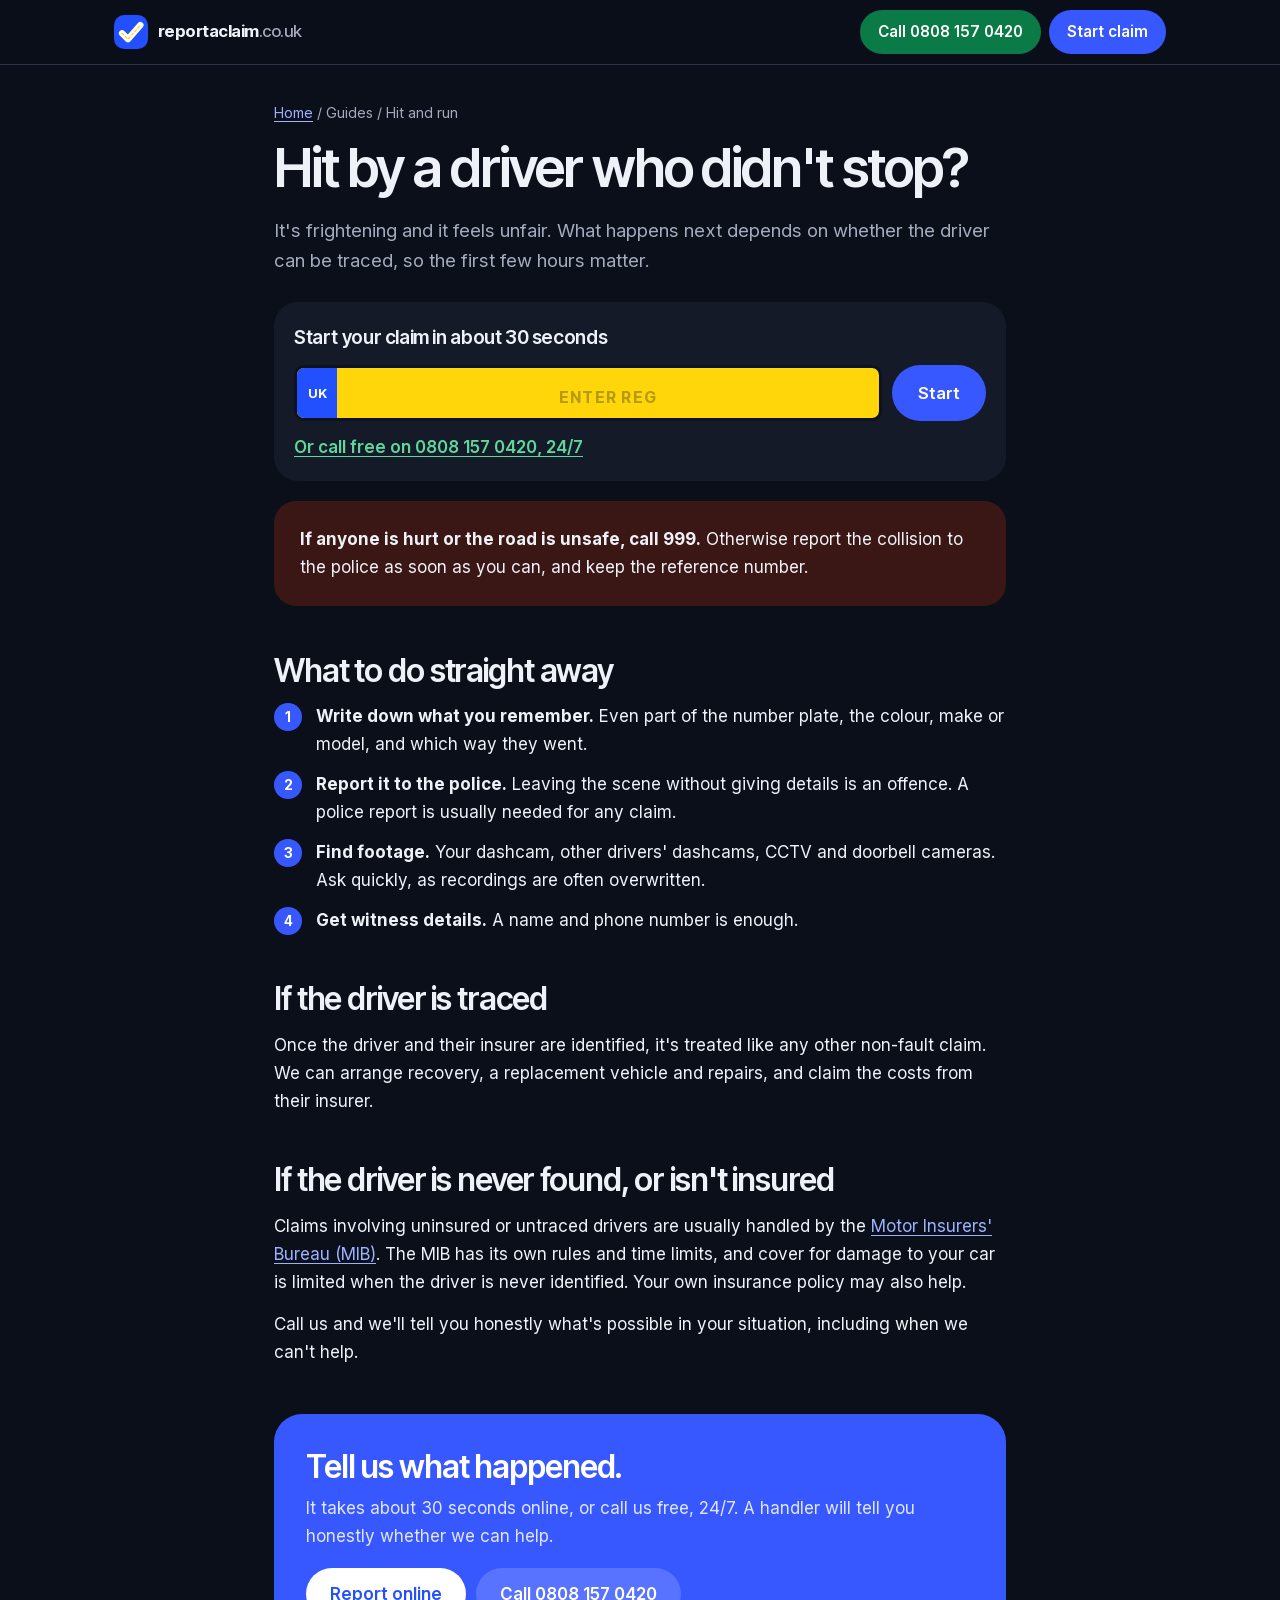
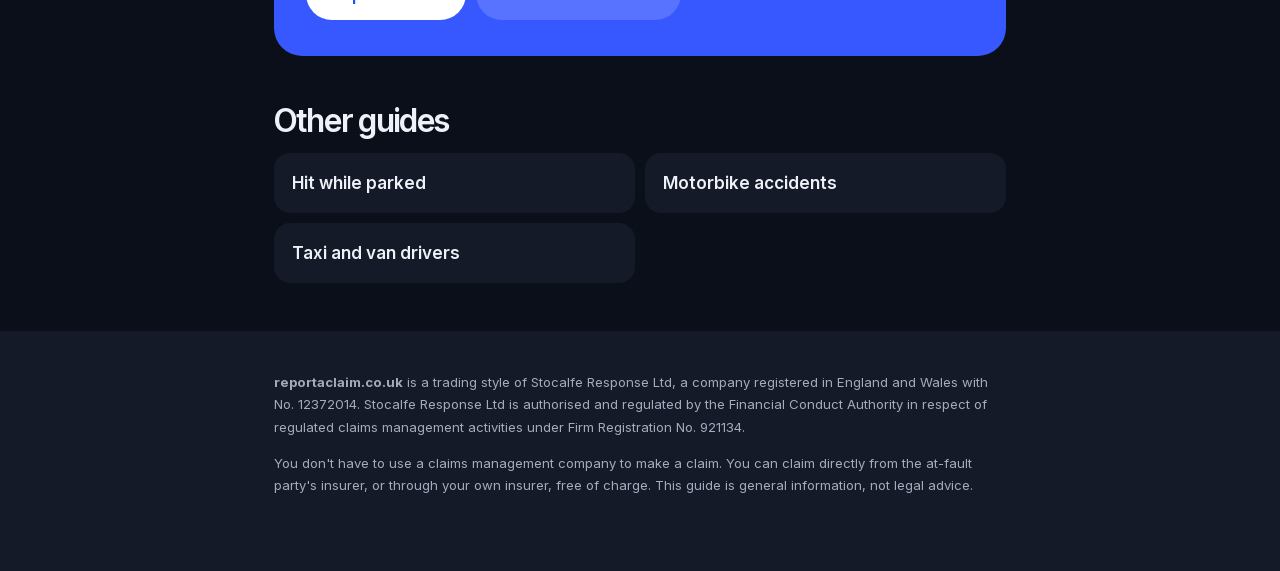
<file: hit-and-run.html>
<!doctype html>
<html lang="en-GB">
<head>
<meta charset="utf-8">
<meta name="viewport" content="width=device-width, initial-scale=1">
<title>Hit and run | Report a Claim</title>
<meta name="description" content="Hit by a driver who didn't stop? What to do straight away, how the Motor Insurers' Bureau fits in and where we can help.">
<link rel="canonical" href="https://report-a-claim.vercel.app/hit-and-run.html">
<link rel="icon" href="data:image/svg+xml,%3Csvg xmlns='http://www.w3.org/2000/svg' viewBox='0 0 40 40'%3E%3Crect width='40' height='40' rx='12' fill='%232350FF'/%3E%3C/svg%3E">
<link rel="preload" href="fonts/inter-tight-latin.woff2" as="font" type="font/woff2" crossorigin>
<link rel="stylesheet" href="guide.css">
<script>
(() => {
  let t = null;
  try { t = localStorage.getItem('rac-theme'); } catch (e) {}
  if (t !== 'dark' && t !== 'light') {
    const p = new Intl.DateTimeFormat('en-GB', { timeZone: 'Europe/London', month: 'numeric', hour: 'numeric', minute: 'numeric', hourCycle: 'h23' }).formatToParts(new Date());
    const g = k => +p.find(x => x.type === k).value;
    const h = g('hour') + g('minute') / 60, m = g('month') - 1;
    const rise = [8, 7.5, 6.5, 6.3, 5.3, 4.75, 5, 5.8, 6.7, 7.5, 7.2, 7.9];
    const set = [16.3, 17.2, 18, 19.8, 20.7, 21.25, 21.15, 20.3, 19.25, 18.15, 16.3, 15.9];
    t = h < rise[m] || h >= set[m] ? 'dark' : 'light';
  }
  document.documentElement.dataset.theme = t;
})();
</script>
</head>
<body>
<!-- TODO before launch: compliance review of MIB wording; confirm whether the firm handles untraced and uninsured driver claims -->
<header class="top"><div class="wrap">
  <a class="logo" href="index.html"><svg viewBox="0 0 40 40" aria-hidden="true"><rect width="40" height="40" rx="12" fill="#2350FF"/><path d="M9.5 21.5l7 7L31 12" fill="none" stroke="#fff" stroke-width="7.5" stroke-linecap="round" stroke-linejoin="round"/><path d="M9.5 21.5l7 7L31 12" fill="none" stroke="#FFD60A" stroke-width="1.6" stroke-linecap="round" stroke-linejoin="round" stroke-dasharray="2.6 2.9"/></svg><span>reportaclaim<span>.co.uk</span></span></a>
  <!-- TODO: replace with the real claims line -->
  <span class="top-cta"><a class="call" href="tel:+448081570420">Call 0808 157 0420</a><a class="start" href="index.html?type=hitrun#claim">Start claim</a></span>
</div></header>
<main class="wrap">
  <p class="crumbs"><a href="index.html">Home</a> / Guides / Hit and run</p>
  <h1>Hit by a driver who didn't stop?</h1>
  <p class="lede">It's frightening and it feels unfair. What happens next depends on whether the driver can be traced, so the first few hours matter.</p>
  <form class="qs" action="index.html#claim" method="get">
    <input type="hidden" name="type" value="hitrun">
    <p class="qs-title">Start your claim in about 30 seconds</p>
    <div class="qs-row">
      <label class="plate"><span class="gb">UK</span><span class="sr">Your vehicle registration</span><input name="reg" placeholder="Enter reg" maxlength="8" autocomplete="off" autocapitalize="characters" enterkeyhint="go" spellcheck="false"></label>
      <button class="qs-go" type="submit">Start</button>
    </div>
    <a class="qs-call" href="tel:+448081570420">Or call free on 0808 157 0420, 24/7</a>
  </form>
  <div class="box warn">
    <p style="margin:0"><strong>If anyone is hurt or the road is unsafe, call 999.</strong> Otherwise report the collision to the police as soon as you can, and keep the reference number.</p>
  </div>
  <h2>What to do straight away</h2>
  <ol class="steps">
    <li><strong>Write down what you remember.</strong> Even part of the number plate, the colour, make or model, and which way they went.</li>
    <li><strong>Report it to the police.</strong> Leaving the scene without giving details is an offence. A police report is usually needed for any claim.</li>
    <li><strong>Find footage.</strong> Your dashcam, other drivers' dashcams, CCTV and doorbell cameras. Ask quickly, as recordings are often overwritten.</li>
    <li><strong>Get witness details.</strong> A name and phone number is enough.</li>
  </ol>
  <h2>If the driver is traced</h2>
  <p>Once the driver and their insurer are identified, it's treated like any other non-fault claim. We can arrange recovery, a replacement vehicle and repairs, and claim the costs from their insurer.</p>
  <h2>If the driver is never found, or isn't insured</h2>
  <p>Claims involving uninsured or untraced drivers are usually handled by the <a href="https://www.mib.org.uk/" target="_blank" rel="noopener">Motor Insurers' Bureau (MIB)</a>. The MIB has its own rules and time limits, and cover for damage to your car is limited when the driver is never identified. Your own insurance policy may also help.</p>
  <p>Call us and we'll tell you honestly what's possible in your situation, including when we can't help.</p>
  <div class="cta">
    <h2>Tell us what happened.</h2>
    <p>It takes about 30 seconds online, or call us free, 24/7. A handler will tell you honestly whether we can help.</p>
    <div class="btns"><a class="btn btn-w" href="index.html?type=hitrun#claim">Report online</a><a class="btn btn-g" href="tel:+448081570420">Call 0808 157 0420</a></div>
  </div>
  <h2>Other guides</h2>
  <nav class="more" aria-label="Other guides"><a href="hit-while-parked.html">Hit while parked</a><a href="motorbike-accident.html">Motorbike accidents</a><a href="taxi-and-van-drivers.html">Taxi and van drivers</a></nav>
</main>
<nav class="mbar" aria-label="Quick actions">
  <a class="mbar-call" href="tel:+448081570420"><small>Call free, 24/7</small>0808 157 0420</a>
  <a class="mbar-go" href="index.html?type=hitrun#claim">Start online</a>
</nav>
<footer><div class="wrap">
<p><strong>reportaclaim.co.uk</strong> is a trading style of Stocalfe Response Ltd, a company registered in England and Wales with No. 12372014. Stocalfe Response Ltd is authorised and regulated by the Financial Conduct Authority in respect of regulated claims management activities under Firm Registration No. 921134.</p>
<p>You don't have to use a claims management company to make a claim. You can claim directly from the at-fault party's insurer, or through your own insurer, free of charge. This guide is general information, not legal advice.</p>
</div></footer>
</body>
</html>
</file>
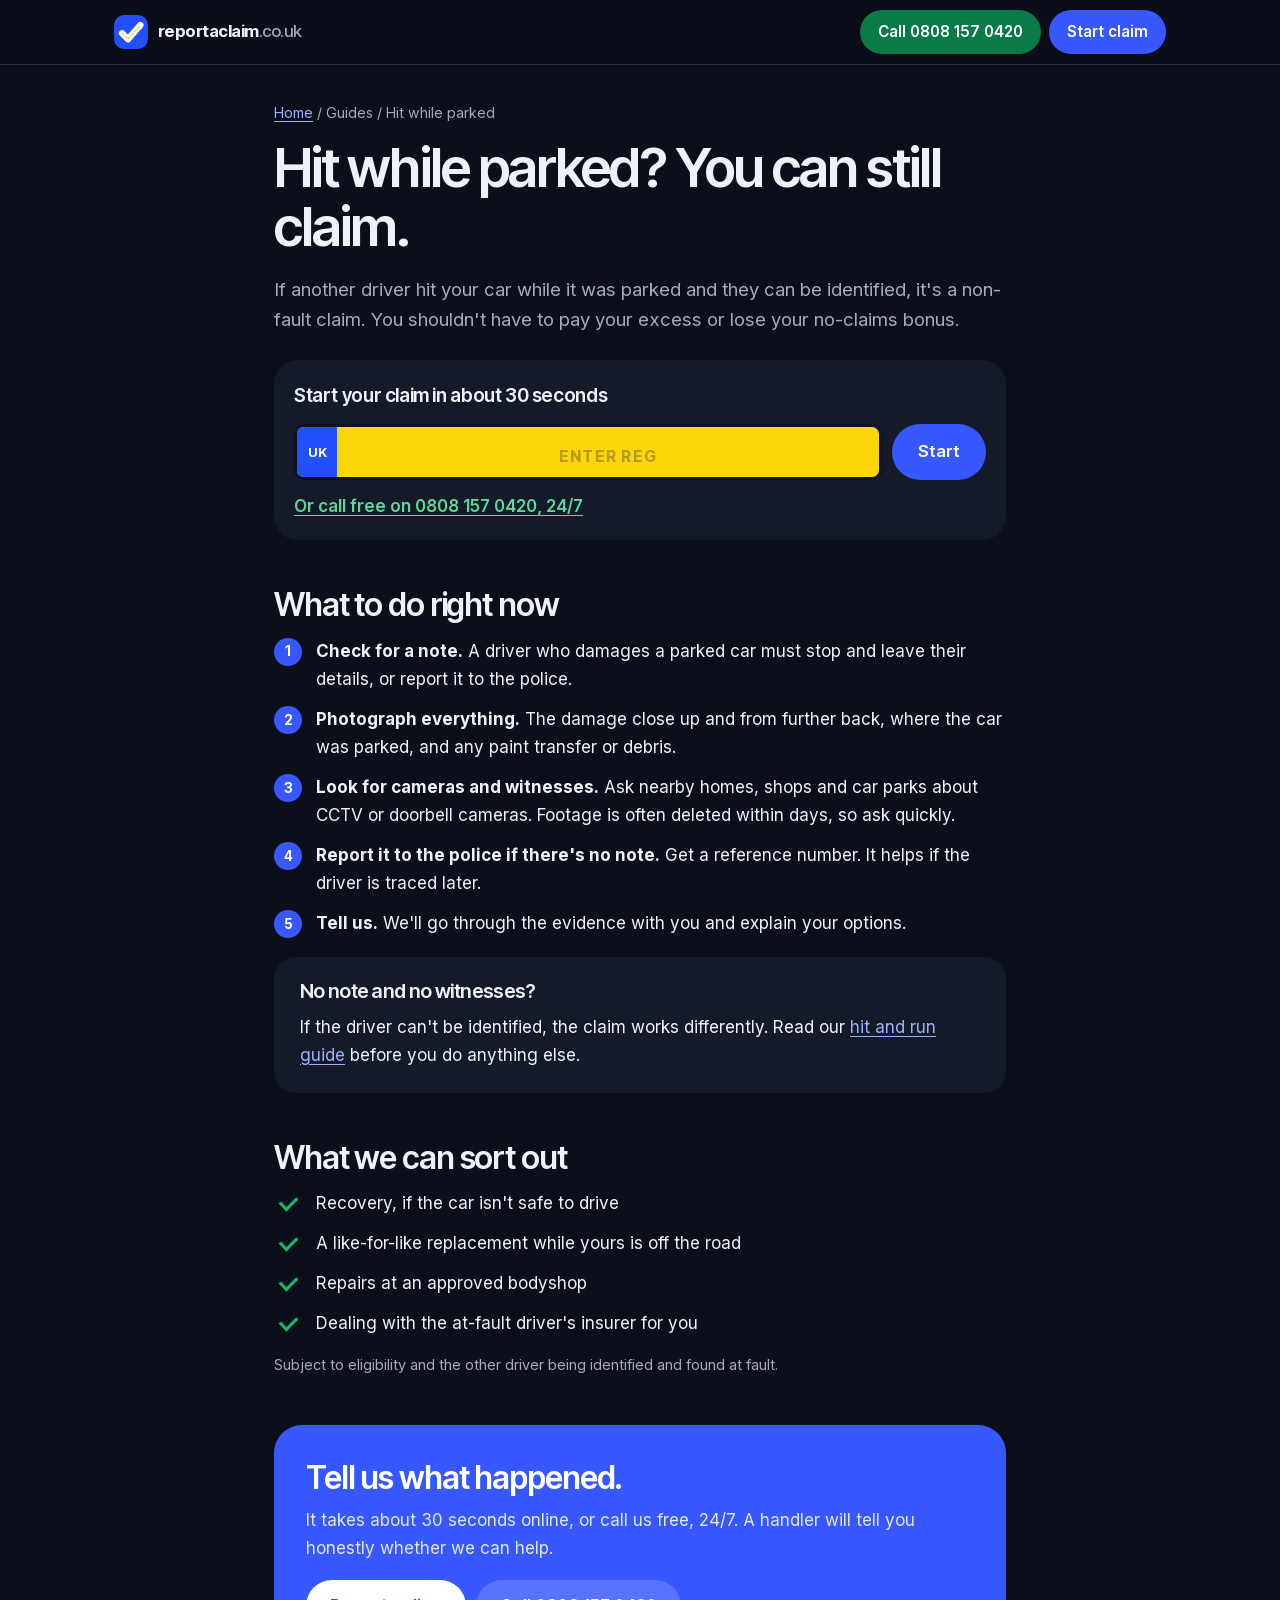
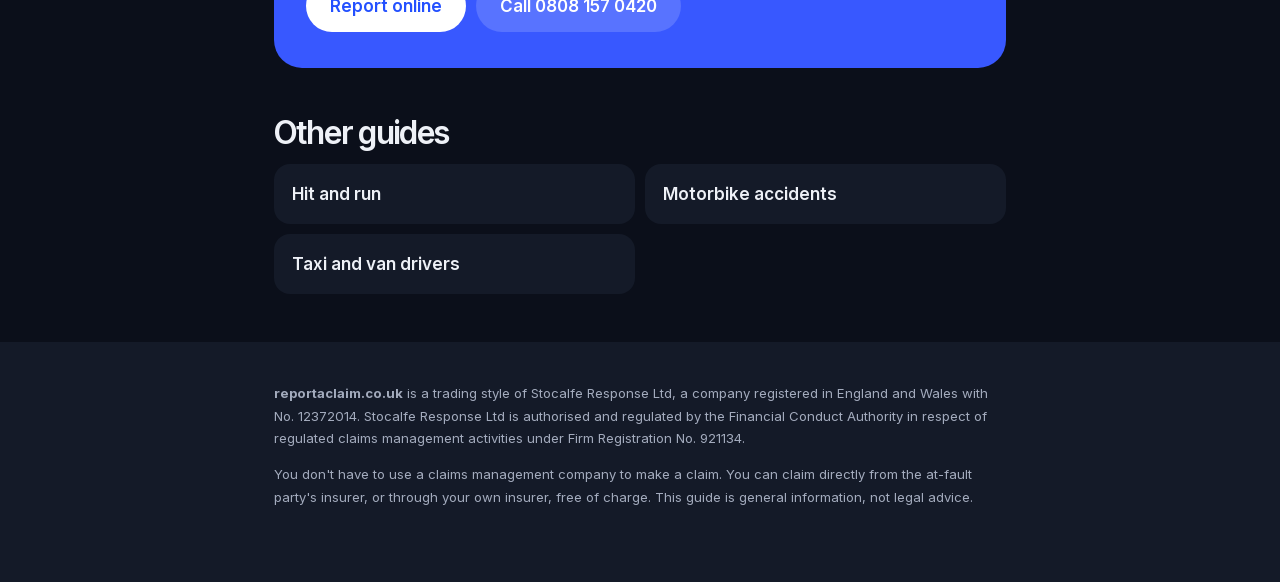
<file: hit-while-parked.html>
<!doctype html>
<html lang="en-GB">
<head>
<meta charset="utf-8">
<meta name="viewport" content="width=device-width, initial-scale=1">
<title>Hit while parked | Report a Claim</title>
<meta name="description" content="Came back to find your parked car damaged? What to do, what evidence helps and how a non-fault claim works.">
<link rel="canonical" href="https://report-a-claim.vercel.app/hit-while-parked.html">
<link rel="icon" href="data:image/svg+xml,%3Csvg xmlns='http://www.w3.org/2000/svg' viewBox='0 0 40 40'%3E%3Crect width='40' height='40' rx='12' fill='%232350FF'/%3E%3C/svg%3E">
<link rel="preload" href="fonts/inter-tight-latin.woff2" as="font" type="font/woff2" crossorigin>
<link rel="stylesheet" href="guide.css">
<script>
(() => {
  let t = null;
  try { t = localStorage.getItem('rac-theme'); } catch (e) {}
  if (t !== 'dark' && t !== 'light') {
    const p = new Intl.DateTimeFormat('en-GB', { timeZone: 'Europe/London', month: 'numeric', hour: 'numeric', minute: 'numeric', hourCycle: 'h23' }).formatToParts(new Date());
    const g = k => +p.find(x => x.type === k).value;
    const h = g('hour') + g('minute') / 60, m = g('month') - 1;
    const rise = [8, 7.5, 6.5, 6.3, 5.3, 4.75, 5, 5.8, 6.7, 7.5, 7.2, 7.9];
    const set = [16.3, 17.2, 18, 19.8, 20.7, 21.25, 21.15, 20.3, 19.25, 18.15, 16.3, 15.9];
    t = h < rise[m] || h >= set[m] ? 'dark' : 'light';
  }
  document.documentElement.dataset.theme = t;
})();
</script>
</head>
<body>
<header class="top"><div class="wrap">
  <a class="logo" href="index.html"><svg viewBox="0 0 40 40" aria-hidden="true"><rect width="40" height="40" rx="12" fill="#2350FF"/><path d="M9.5 21.5l7 7L31 12" fill="none" stroke="#fff" stroke-width="7.5" stroke-linecap="round" stroke-linejoin="round"/><path d="M9.5 21.5l7 7L31 12" fill="none" stroke="#FFD60A" stroke-width="1.6" stroke-linecap="round" stroke-linejoin="round" stroke-dasharray="2.6 2.9"/></svg><span>reportaclaim<span>.co.uk</span></span></a>
  <!-- TODO: replace with the real claims line -->
  <span class="top-cta"><a class="call" href="tel:+448081570420">Call 0808 157 0420</a><a class="start" href="index.html?type=parked#claim">Start claim</a></span>
</div></header>
<main class="wrap">
  <p class="crumbs"><a href="index.html">Home</a> / Guides / Hit while parked</p>
  <h1>Hit while parked? You can still claim.</h1>
  <p class="lede">If another driver hit your car while it was parked and they can be identified, it's a non-fault claim. You shouldn't have to pay your excess or lose your no-claims bonus.</p>
  <form class="qs" action="index.html#claim" method="get">
    <input type="hidden" name="type" value="parked">
    <p class="qs-title">Start your claim in about 30 seconds</p>
    <div class="qs-row">
      <label class="plate"><span class="gb">UK</span><span class="sr">Your vehicle registration</span><input name="reg" placeholder="Enter reg" maxlength="8" autocomplete="off" autocapitalize="characters" enterkeyhint="go" spellcheck="false"></label>
      <button class="qs-go" type="submit">Start</button>
    </div>
    <a class="qs-call" href="tel:+448081570420">Or call free on 0808 157 0420, 24/7</a>
  </form>
  <h2>What to do right now</h2>
  <ol class="steps">
    <li><strong>Check for a note.</strong> A driver who damages a parked car must stop and leave their details, or report it to the police.</li>
    <li><strong>Photograph everything.</strong> The damage close up and from further back, where the car was parked, and any paint transfer or debris.</li>
    <li><strong>Look for cameras and witnesses.</strong> Ask nearby homes, shops and car parks about CCTV or doorbell cameras. Footage is often deleted within days, so ask quickly.</li>
    <li><strong>Report it to the police if there's no note.</strong> Get a reference number. It helps if the driver is traced later.</li>
    <li><strong>Tell us.</strong> We'll go through the evidence with you and explain your options.</li>
  </ol>
  <div class="box">
    <h3>No note and no witnesses?</h3>
    <p style="margin:10px 0 0">If the driver can't be identified, the claim works differently. Read our <a href="hit-and-run.html">hit and run guide</a> before you do anything else.</p>
  </div>
  <h2>What we can sort out</h2>
  <ul class="ticks">
    <li>Recovery, if the car isn't safe to drive</li>
    <li>A like-for-like replacement while yours is off the road</li>
    <li>Repairs at an approved bodyshop</li>
    <li>Dealing with the at-fault driver's insurer for you</li>
  </ul>
  <p style="color:var(--muted);font-size:.9rem">Subject to eligibility and the other driver being identified and found at fault.</p>
  <div class="cta">
    <h2>Tell us what happened.</h2>
    <p>It takes about 30 seconds online, or call us free, 24/7. A handler will tell you honestly whether we can help.</p>
    <div class="btns"><a class="btn btn-w" href="index.html?type=parked#claim">Report online</a><a class="btn btn-g" href="tel:+448081570420">Call 0808 157 0420</a></div>
  </div>
  <h2>Other guides</h2>
  <nav class="more" aria-label="Other guides"><a href="hit-and-run.html">Hit and run</a><a href="motorbike-accident.html">Motorbike accidents</a><a href="taxi-and-van-drivers.html">Taxi and van drivers</a></nav>
</main>
<nav class="mbar" aria-label="Quick actions">
  <a class="mbar-call" href="tel:+448081570420"><small>Call free, 24/7</small>0808 157 0420</a>
  <a class="mbar-go" href="index.html?type=parked#claim">Start online</a>
</nav>
<footer><div class="wrap">
<p><strong>reportaclaim.co.uk</strong> is a trading style of Stocalfe Response Ltd, a company registered in England and Wales with No. 12372014. Stocalfe Response Ltd is authorised and regulated by the Financial Conduct Authority in respect of regulated claims management activities under Firm Registration No. 921134.</p>
<p>You don't have to use a claims management company to make a claim. You can claim directly from the at-fault party's insurer, or through your own insurer, free of charge. This guide is general information, not legal advice.</p>
</div></footer>
</body>
</html>
</file>
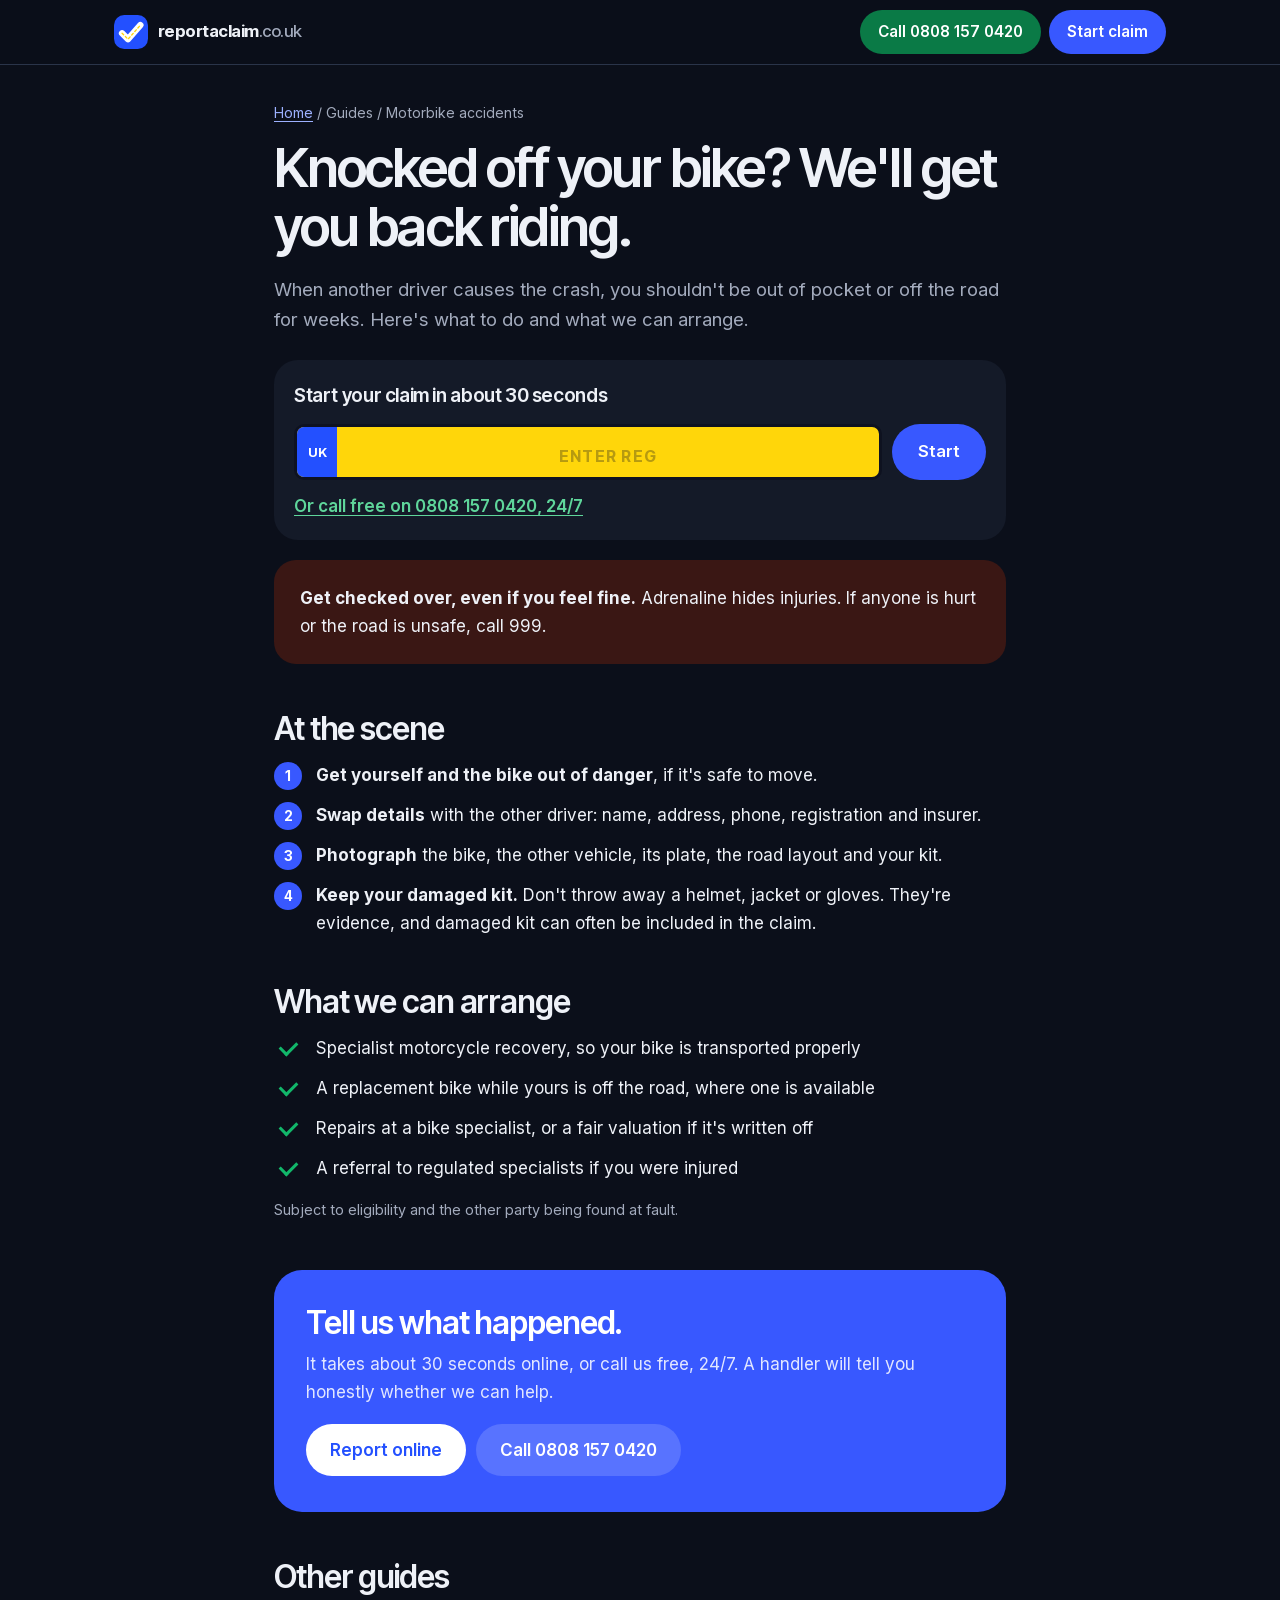
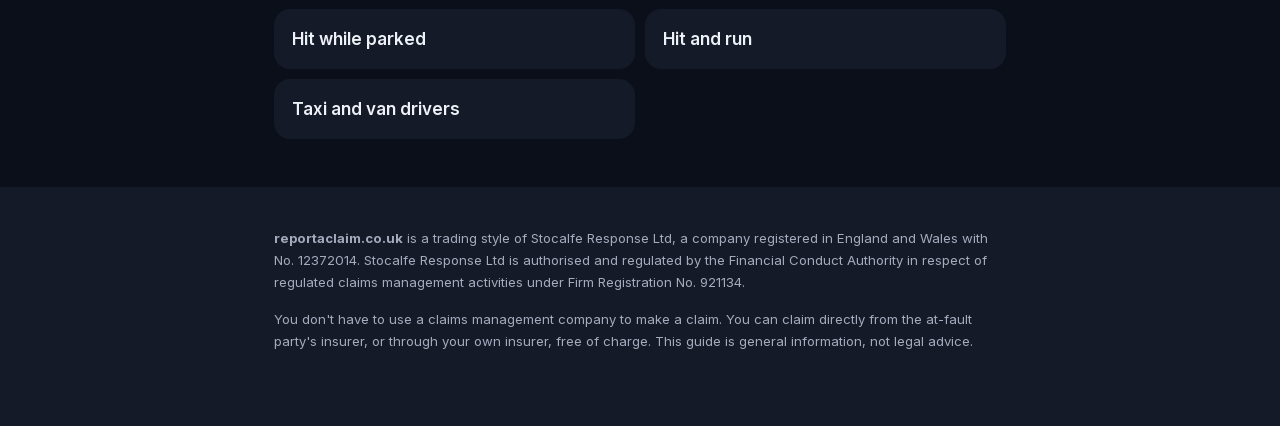
<file: motorbike-accident.html>
<!doctype html>
<html lang="en-GB">
<head>
<meta charset="utf-8">
<meta name="viewport" content="width=device-width, initial-scale=1">
<title>Motorbike accidents | Report a Claim</title>
<meta name="description" content="Knocked off your motorbike by another driver? Recovery, a replacement bike, repairs and damaged kit, sorted.">
<link rel="canonical" href="https://report-a-claim.vercel.app/motorbike-accident.html">
<link rel="icon" href="data:image/svg+xml,%3Csvg xmlns='http://www.w3.org/2000/svg' viewBox='0 0 40 40'%3E%3Crect width='40' height='40' rx='12' fill='%232350FF'/%3E%3C/svg%3E">
<link rel="preload" href="fonts/inter-tight-latin.woff2" as="font" type="font/woff2" crossorigin>
<link rel="stylesheet" href="guide.css">
<script>
(() => {
  let t = null;
  try { t = localStorage.getItem('rac-theme'); } catch (e) {}
  if (t !== 'dark' && t !== 'light') {
    const p = new Intl.DateTimeFormat('en-GB', { timeZone: 'Europe/London', month: 'numeric', hour: 'numeric', minute: 'numeric', hourCycle: 'h23' }).formatToParts(new Date());
    const g = k => +p.find(x => x.type === k).value;
    const h = g('hour') + g('minute') / 60, m = g('month') - 1;
    const rise = [8, 7.5, 6.5, 6.3, 5.3, 4.75, 5, 5.8, 6.7, 7.5, 7.2, 7.9];
    const set = [16.3, 17.2, 18, 19.8, 20.7, 21.25, 21.15, 20.3, 19.25, 18.15, 16.3, 15.9];
    t = h < rise[m] || h >= set[m] ? 'dark' : 'light';
  }
  document.documentElement.dataset.theme = t;
})();
</script>
</head>
<body>
<!-- TODO before launch: confirm the firm handles motorcycle claims and can supply replacement bikes -->
<header class="top"><div class="wrap">
  <a class="logo" href="index.html"><svg viewBox="0 0 40 40" aria-hidden="true"><rect width="40" height="40" rx="12" fill="#2350FF"/><path d="M9.5 21.5l7 7L31 12" fill="none" stroke="#fff" stroke-width="7.5" stroke-linecap="round" stroke-linejoin="round"/><path d="M9.5 21.5l7 7L31 12" fill="none" stroke="#FFD60A" stroke-width="1.6" stroke-linecap="round" stroke-linejoin="round" stroke-dasharray="2.6 2.9"/></svg><span>reportaclaim<span>.co.uk</span></span></a>
  <!-- TODO: replace with the real claims line -->
  <span class="top-cta"><a class="call" href="tel:+448081570420">Call 0808 157 0420</a><a class="start" href="index.html?type=motorbike#claim">Start claim</a></span>
</div></header>
<main class="wrap">
  <p class="crumbs"><a href="index.html">Home</a> / Guides / Motorbike accidents</p>
  <h1>Knocked off your bike? We'll get you back riding.</h1>
  <p class="lede">When another driver causes the crash, you shouldn't be out of pocket or off the road for weeks. Here's what to do and what we can arrange.</p>
  <form class="qs" action="index.html#claim" method="get">
    <input type="hidden" name="type" value="motorbike">
    <p class="qs-title">Start your claim in about 30 seconds</p>
    <div class="qs-row">
      <label class="plate"><span class="gb">UK</span><span class="sr">Your vehicle registration</span><input name="reg" placeholder="Enter reg" maxlength="8" autocomplete="off" autocapitalize="characters" enterkeyhint="go" spellcheck="false"></label>
      <button class="qs-go" type="submit">Start</button>
    </div>
    <a class="qs-call" href="tel:+448081570420">Or call free on 0808 157 0420, 24/7</a>
  </form>
  <div class="box warn">
    <p style="margin:0"><strong>Get checked over, even if you feel fine.</strong> Adrenaline hides injuries. If anyone is hurt or the road is unsafe, call 999.</p>
  </div>
  <h2>At the scene</h2>
  <ol class="steps">
    <li><strong>Get yourself and the bike out of danger</strong>, if it's safe to move.</li>
    <li><strong>Swap details</strong> with the other driver: name, address, phone, registration and insurer.</li>
    <li><strong>Photograph</strong> the bike, the other vehicle, its plate, the road layout and your kit.</li>
    <li><strong>Keep your damaged kit.</strong> Don't throw away a helmet, jacket or gloves. They're evidence, and damaged kit can often be included in the claim.</li>
  </ol>
  <h2>What we can arrange</h2>
  <ul class="ticks">
    <li>Specialist motorcycle recovery, so your bike is transported properly</li>
    <li>A replacement bike while yours is off the road, where one is available</li>
    <li>Repairs at a bike specialist, or a fair valuation if it's written off</li>
    <li>A referral to regulated specialists if you were injured</li>
  </ul>
  <p style="color:var(--muted);font-size:.9rem">Subject to eligibility and the other party being found at fault.</p>
  <div class="cta">
    <h2>Tell us what happened.</h2>
    <p>It takes about 30 seconds online, or call us free, 24/7. A handler will tell you honestly whether we can help.</p>
    <div class="btns"><a class="btn btn-w" href="index.html?type=motorbike#claim">Report online</a><a class="btn btn-g" href="tel:+448081570420">Call 0808 157 0420</a></div>
  </div>
  <h2>Other guides</h2>
  <nav class="more" aria-label="Other guides"><a href="hit-while-parked.html">Hit while parked</a><a href="hit-and-run.html">Hit and run</a><a href="taxi-and-van-drivers.html">Taxi and van drivers</a></nav>
</main>
<nav class="mbar" aria-label="Quick actions">
  <a class="mbar-call" href="tel:+448081570420"><small>Call free, 24/7</small>0808 157 0420</a>
  <a class="mbar-go" href="index.html?type=motorbike#claim">Start online</a>
</nav>
<footer><div class="wrap">
<p><strong>reportaclaim.co.uk</strong> is a trading style of Stocalfe Response Ltd, a company registered in England and Wales with No. 12372014. Stocalfe Response Ltd is authorised and regulated by the Financial Conduct Authority in respect of regulated claims management activities under Firm Registration No. 921134.</p>
<p>You don't have to use a claims management company to make a claim. You can claim directly from the at-fault party's insurer, or through your own insurer, free of charge. This guide is general information, not legal advice.</p>
</div></footer>
</body>
</html>
</file>
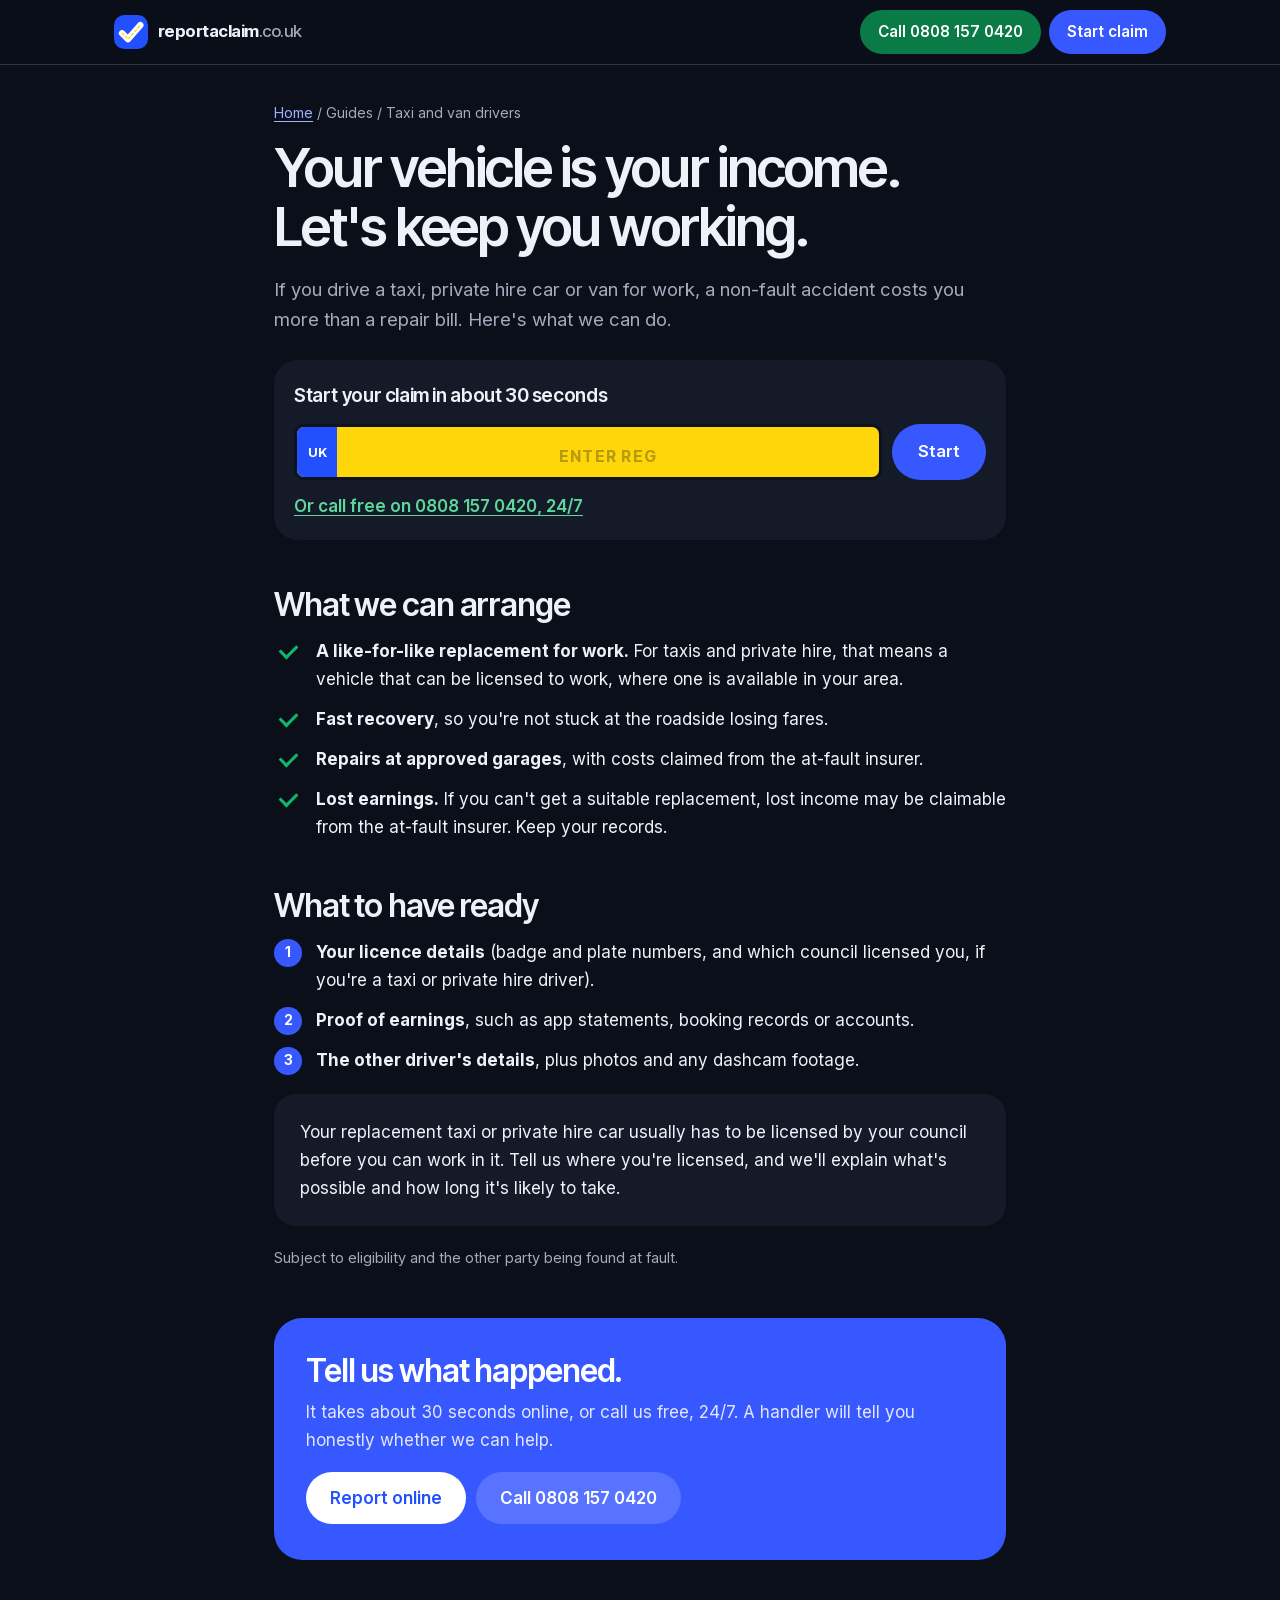
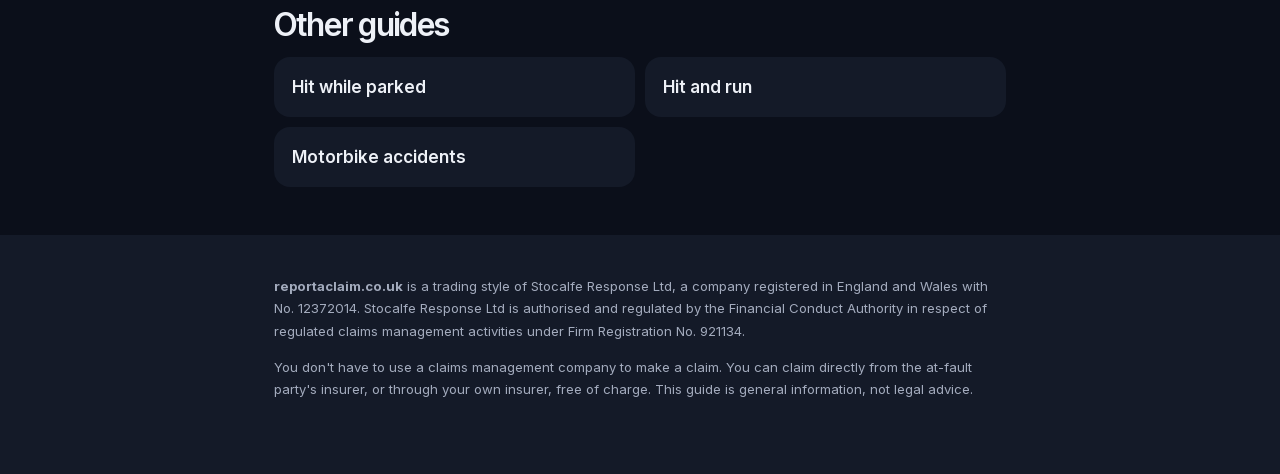
<file: taxi-and-van-drivers.html>
<!doctype html>
<html lang="en-GB">
<head>
<meta charset="utf-8">
<meta name="viewport" content="width=device-width, initial-scale=1">
<title>Taxi and van drivers | Report a Claim</title>
<meta name="description" content="Taxi, private hire or van driver hit by someone else? Every day off the road costs you. Here's how we keep you working.">
<link rel="canonical" href="https://report-a-claim.vercel.app/taxi-and-van-drivers.html">
<link rel="icon" href="data:image/svg+xml,%3Csvg xmlns='http://www.w3.org/2000/svg' viewBox='0 0 40 40'%3E%3Crect width='40' height='40' rx='12' fill='%232350FF'/%3E%3C/svg%3E">
<link rel="preload" href="fonts/inter-tight-latin.woff2" as="font" type="font/woff2" crossorigin>
<link rel="stylesheet" href="guide.css">
<script>
(() => {
  let t = null;
  try { t = localStorage.getItem('rac-theme'); } catch (e) {}
  if (t !== 'dark' && t !== 'light') {
    const p = new Intl.DateTimeFormat('en-GB', { timeZone: 'Europe/London', month: 'numeric', hour: 'numeric', minute: 'numeric', hourCycle: 'h23' }).formatToParts(new Date());
    const g = k => +p.find(x => x.type === k).value;
    const h = g('hour') + g('minute') / 60, m = g('month') - 1;
    const rise = [8, 7.5, 6.5, 6.3, 5.3, 4.75, 5, 5.8, 6.7, 7.5, 7.2, 7.9];
    const set = [16.3, 17.2, 18, 19.8, 20.7, 21.25, 21.15, 20.3, 19.25, 18.15, 16.3, 15.9];
    t = h < rise[m] || h >= set[m] ? 'dark' : 'light';
  }
  document.documentElement.dataset.theme = t;
})();
</script>
</head>
<body>
<!-- TODO before launch: confirm the firm supplies licensed replacement taxis/vans and pursues loss of earnings -->
<header class="top"><div class="wrap">
  <a class="logo" href="index.html"><svg viewBox="0 0 40 40" aria-hidden="true"><rect width="40" height="40" rx="12" fill="#2350FF"/><path d="M9.5 21.5l7 7L31 12" fill="none" stroke="#fff" stroke-width="7.5" stroke-linecap="round" stroke-linejoin="round"/><path d="M9.5 21.5l7 7L31 12" fill="none" stroke="#FFD60A" stroke-width="1.6" stroke-linecap="round" stroke-linejoin="round" stroke-dasharray="2.6 2.9"/></svg><span>reportaclaim<span>.co.uk</span></span></a>
  <!-- TODO: replace with the real claims line -->
  <span class="top-cta"><a class="call" href="tel:+448081570420">Call 0808 157 0420</a><a class="start" href="index.html?type=taxi#claim">Start claim</a></span>
</div></header>
<main class="wrap">
  <p class="crumbs"><a href="index.html">Home</a> / Guides / Taxi and van drivers</p>
  <h1>Your vehicle is your income. Let's keep you working.</h1>
  <p class="lede">If you drive a taxi, private hire car or van for work, a non-fault accident costs you more than a repair bill. Here's what we can do.</p>
  <form class="qs" action="index.html#claim" method="get">
    <input type="hidden" name="type" value="taxi">
    <p class="qs-title">Start your claim in about 30 seconds</p>
    <div class="qs-row">
      <label class="plate"><span class="gb">UK</span><span class="sr">Your vehicle registration</span><input name="reg" placeholder="Enter reg" maxlength="8" autocomplete="off" autocapitalize="characters" enterkeyhint="go" spellcheck="false"></label>
      <button class="qs-go" type="submit">Start</button>
    </div>
    <a class="qs-call" href="tel:+448081570420">Or call free on 0808 157 0420, 24/7</a>
  </form>
  <h2>What we can arrange</h2>
  <ul class="ticks">
    <li><strong>A like-for-like replacement for work.</strong> For taxis and private hire, that means a vehicle that can be licensed to work, where one is available in your area.</li>
    <li><strong>Fast recovery</strong>, so you're not stuck at the roadside losing fares.</li>
    <li><strong>Repairs at approved garages</strong>, with costs claimed from the at-fault insurer.</li>
    <li><strong>Lost earnings.</strong> If you can't get a suitable replacement, lost income may be claimable from the at-fault insurer. Keep your records.</li>
  </ul>
  <h2>What to have ready</h2>
  <ol class="steps">
    <li><strong>Your licence details</strong> (badge and plate numbers, and which council licensed you, if you're a taxi or private hire driver).</li>
    <li><strong>Proof of earnings</strong>, such as app statements, booking records or accounts.</li>
    <li><strong>The other driver's details</strong>, plus photos and any dashcam footage.</li>
  </ol>
  <div class="box">
    <p style="margin:0">Your replacement taxi or private hire car usually has to be licensed by your council before you can work in it. Tell us where you're licensed, and we'll explain what's possible and how long it's likely to take.</p>
  </div>
  <p style="color:var(--muted);font-size:.9rem">Subject to eligibility and the other party being found at fault.</p>
  <div class="cta">
    <h2>Tell us what happened.</h2>
    <p>It takes about 30 seconds online, or call us free, 24/7. A handler will tell you honestly whether we can help.</p>
    <div class="btns"><a class="btn btn-w" href="index.html?type=taxi#claim">Report online</a><a class="btn btn-g" href="tel:+448081570420">Call 0808 157 0420</a></div>
  </div>
  <h2>Other guides</h2>
  <nav class="more" aria-label="Other guides"><a href="hit-while-parked.html">Hit while parked</a><a href="hit-and-run.html">Hit and run</a><a href="motorbike-accident.html">Motorbike accidents</a></nav>
</main>
<nav class="mbar" aria-label="Quick actions">
  <a class="mbar-call" href="tel:+448081570420"><small>Call free, 24/7</small>0808 157 0420</a>
  <a class="mbar-go" href="index.html?type=taxi#claim">Start online</a>
</nav>
<footer><div class="wrap">
<p><strong>reportaclaim.co.uk</strong> is a trading style of Stocalfe Response Ltd, a company registered in England and Wales with No. 12372014. Stocalfe Response Ltd is authorised and regulated by the Financial Conduct Authority in respect of regulated claims management activities under Firm Registration No. 921134.</p>
<p>You don't have to use a claims management company to make a claim. You can claim directly from the at-fault party's insurer, or through your own insurer, free of charge. This guide is general information, not legal advice.</p>
</div></footer>
</body>
</html>
</file>
<file: guide.css>
/* Self-hosted Inter and Inter Tight (latin, variable). Google's copy is only a fallback for files opened from disk. */
@font-face{font-family:"Inter";font-style:normal;font-weight:400 700;font-display:swap;src:url(fonts/inter-latin.woff2) format("woff2"),url(https://fonts.gstatic.com/s/inter/v20/UcC73FwrK3iLTeHuS_nVMrMxCp50SjIa1ZL7W0Q5nw.woff2) format("woff2")}
@font-face{font-family:"Inter Tight";font-style:normal;font-weight:500 700;font-display:swap;src:url(fonts/inter-tight-latin.woff2) format("woff2"),url(https://fonts.gstatic.com/s/intertight/v9/NGSwv5HMAFg6IuGlBNMjxLsH8ahuQ2e8.woff2) format("woff2")}
/* Fallback faces sized to Inter's metrics, so text doesn't jump when the web fonts arrive */
@font-face{font-family:"Inter Fallback";src:local("Arial"),local("ArialMT"),local("Liberation Sans");size-adjust:105.9%;ascent-override:91.5%;descent-override:22.9%;line-gap-override:0%}
@font-face{font-family:"Inter Tight Fallback";font-weight:500 700;src:local("Arial Bold"),local("Arial-BoldMT"),local("Liberation Sans Bold");size-adjust:94.8%;ascent-override:102.2%;descent-override:25.6%;line-gap-override:0%}
:root{
  --ink:#0E1220; --ink-2:#2B3245; --muted:#5D6578;
  --bg:#FFFFFF; --soft:#F4F6F9; --line:#E3E7EE;
  --blue:#2350FF; --blue-h:#1A3FE0; --blue-soft:#E8EDFF; --blue-txt:#2350FF;
  --plate:#FFD60A; --go:#12B76A; --stop:#F04438; --card:#fff;
  --display:"Inter Tight","Inter Tight Fallback",ui-sans-serif,system-ui,sans-serif;
  --body:"Inter","Inter Fallback",ui-sans-serif,system-ui,sans-serif;
  --ease:cubic-bezier(.2,.7,.2,1);
}
[data-theme=dark]{color-scheme:dark;--ink:#EEF1F7;--ink-2:#C9CFDB;--muted:#A3ABBD;--bg:#0B0F1A;--soft:#141A28;--line:#2A3449;--blue:#3858FF;--blue-h:#4B69FF;--blue-soft:#1A2350;--blue-txt:#9DB1FF;--card:#111827}
*{box-sizing:border-box;margin:0;padding:0}
html{-webkit-text-size-adjust:100%;overflow-x:clip}
body{font-family:var(--body);background:var(--bg);color:var(--ink);font-size:17px;line-height:1.65;-webkit-font-smoothing:antialiased}
a{color:var(--blue-txt);text-underline-offset:3px}
.wrap{max-width:780px;margin:0 auto;padding:0 24px}
h1,h2,h3{font-family:var(--display);font-weight:600;line-height:1.08;letter-spacing:-.035em}
h1{font-size:clamp(2.2rem,6vw,3.4rem);margin-bottom:18px}
h2{font-size:clamp(1.5rem,3.6vw,2rem);margin:48px 0 14px}
p{margin-bottom:14px}
.top{position:sticky;top:0;z-index:5;background:rgba(255,255,255,.88);backdrop-filter:blur(14px);-webkit-backdrop-filter:blur(14px);border-bottom:1px solid var(--line)}
.top .wrap{display:flex;align-items:center;justify-content:space-between;height:64px;gap:12px;max-width:1100px}
.logo{display:flex;align-items:center;gap:10px;text-decoration:none;color:var(--ink);font-family:var(--display);font-weight:700;letter-spacing:-.03em;font-size:1.05rem}
.logo svg{width:34px;height:34px}
.logo span span{color:var(--muted);font-weight:500}
.sr{position:absolute;width:1px;height:1px;overflow:hidden;clip:rect(0 0 0 0);white-space:nowrap}
.call{display:inline-flex;align-items:center;min-height:44px;padding:0 18px;border-radius:999px;background:#0A7A46;color:#fff;font-weight:600;text-decoration:none;font-size:.95rem}
.top-cta{display:flex;gap:8px}
.start{display:inline-flex;align-items:center;min-height:44px;padding:0 18px;border-radius:999px;background:var(--blue);color:#fff;font-weight:600;text-decoration:none;font-size:.95rem}
[data-theme=dark] .top{background:rgba(11,15,26,.88)}
/* Quick start: the reg goes straight into the claim form on the home page */
.qs{margin:26px 0 8px;padding:20px;border-radius:24px;background:var(--soft)}
.qs-title{font-family:var(--display);font-weight:600;font-size:1.2rem;letter-spacing:-.02em;margin-bottom:12px}
.qs-row{display:flex;gap:10px}
.qs .plate{flex:1;min-width:0;display:flex;border:3px solid #0E1220;border-radius:10px;overflow:hidden;background:var(--plate)}
.qs .gb{display:grid;place-items:center;width:40px;background:#2350FF;color:#fff;font-weight:700;font-size:.8rem}
.qs .plate input{flex:1;min-width:0;border:0;background:transparent;font-family:var(--display);font-weight:700;font-size:1.6rem;letter-spacing:.05em;text-transform:uppercase;text-align:center;padding:8px;color:#0E1220}
.qs .plate input::placeholder{color:rgba(14,18,32,.3);font-size:.62em;letter-spacing:.08em}
.qs .plate input:focus{outline:none}
.qs .plate:focus-within{box-shadow:0 0 0 4px rgba(35,80,255,.25)}
.qs-go{flex:none;min-height:56px;padding:0 26px;border:0;border-radius:999px;background:var(--blue);color:#fff;font:inherit;font-weight:600;font-size:1.05rem;cursor:pointer}
.qs-call{display:inline-block;margin-top:12px;font-weight:600;color:#0A7A46}
[data-theme=dark] .qs-call{color:#5FD69B}
.crumbs{font-size:.88rem;color:var(--muted);margin:36px 0 14px}
.lede{font-size:1.15rem;color:var(--muted)}
.box{background:var(--soft);border-radius:22px;padding:24px 26px;margin:20px 0}
.box.warn{background:#FEF0EF}
[data-theme=dark] .box.warn{background:#3A1714}
ol.steps,ul.ticks{list-style:none;display:grid;gap:12px;margin:8px 0 16px}
ol.steps{counter-reset:s}
ol.steps li,ul.ticks li{position:relative;padding-left:42px}
ol.steps li::before{counter-increment:s;content:counter(s);position:absolute;left:0;top:1px;width:28px;height:28px;border-radius:50%;background:var(--blue);color:#fff;display:grid;place-items:center;font-size:.85rem;font-weight:700}
ul.ticks li::before{content:"";position:absolute;left:6px;top:7px;width:14px;height:8px;border-left:3px solid var(--go);border-bottom:3px solid var(--go);transform:rotate(-45deg)}
.cta{margin:48px 0;padding:36px 32px;border-radius:28px;background:var(--blue);color:#fff}
.cta h2{margin:0 0 10px;color:#fff}
.cta p{color:rgba(255,255,255,.85)}
.cta .btns{display:flex;gap:10px;flex-wrap:wrap;margin-top:18px}
.btn{display:inline-flex;align-items:center;justify-content:center;min-height:52px;padding:0 24px;border-radius:999px;font-weight:600;text-decoration:none}
.btn-w{background:#fff;color:#2350FF}
.btn-g{background:rgba(255,255,255,.16);color:#fff}
.more{display:grid;grid-template-columns:1fr 1fr;gap:10px;margin:12px 0 48px}
.more a{display:block;padding:16px 18px;border-radius:16px;background:var(--soft);color:var(--ink);text-decoration:none;font-weight:600}
.more a:hover{background:var(--blue-soft)}
footer{background:var(--soft);color:var(--muted);font-size:.82rem;line-height:1.7;padding:40px 0 60px}
footer p{max-width:80ch}
@media (max-width:640px){
  .wrap{padding:0 16px}
  body{font-size:16px}
  .more{grid-template-columns:1fr}
  .cta{padding:28px 22px}
  .logo span span{display:none}
  /* The bottom bar carries the call button on phones */
  .top .call{display:none}
  footer{padding-bottom:110px}
}
/* Mobile action bar: call or start a claim, always in thumb reach */
.mbar{display:none}
@media (max-width:640px){
  .mbar{position:fixed;left:0;right:0;bottom:0;z-index:5;display:grid;grid-template-columns:1.6fr 1fr;gap:8px;padding:10px 12px calc(10px + env(safe-area-inset-bottom));background:rgba(255,255,255,.92);backdrop-filter:blur(14px);-webkit-backdrop-filter:blur(14px);box-shadow:0 -1px 0 var(--line)}
  .mbar a{display:flex;flex-direction:column;align-items:center;justify-content:center;min-height:54px;border-radius:999px;font-weight:600;text-decoration:none;color:#fff;line-height:1.1}
  .mbar small{font-family:var(--body);font-size:.72rem;font-weight:500;letter-spacing:0;opacity:.95}
  .mbar-call{background:#0A7A46;font-family:var(--display);font-size:1.08rem;letter-spacing:-.01em;white-space:nowrap}
  .mbar-go{background:var(--blue)}
  [data-theme=dark] .mbar{background:rgba(11,15,26,.92)}
}
</file>
